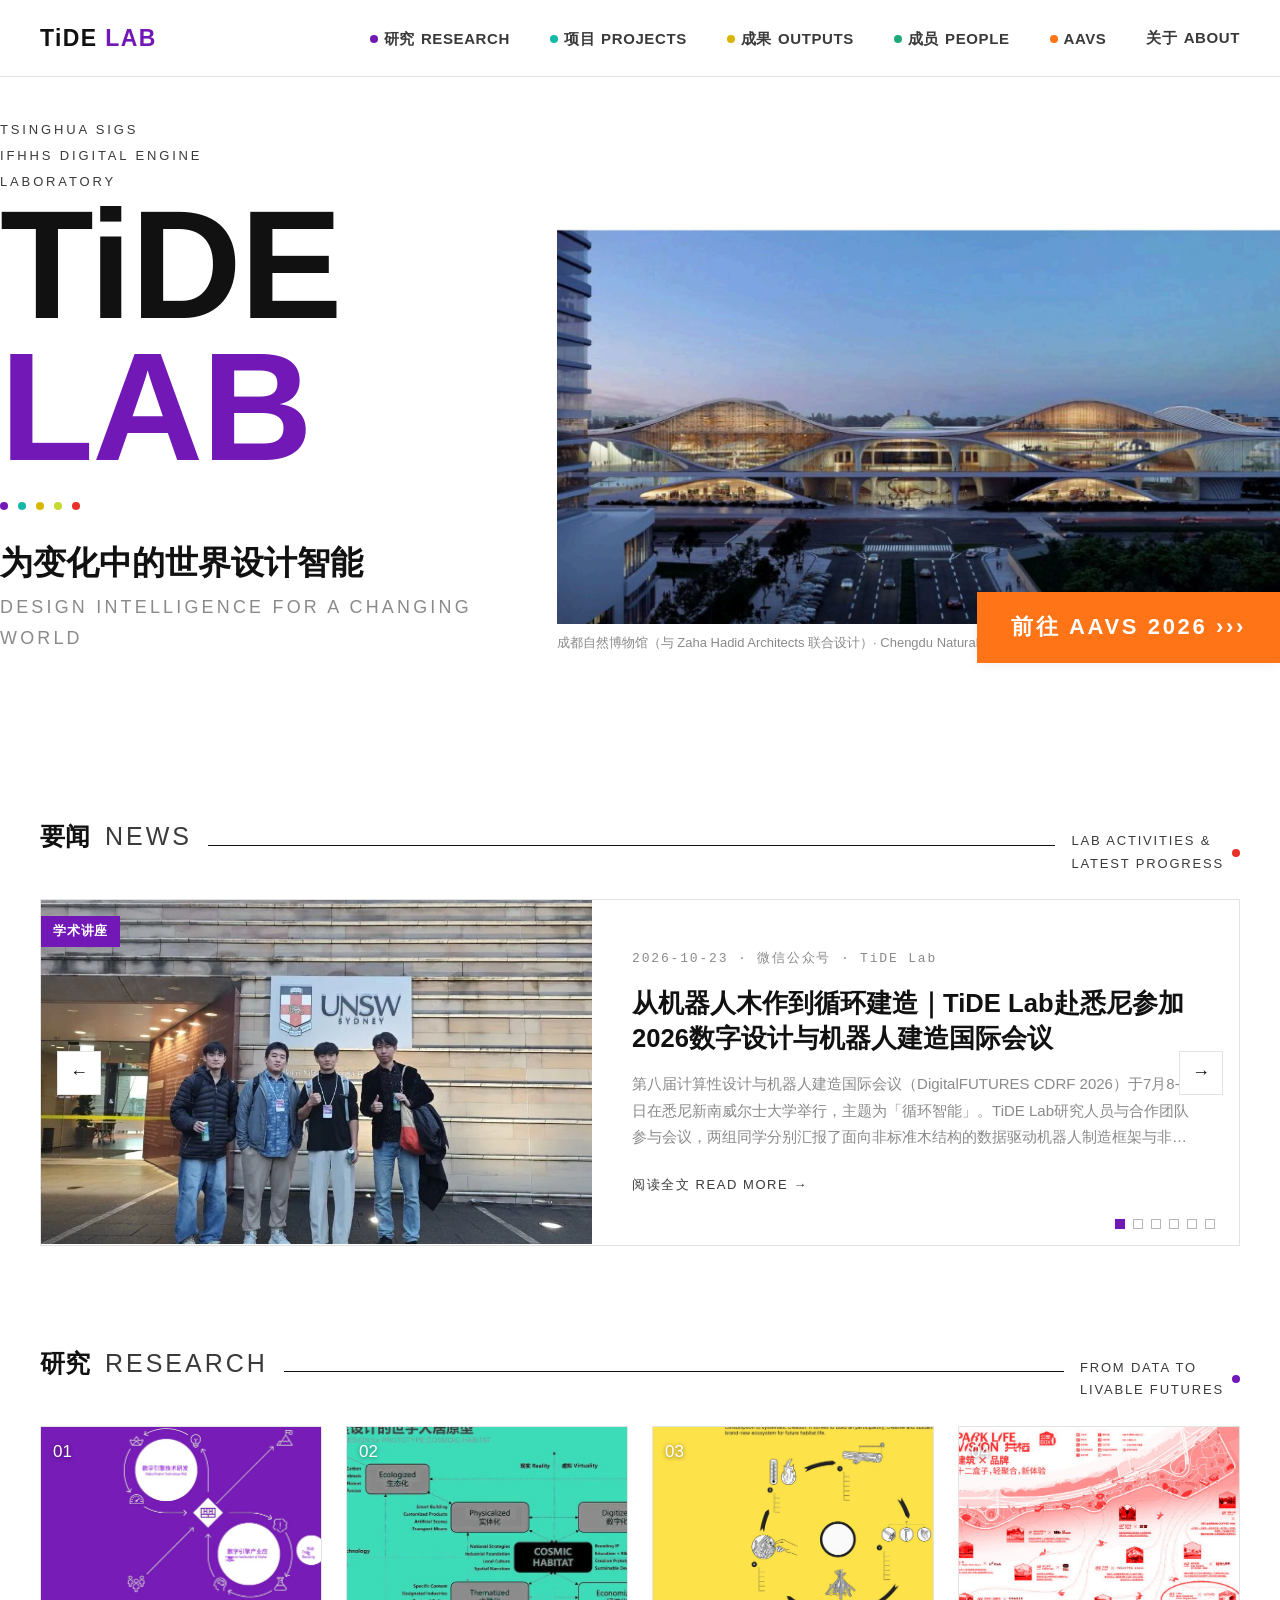
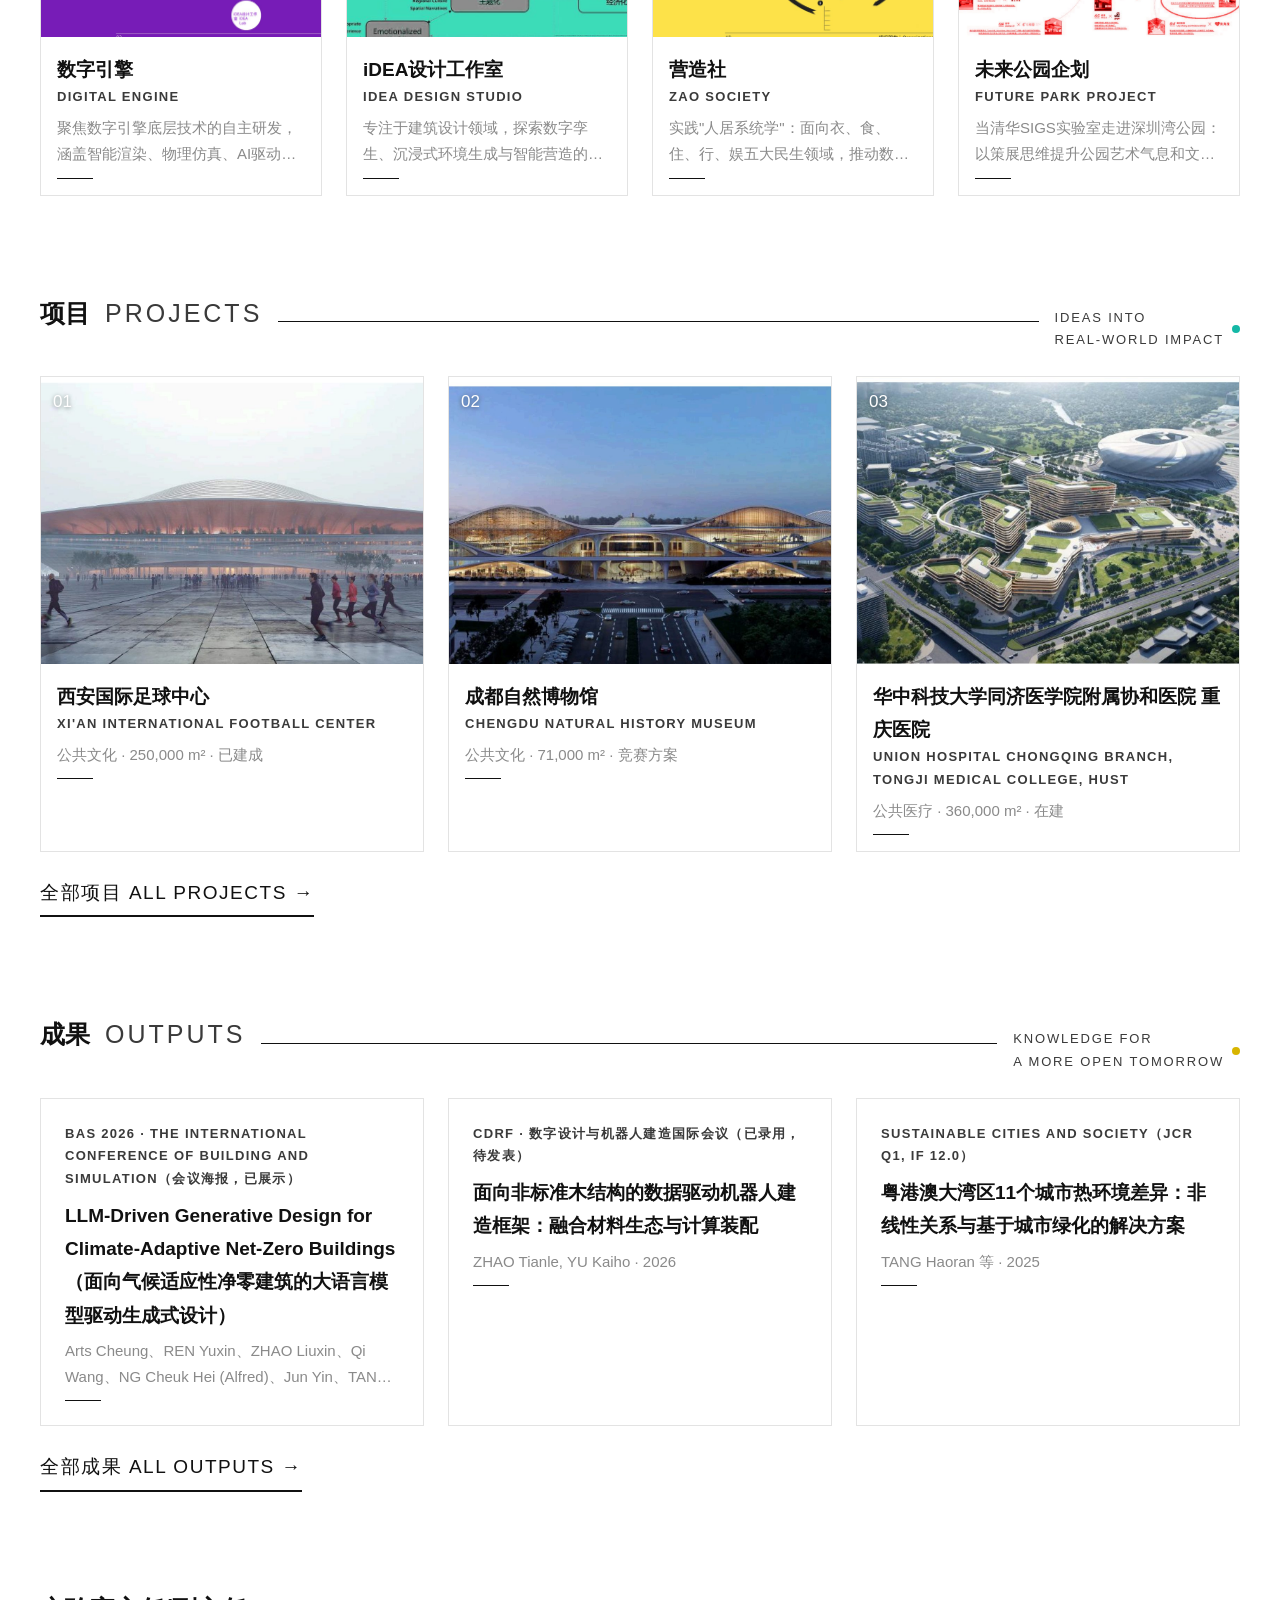
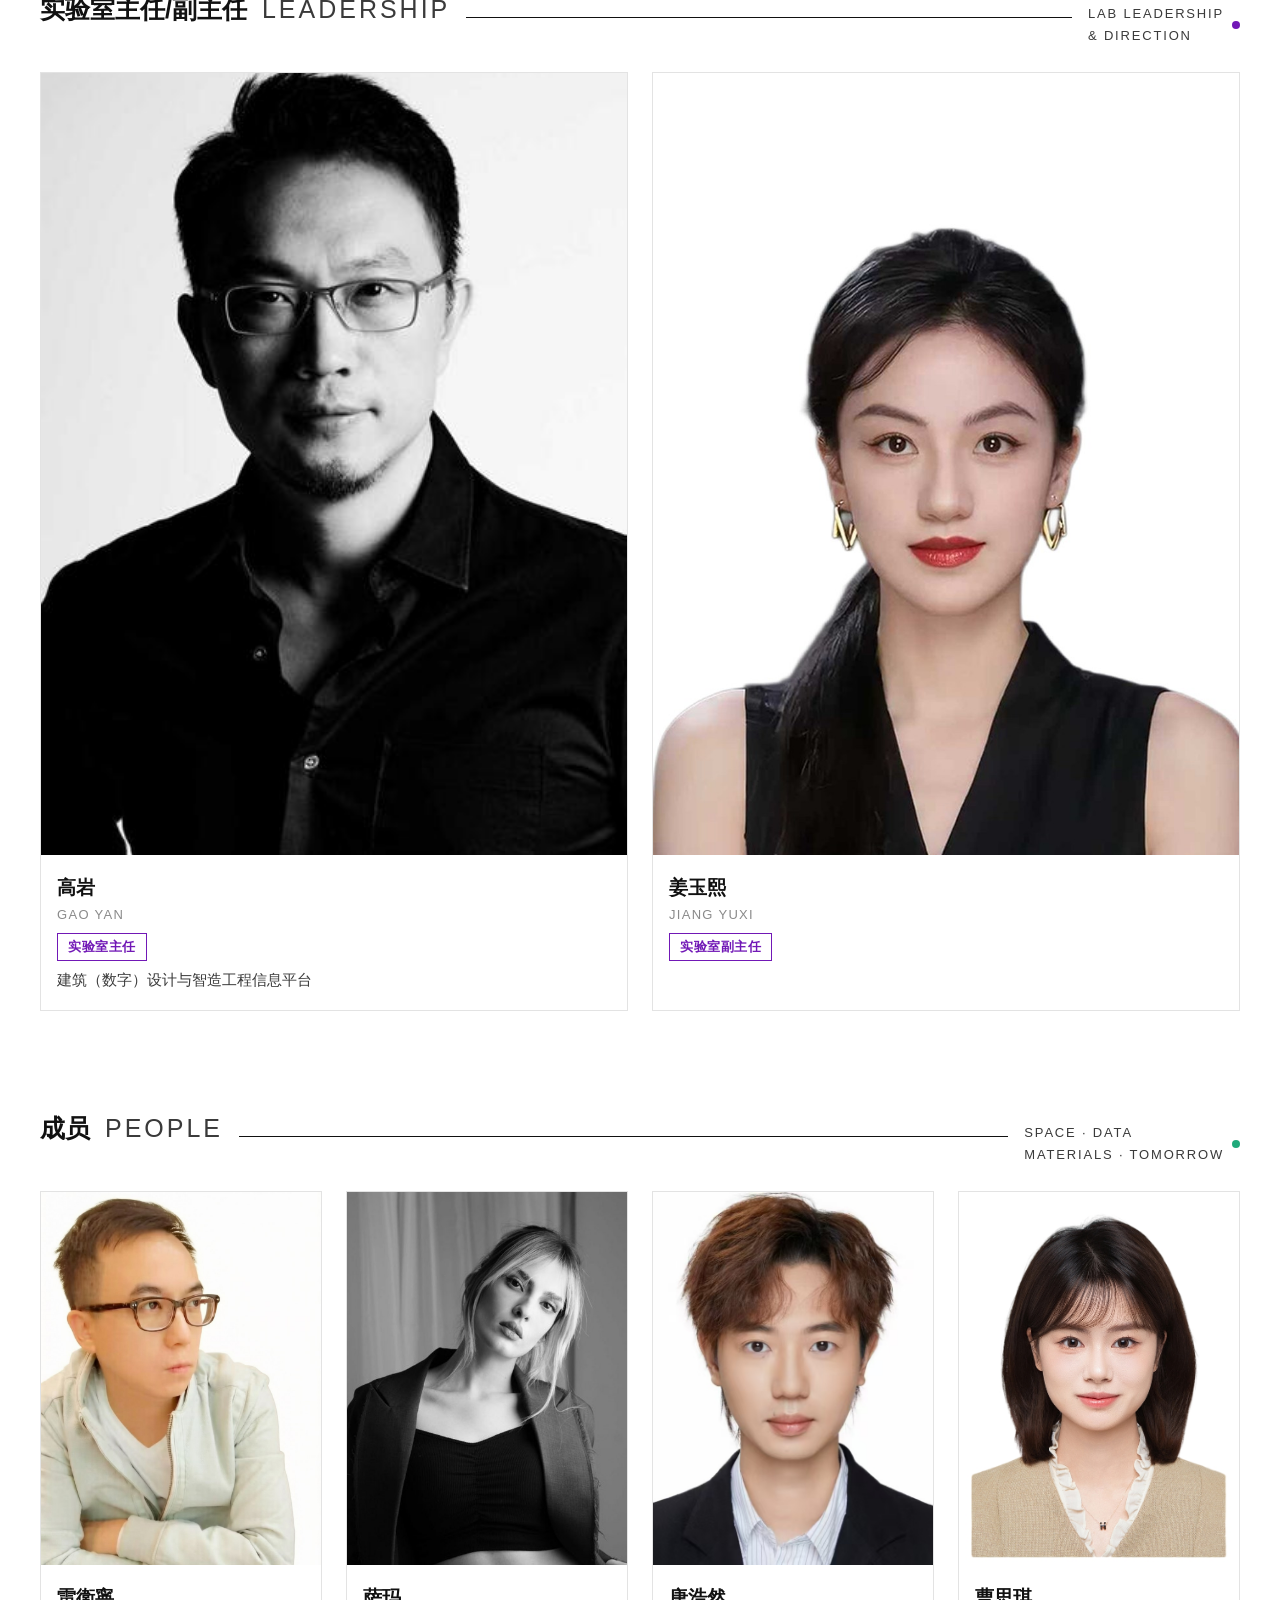
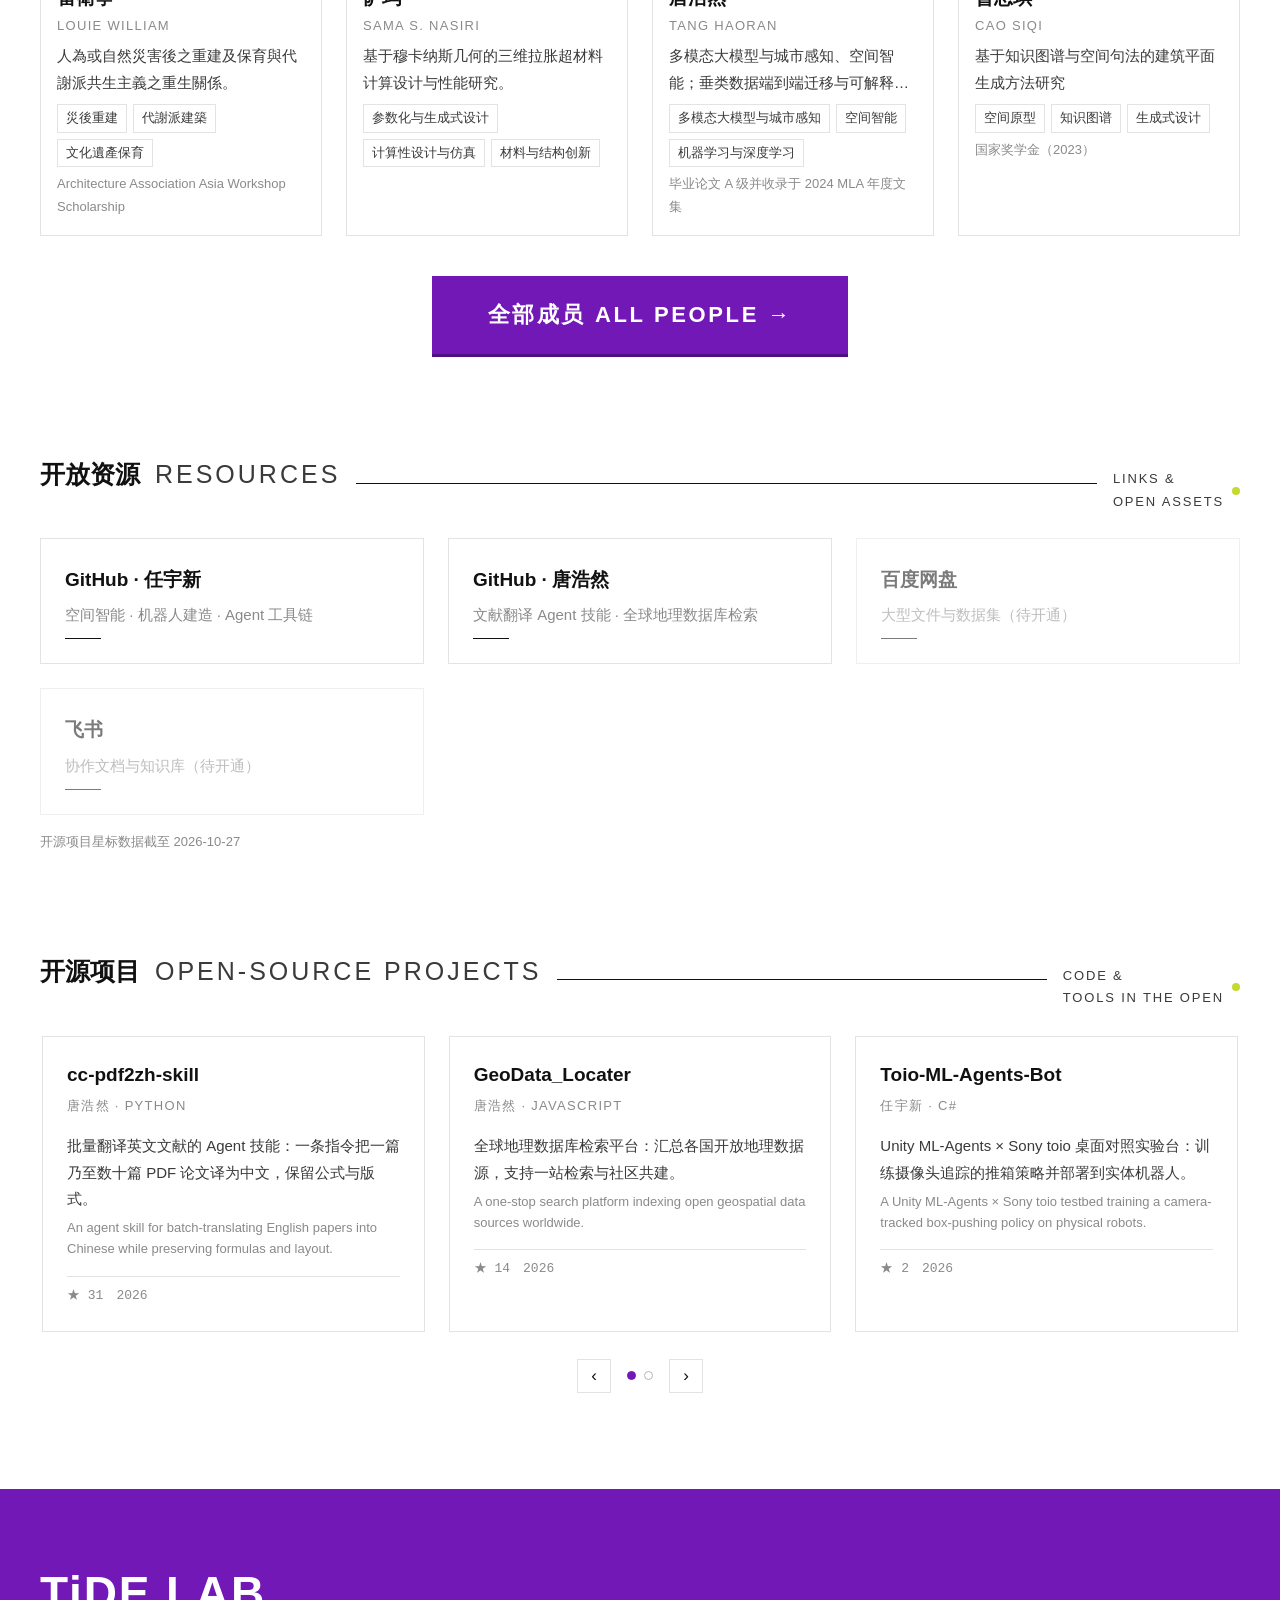
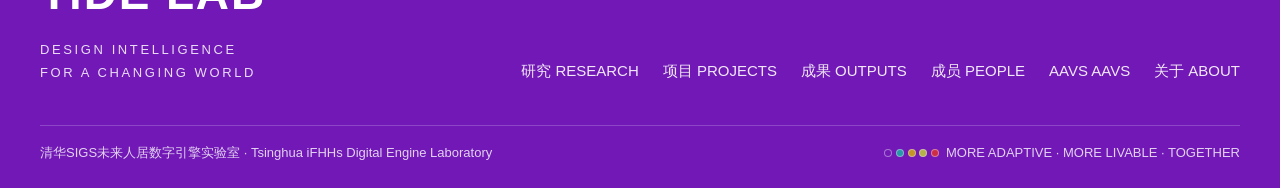
<file: index.html>
<!DOCTYPE html>
<html lang="zh-CN">
<head>
<meta charset="UTF-8">
<meta name="viewport" content="width=device-width, initial-scale=1.0">
<title>TiDE Lab · 清华SIGS未来人居数字引擎实验室</title>
<link rel="stylesheet" href="assets/css/tokens.css?v=20261029c">
<link rel="stylesheet" href="assets/css/base.css?v=20261029c">
<link rel="stylesheet" href="assets/css/news-carousel.css?v=20261029c">
<style>
/* 首页特有：放大版 AAVS 跳转按钮（TiDE Lab → AAVS 双向强入口） */
.hero-more {
  font-size: 22px !important; letter-spacing: .12em;
  background: var(--tide-orange); color: var(--bg) !important;
  padding: 16px 34px; font-weight: 900;
  box-shadow: var(--shadow);
}
.hero-more:hover { background: var(--tide-purple); color: var(--bg) !important; }
.leader-badge {
  display: inline-block; font-size: var(--fs-tiny); font-weight: 700;
  color: var(--tide-purple); border: 1px solid var(--tide-purple);
  padding: 2px 10px; margin-top: 6px; letter-spacing: .04em;
}
/* 创始人栏为半幅大卡：资料未补全时，占位字放大，避免出现大片空白像「坏图」 */
#founders-grid .photo-empty { font-size: 88px; color: var(--gray-2); }
#founders-grid .person .focus { font-size: var(--fs-small); }
/* 全部成员大按钮：成员基数大，跳转钮做大做醒目（2026-10-27） */
.people-cta-wrap { margin-top: var(--sp-4); display: flex; justify-content: center; }
.btn.people-cta {
  display: inline-flex; align-items: center; gap: 12px;
  background: var(--tide-purple); color: var(--bg);
  font-family: var(--font-en); font-size: 22px; font-weight: 900; letter-spacing: .12em;
  padding: 20px 56px; border-bottom: 3px solid var(--tide-purple-dark);
}
.btn.people-cta:hover {
  background: var(--tide-purple-dark); color: var(--bg);
  transform: translateY(-2px); box-shadow: var(--shadow);
}
/* 要闻轮播样式：assets/css/news-carousel.css（与 AAVS 副站共用） */

/* ===== 首页开源项目轮播（页面级，op- 前缀，仅用令牌，无渐变/圆角/特效） ===== */
.op-note { margin-top: var(--sp-2); font-size: var(--fs-tiny); color: var(--gray); }
.op-carousel { position: relative; }
.op-viewport { overflow: hidden; }
.op-track { display: flex; flex-wrap: nowrap; transition: transform .5s ease; will-change: transform; }
.op-page { flex: 0 0 100%; min-width: 100%; display: grid; gap: var(--sp-3); padding: 2px; }
.op-page.n3 { grid-template-columns: repeat(3, minmax(0, 1fr)); }
.op-page.n2 { grid-template-columns: repeat(2, minmax(0, 1fr)); }
.op-page.n1 { grid-template-columns: minmax(0, 1fr); }

.op-card {
  display: block; border: 1px solid var(--line); background: var(--bg);
  padding: var(--sp-3); transition: border-color .2s, box-shadow .2s;
}
.op-card:hover { border-color: var(--tide-purple); box-shadow: var(--shadow); }
.op-card .op-title { font-weight: 900; font-size: var(--fs-h3); line-height: 1.45; word-break: break-word; }
.op-card .op-sub {
  font-family: var(--font-en); font-size: var(--fs-tiny); letter-spacing: .1em;
  text-transform: uppercase; color: var(--gray); margin-top: 6px;
}
.op-card .op-desc { font-size: var(--fs-small); color: var(--ink-2); margin-top: var(--sp-2); }
.op-card .op-desc-en { font-size: var(--fs-tiny); color: var(--gray); margin-top: 6px; line-height: 1.6; }
.op-card .op-meta {
  margin-top: var(--sp-2); padding-top: var(--sp-1); border-top: 1px solid var(--line);
  display: flex; align-items: center; gap: var(--sp-2);
  font-family: var(--font-mono); font-size: var(--fs-tiny); color: var(--gray);
}

.op-ctrl { display: flex; align-items: center; justify-content: center; gap: var(--sp-2); margin-top: var(--sp-3); }
.op-arrow {
  width: 34px; height: 34px; padding: 0; border: 1px solid var(--line); background: var(--bg);
  color: var(--ink); cursor: pointer; font-family: var(--font-en); font-size: var(--fs-body);
  line-height: 1; display: flex; align-items: center; justify-content: center;
}
.op-arrow:hover { border-color: var(--tide-purple); color: var(--tide-purple); }
.op-dots { display: flex; align-items: center; gap: var(--sp-1); }
.op-dot {
  width: 9px; height: 9px; padding: 0; border: 1px solid var(--gray-2);
  background: var(--bg); border-radius: 50%; cursor: pointer;
}
.op-dot.on { background: var(--tide-purple); border-color: var(--tide-purple); }
</style>
</head>
<body data-page="home">
<div id="tide-nav"></div>

<!-- ===== 英雄区：巨型字 + Mission + 主图（参考 01-tide-homepage.png） ===== -->
<header class="hero wrap-wide">
  <div class="hero-grid">
    <div>
      <div class="hero-side-note">Tsinghua SIGS<br/>iFHHs Digital Engine<br/>Laboratory</div>
      <div class="mega">TiDE<br/><span class="accent">LAB</span></div>
      <div class="hero-dots">
        <span class="dot purple"></span><span class="dot teal"></span><span class="dot yellow"></span><span class="dot lime"></span><span class="dot red"></span>
      </div>
      <div class="hero-mission">
        <h1 id="mission-zh"></h1>
        <div class="en" id="mission-en"></div>
      </div>
    </div>
    <div class="hero-figure">
      <figure>
        <span id="hero-img"></span>
        <figcaption id="hero-cap"></figcaption>
      </figure>
      <a class="hero-more" href="aavs.html" id="hero-aavs"></a>
    </div>
  </div>
</header>

<main class="wrap">

  <!-- ===== 要闻（自动轮播） ===== -->
  <section id="news">
    <div id="sec-news-head"></div>
    <div id="news-carousel-root"></div>
  </section>

  <!-- ===== 研究方向 ===== -->
  <div id="sec-research-head"></div>
  <div class="grid c4" id="research-grid"></div>

  <!-- ===== 项目 ===== -->
  <div id="sec-projects-head"></div>
  <div class="grid c3" id="projects-grid"></div>
  <div style="margin-top:var(--sp-3)"><a class="biglink" href="projects.html">全部项目 ALL PROJECTS &rarr;</a></div>

  <!-- ===== 成果 ===== -->
  <div id="sec-outputs-head"></div>
  <div class="grid c3" id="outputs-grid"></div>
  <div style="margin-top:var(--sp-3)"><a class="biglink" href="outputs.html">全部成果 ALL OUTPUTS &rarr;</a></div>

  <!-- ===== 实验室主任/副主任（两位负责人单拎出来，独立一栏） ===== -->
  <div id="sec-founders-head"></div>
  <div class="grid c2" id="founders-grid"></div>

  <!-- ===== 成员 ===== -->
  <div id="sec-people-head"></div>
  <div class="grid c4" id="people-grid"></div>
  <!-- 全部成员跳转钮：成员基数大，做成大号实心按钮便于跳转（2026-10-27） -->
  <div class="people-cta-wrap"><a class="btn people-cta" href="people.html">全部成员 ALL PEOPLE &rarr;</a></div>

  <!-- ===== 资源外链区 ===== -->
  <div id="sec-resources-head"></div>
  <div class="grid c3" id="resources-grid"></div>
  <div class="op-note" id="resources-note"></div>

  <!-- ===== 开源项目（分页自动轮播） ===== -->
  <div id="sec-open-projects-head"></div>
  <div id="open-projects-root"></div>

</main>

<div id="tide-footer"></div>

<script src="data/site.js?v=20261029c"></script>
<script src="data/news.js?v=20261029c"></script>
<script src="data/research.js?v=20261029c"></script>
<script src="data/projects.js?v=20261029c"></script>
<script src="data/members.js?v=20261029c"></script>
<script src="data/outputs.js?v=20261029c"></script>
<script src="assets/js/ui.js?v=20261029c"></script>
<script src="assets/js/news-carousel.js?v=20261029c"></script>
<script>
(function () {
  var U = TIDE_UI, S = TIDE_SITE;

  /* 英雄区 */
  document.getElementById("mission-zh").textContent = S.missionZh;
  document.getElementById("mission-en").textContent = S.missionEn;
  document.getElementById("hero-img").innerHTML = U.img(S.heroImage, S.labNameZh);
  document.getElementById("hero-cap").textContent = S.heroImageCaption;
  document.getElementById("hero-aavs").textContent = "前往 AAVS 2026 ›››";

  /* 要闻（自动轮播：自动播放 · 无缝循环 · 悬停暂停 · 触摸滑动） */
  document.getElementById("sec-news-head").innerHTML =
    U.secHead("要闻", "NEWS", "Lab Activities &amp;<br/>Latest Progress", "red");
  TIDE_NEWS_CAROUSEL.mount(
    document.getElementById("news-carousel-root"),
    (window.TIDE_NEWS || []).filter(function (n) { return !n.sites || n.sites.indexOf("main") >= 0; })
      .sort(function (a, b) { return a.date < b.date ? 1 : -1; }),
    U, {}
  );

  /* 研究方向（四大板块） */
  document.getElementById("sec-research-head").innerHTML =
    U.secHead("研究", "RESEARCH", "From Data to<br/>Livable Futures", "purple");
  document.getElementById("research-grid").innerHTML = TIDE_RESEARCH.map(function (r) {
    return '<a class="card" href="research.html#' + r.key + '">' +
      '<div class="thumb"><span class="num">' + r.num + '</span>' + U.img(r.image, r.zh) + '</div>' +
      '<div class="body"><div class="title">' + r.zh + '</div>' +
      '<div class="title-en">' + r.en + '</div>' +
      '<div class="desc">' + r.summaryZh + '</div><div class="under"></div></div></a>';
  }).join("");

  /* 项目（取前3个） */
  document.getElementById("sec-projects-head").innerHTML =
    U.secHead("项目", "PROJECTS", "Ideas into<br/>Real-World Impact", "teal");
  document.getElementById("projects-grid").innerHTML =
    TIDE_PROJECTS.slice(0, 3).map(U.projectCard).join("");

  /* 成果（最新论文3条 + 链接） */
  document.getElementById("sec-outputs-head").innerHTML =
    U.secHead("成果", "OUTPUTS", "Knowledge for<br/>a More Open Tomorrow", "yellow");
  var pubs = TIDE_PUBLICATIONS.slice().sort(function (a, b) { return b.year - a.year; }).slice(0, 3);
  document.getElementById("outputs-grid").innerHTML = pubs.map(function (p) {
    return '<a class="card" href="outputs.html"><div class="body" style="padding:var(--sp-3)">' +
      '<div class="title-en">' + p.venue + '</div>' +
      '<div class="title" style="margin-top:8px">' + p.title + '</div>' +
      '<div class="desc">' + p.authors + ' · ' + p.year + '</div>' +
      '<div class="under"></div></div></a>';
  }).join("");

  /* 实验室主任/副主任（两位负责人单拎出来，独立成栏，位于「成果」与「成员」之间） */
  var leaders = window.TIDE_LEADERS || [TIDE_ADVISOR];
  function leaderCard(L) {
    var photo = L.photo ? '<div class="photo">' + U.img(L.photo, L.nameZh) + '</div>'
      : '<div class="photo"><div class="photo-empty">' + (L.nameZh || "TiDE").charAt(0) + '</div></div>';
    return '<a class="person" href="people.html#advisor">' + photo +
      '<div class="body"><div class="name">' + L.nameZh + '</div>' +
      '<div class="name-en">' + (L.nameEn || '') + '</div>' +
      '<span class="leader-badge">' + (L.roleLabelZh || '导师 PI') + '</span>' +
      (L.focusZh ? '<div class="focus">' + L.focusZh + '</div>' : '') +
      '</div></a>';
  }
  document.getElementById("sec-founders-head").innerHTML =
    U.secHead("实验室主任/副主任", "LEADERSHIP", "Lab Leadership<br/>&amp; Direction", "purple");
  document.getElementById("founders-grid").innerHTML = leaders.map(leaderCard).join("");

  /* 成员（不含负责人；编外合作不进入首页精选）
   * 2026-10-27 起：按 phd→master→engineer 通排的姓氏字母序取前 4 位（即 members.js 数组顺序前 4 个合格成员），
   * 不再维护 featuredIds 硬编码名单；无照片/无简介的成员自动跳过顺延。 */
  document.getElementById("sec-people-head").innerHTML =
    U.secHead("成员", "PEOPLE", "Space · Data<br/>Materials · Tomorrow", "green");
  var want = 4;
  var pool = TIDE_MEMBERS.filter(function (m) {
    return m.group !== "collaborator" && (m.photo || m.focusZh);
  });
  /* 有照片的优先（避免首页出现占位方块），组内数组顺序即姓氏字母序 */
  pool.sort(function (a, b) { return (b.photo ? 1 : 0) - (a.photo ? 1 : 0); });
  var featured = pool.slice(0, want);
  document.getElementById("people-grid").innerHTML = featured.map(U.personCard).join("");

  /* 资源外链区 */
  document.getElementById("sec-resources-head").innerHTML =
    U.secHead("开放资源", "RESOURCES", "Links &amp;<br/>Open Assets", "lime");
  document.getElementById("resources-grid").innerHTML = S.resources.map(function (r) {
    var inner = '<div class="body" style="padding:var(--sp-3)"><div class="title">' + r.name + '</div>' +
      '<div class="desc">' + r.note + '</div><div class="under"></div></div>';
    return r.url
      ? '<a class="card" href="' + r.url + '" target="_blank" rel="noopener">' + inner + '</a>'
      : '<div class="card" style="opacity:.55" title="链接待补充">' + inner + '</div>';
  }).join("");

  /* 资源区脚注：星标快照日期（数据驱动，不写死） */
  var asOf = S.openProjectsAsOf || "";
  document.getElementById("resources-note").textContent =
    asOf ? "开源项目星标数据截至 " + asOf : "";
})();

/* ===== 开源项目：分页自动轮播（页面级原生实现，不改动 news-carousel） ===== */
(function () {
  var U = TIDE_UI, S = TIDE_SITE || {};
  var head = document.getElementById("sec-open-projects-head");
  var root = document.getElementById("open-projects-root");
  if (!head || !root) return;

  head.innerHTML = U.secHead("开源项目", "OPEN-SOURCE PROJECTS", "Code &amp;<br/>Tools in the Open", "lime");

  var list = (S.openProjects || []).slice();
  if (!list.length) { root.innerHTML = U.placeholder("开源项目整理中"); return; }

  var AUTO_MS = 6500;   /* 自动播放间隔 */
  var TRANS_MS = 500;   /* 与 CSS .op-track transition 时长一致 */
  var SWIPE_MIN = 60;   /* 触摸滑动最小阈值(px) */
  var SWIPE_RATIO = 0.12; /* 触摸滑动阈值 = 视口宽度 * 该比例 */

  var perPage = 0, pages = 0, index = 0, gen = 0;
  var timer = null, paused = false, animating = false, current = null;

  /* 每页卡片数：≥1080 → 3；≥640 → 2；<640 → 1（与 base.css 断点一致） */
  function perPageFor(w) { return w >= 1080 ? 3 : (w >= 640 ? 2 : 1); }

  function esc(s) {
    return String(s == null ? "" : s)
      .replace(/&/g, "&amp;").replace(/</g, "&lt;").replace(/>/g, "&gt;")
      .replace(/"/g, "&quot;");
  }

  function cardHtml(p) {
    var sub = esc(p.author || "") + (p.lang ? " · " + esc(p.lang) : "");
    var meta = "★ " + esc(p.stars == null ? 0 : p.stars) + (p.year ? "　" + esc(p.year) : "");
    return '<a class="op-card"' + (p.url ? ' href="' + esc(p.url) + '" target="_blank" rel="noopener"' : "") + '>' +
      '<div class="op-title">' + esc(p.name) + '</div>' +
      '<div class="op-sub">' + sub + '</div>' +
      '<div class="op-desc">' + esc(p.descZh) + '</div>' +
      (p.descEn ? '<div class="op-desc-en en">' + esc(p.descEn) + '</div>' : "") +
      '<div class="op-meta">' + meta + '</div>' +
      '</a>';
  }

  function chunk(arr, n) {
    var out = [], i;
    for (i = 0; i < arr.length; i += n) out.push(arr.slice(i, i + n));
    return out;
  }

  /* 整页位移：translateX 百分比（-i * 100%），animate=false 时静默落位 */
  function setTransform(i, animate) {
    if (!current) return;
    var track = current.track;
    if (animate === false) {
      track.style.transition = "none";
      track.style.transform = "translateX(" + (-i * 100) + "%)";
      void track.offsetWidth; /* 强制提交，使下一步动画从新位置开始 */
      track.style.transition = "";
    } else {
      track.style.transition = "";
      track.style.transform = "translateX(" + (-i * 100) + "%)";
    }
  }

  function syncDots() {
    if (!current || !current.dots) return;
    var cur = ((index % pages) + pages) % pages, ds = current.dots.children, k;
    for (k = 0; k < ds.length; k++) {
      ds[k].classList[k === cur ? "add" : "remove"]("on");
      ds[k].setAttribute("aria-current", k === cur ? "true" : "false");
    }
  }

  function stopAuto() { if (timer) { window.clearInterval(timer); timer = null; } }
  function startAuto() {
    stopAuto();
    if (paused || pages <= 1) return;
    timer = window.setInterval(next, AUTO_MS);
  }
  function pause() { paused = true; stopAuto(); }
  function resume() { paused = false; startAuto(); }

  /* 释放动画锁（带代际校验，避免重建后旧回调误触发） */
  function release(g) {
    window.setTimeout(function () { if (g === gen) animating = false; }, TRANS_MS + 40);
  }

  function next() {
    if (pages <= 1 || animating) return;
    var g = gen;
    animating = true;
    index = index + 1;
    setTransform(index, true);
    syncDots();
    if (index >= pages) {
      /* 已滑到末尾克隆页（内容与第 1 页一致）→ 静默回跳，视觉无跳变 */
      window.setTimeout(function () {
        if (g !== gen) return;
        setTransform(0, false);
        index = 0;
        syncDots();
        animating = false;
      }, TRANS_MS + 20);
    } else {
      release(g);
    }
  }

  function prev() {
    if (pages <= 1 || animating) return;
    var g = gen;
    if (index === 0) {
      /* 先静默落到末尾克隆位（与第 1 页同画面），再向左滑出上一页 */
      setTransform(pages, false);
      index = pages;
    }
    animating = true;
    index = index - 1;
    setTransform(index, true);
    syncDots();
    release(g);
  }

  function goTo(i) {
    if (pages <= 1 || animating) return;
    var cur = ((index % pages) + pages) % pages;
    if (i === cur) return;
    animating = true;
    index = i;
    setTransform(index, true);
    syncDots();
    release(gen);
  }

  function onTouchStart(e) {
    if (!e.touches || e.touches.length !== 1) return;
    current.sx = e.touches[0].clientX;
    current.sy = e.touches[0].clientY;
    current.dx = 0;
  }
  function onTouchMove(e) {
    if (!e.touches || e.touches.length !== 1 || current.sx == null) return;
    current.dx = e.touches[0].clientX - current.sx;
    current.dy = e.touches[0].clientY - current.sy;
  }
  function onTouchEnd() {
    if (current.sx == null) return;
    var dx = current.dx || 0, dy = current.dy || 0;
    current.sx = null;
    if (Math.abs(dx) < Math.abs(dy)) return; /* 纵向滚动不拦截 */
    var threshold = Math.max(SWIPE_MIN, window.innerWidth * SWIPE_RATIO);
    if (dx <= -threshold) next();
    else if (dx >= threshold) prev();
  }

  /* 悬停 / 焦点 / 标签页可见性 暂停与恢复 */
  function bindCarousel(c) {
    c.on("mouseenter", pause);
    c.on("mouseleave", resume);
    c.on("focusin", pause);
    c.on("focusout", function (e) {
      try {
        if (!c.el.contains(e.relatedTarget)) resume();
      } catch (err) { resume(); }
    });
    c.viewport.addEventListener("touchstart", onTouchStart, { passive: true });
    c.viewport.addEventListener("touchmove", onTouchMove, { passive: true });
    c.viewport.addEventListener("touchend", onTouchEnd, { passive: true });
  }

  /* 重建：按窗口宽度重算每页数量与页数，回到第 1 页 */
  function build() {
    gen++;
    stopAuto();
    animating = false;
    index = 0;
    perPage = perPageFor(window.innerWidth);
    var groups = chunk(list, perPage);
    pages = groups.length;

    var multi = pages > 1;
    var pagesHtml = groups.map(function (g) {
      return '<div class="op-page n' + perPage + '">' + g.map(cardHtml).join("") + '</div>';
    }).join("");
    if (multi) {
      /* 末尾追加第 1 页克隆，实现向前无缝循环 */
      pagesHtml += '<div class="op-page n' + perPage + '" aria-hidden="true">' + groups[0].map(cardHtml).join("") + '</div>';
    }

    var ctrl = multi
      ? '<div class="op-ctrl">' +
        '<button type="button" class="op-arrow prev" aria-label="上一页">‹</button>' +
        '<div class="op-dots" role="group" aria-label="开源项目分页"></div>' +
        '<button type="button" class="op-arrow next" aria-label="下一页">›</button>' +
        '</div>'
      : "";

    root.innerHTML =
      '<div class="op-carousel" role="group" aria-roledescription="carousel" aria-label="开源项目">' +
      '<div class="op-viewport"><div class="op-track">' + pagesHtml + '</div></div>' + ctrl +
      '</div>';

    var el = root.firstChild;
    var track = el.querySelector(".op-track");
    var viewport = el.querySelector(".op-viewport");
    var dots = el.querySelector(".op-dots");
    var c = {
      el: el, track: track, viewport: viewport, dots: dots, sx: null, dx: 0, dy: 0,
      on: function (type, fn) { el.addEventListener(type, fn); }
    };
    current = c;

    if (multi) {
      var i;
      for (i = 0; i < pages; i++) {
        var b = document.createElement("button");
        b.type = "button";
        b.className = "op-dot";
        b.setAttribute("aria-label", "第 " + (i + 1) + " 页");
        b.addEventListener("click", (function (k) {
          return function () { goTo(k); };
        })(i));
        dots.appendChild(b);
      }
      var prevBtn = el.querySelector(".op-arrow.prev");
      var nextBtn = el.querySelector(".op-arrow.next");
      prevBtn.addEventListener("click", prev);
      nextBtn.addEventListener("click", next);
      c.el.addEventListener("keydown", function (e) {
        if (e.key === "ArrowLeft") prev();
        else if (e.key === "ArrowRight") next();
      });
    }

    bindCarousel(c);
    setTransform(0, false);
    syncDots();
    if (!document.hidden) startAuto();
  }

  /* 可见性变化 */
  document.addEventListener("visibilitychange", function () {
    if (document.hidden) stopAuto();
    else if (!paused) startAuto();
  });

  /* 窗口尺寸变化：150ms 防抖，断点对应的每页数量变化时重建 */
  var rTimer = null;
  window.addEventListener("resize", function () {
    if (rTimer) window.clearTimeout(rTimer);
    rTimer = window.setTimeout(function () {
      if (perPageFor(window.innerWidth) !== perPage) build();
    }, 150);
  });

  build();
})();
</script>
</body>
</html>
</file>
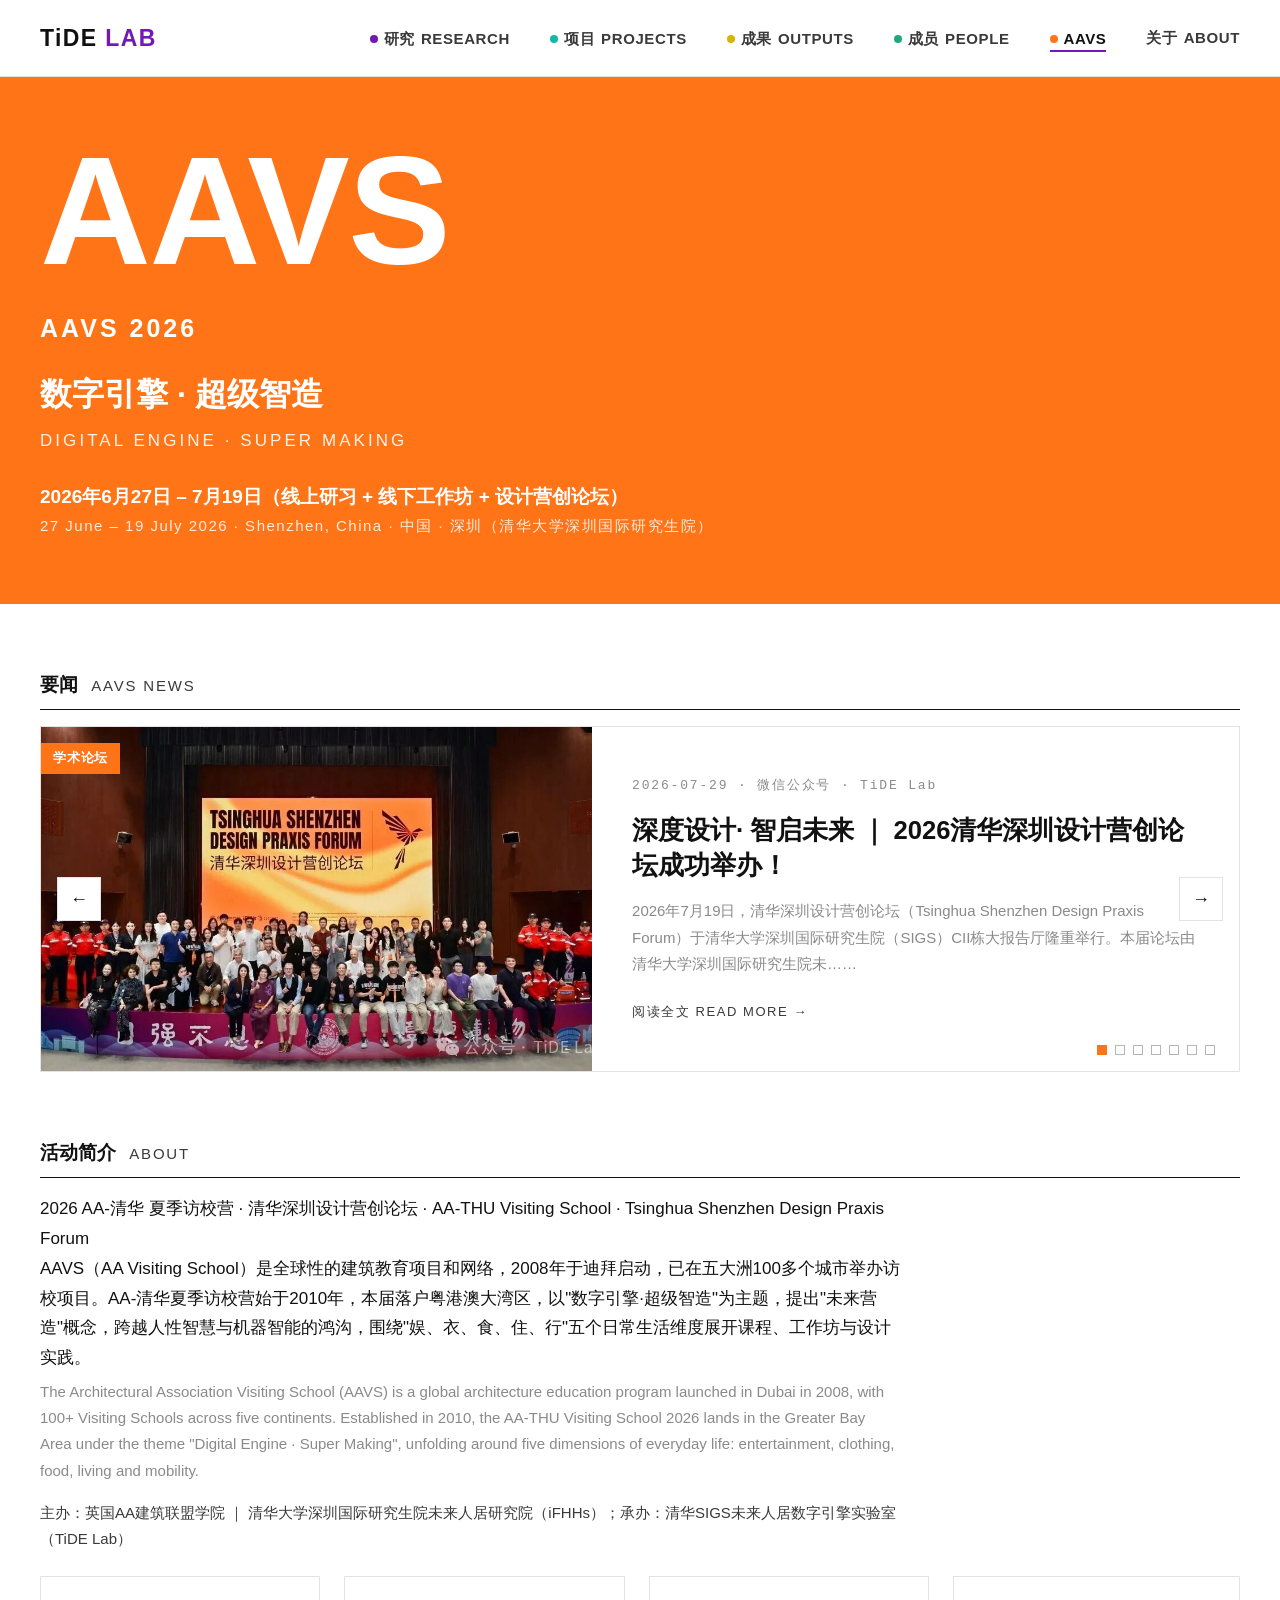
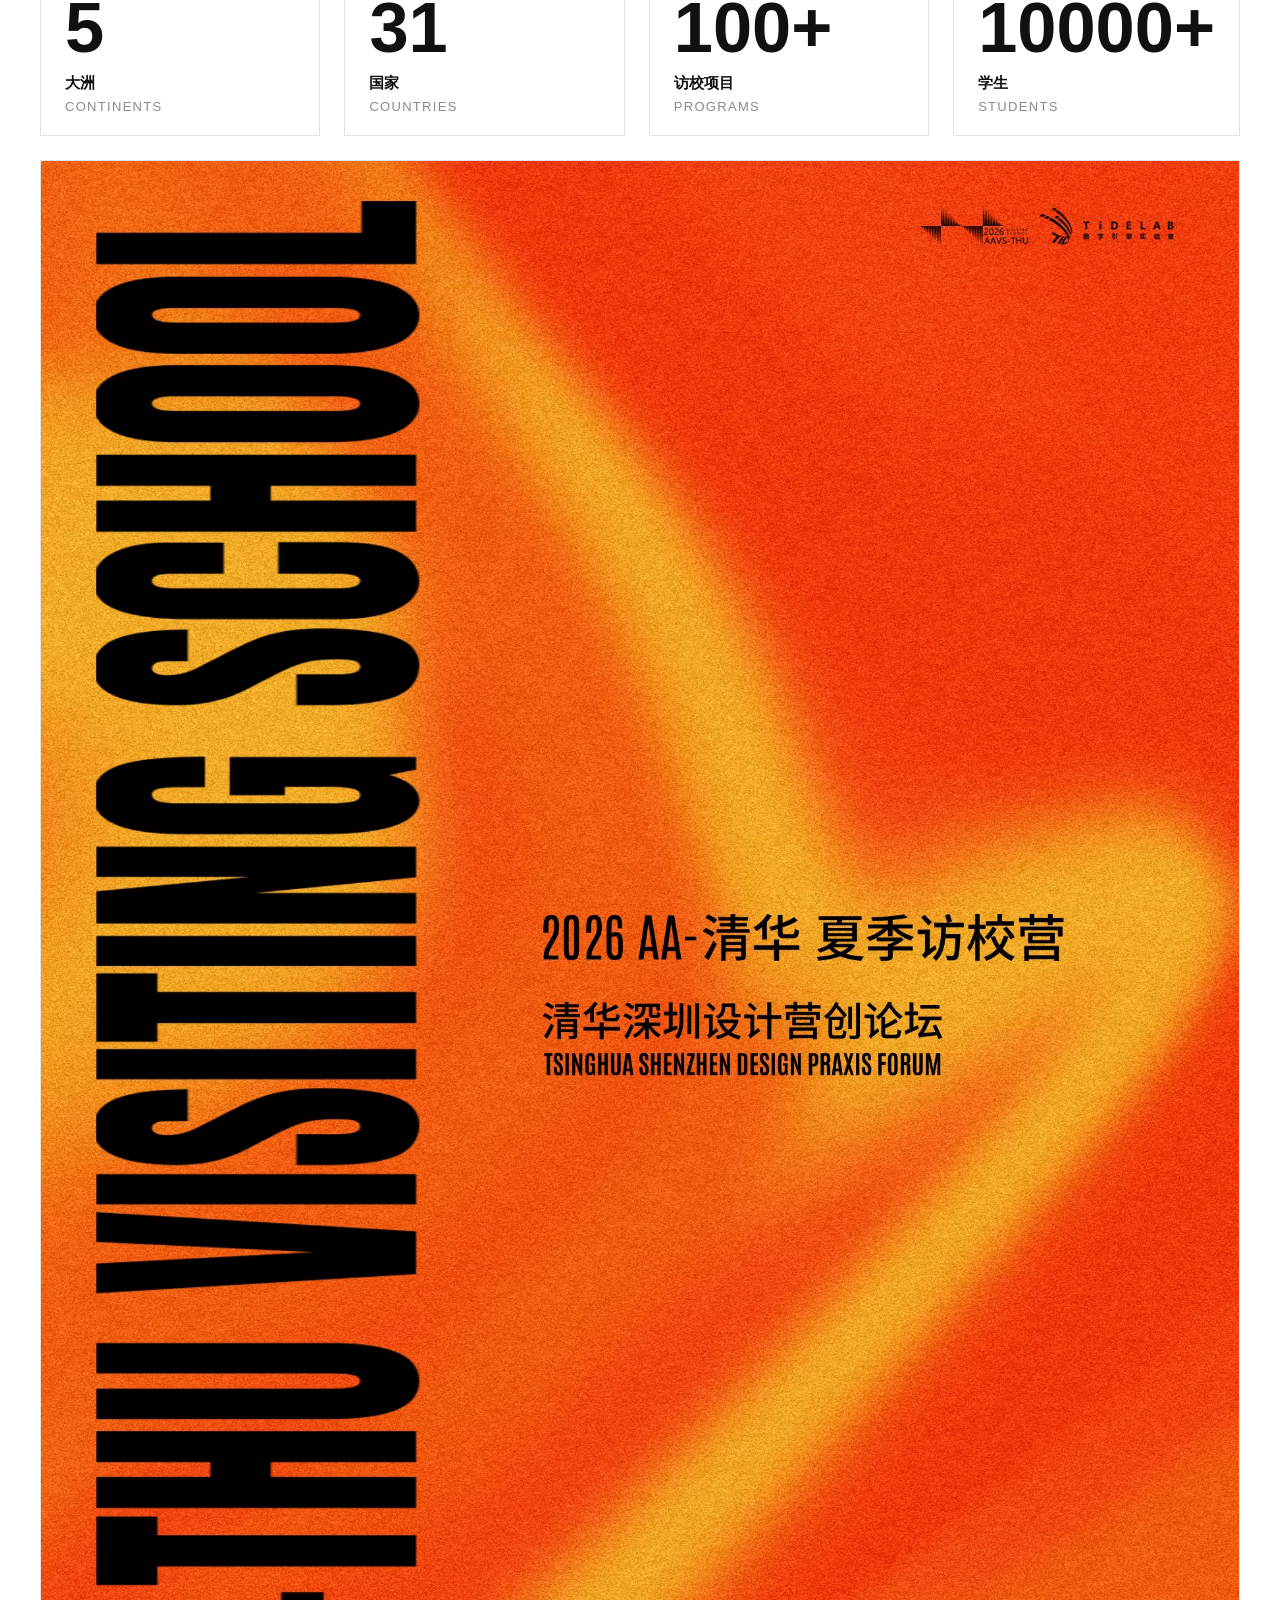
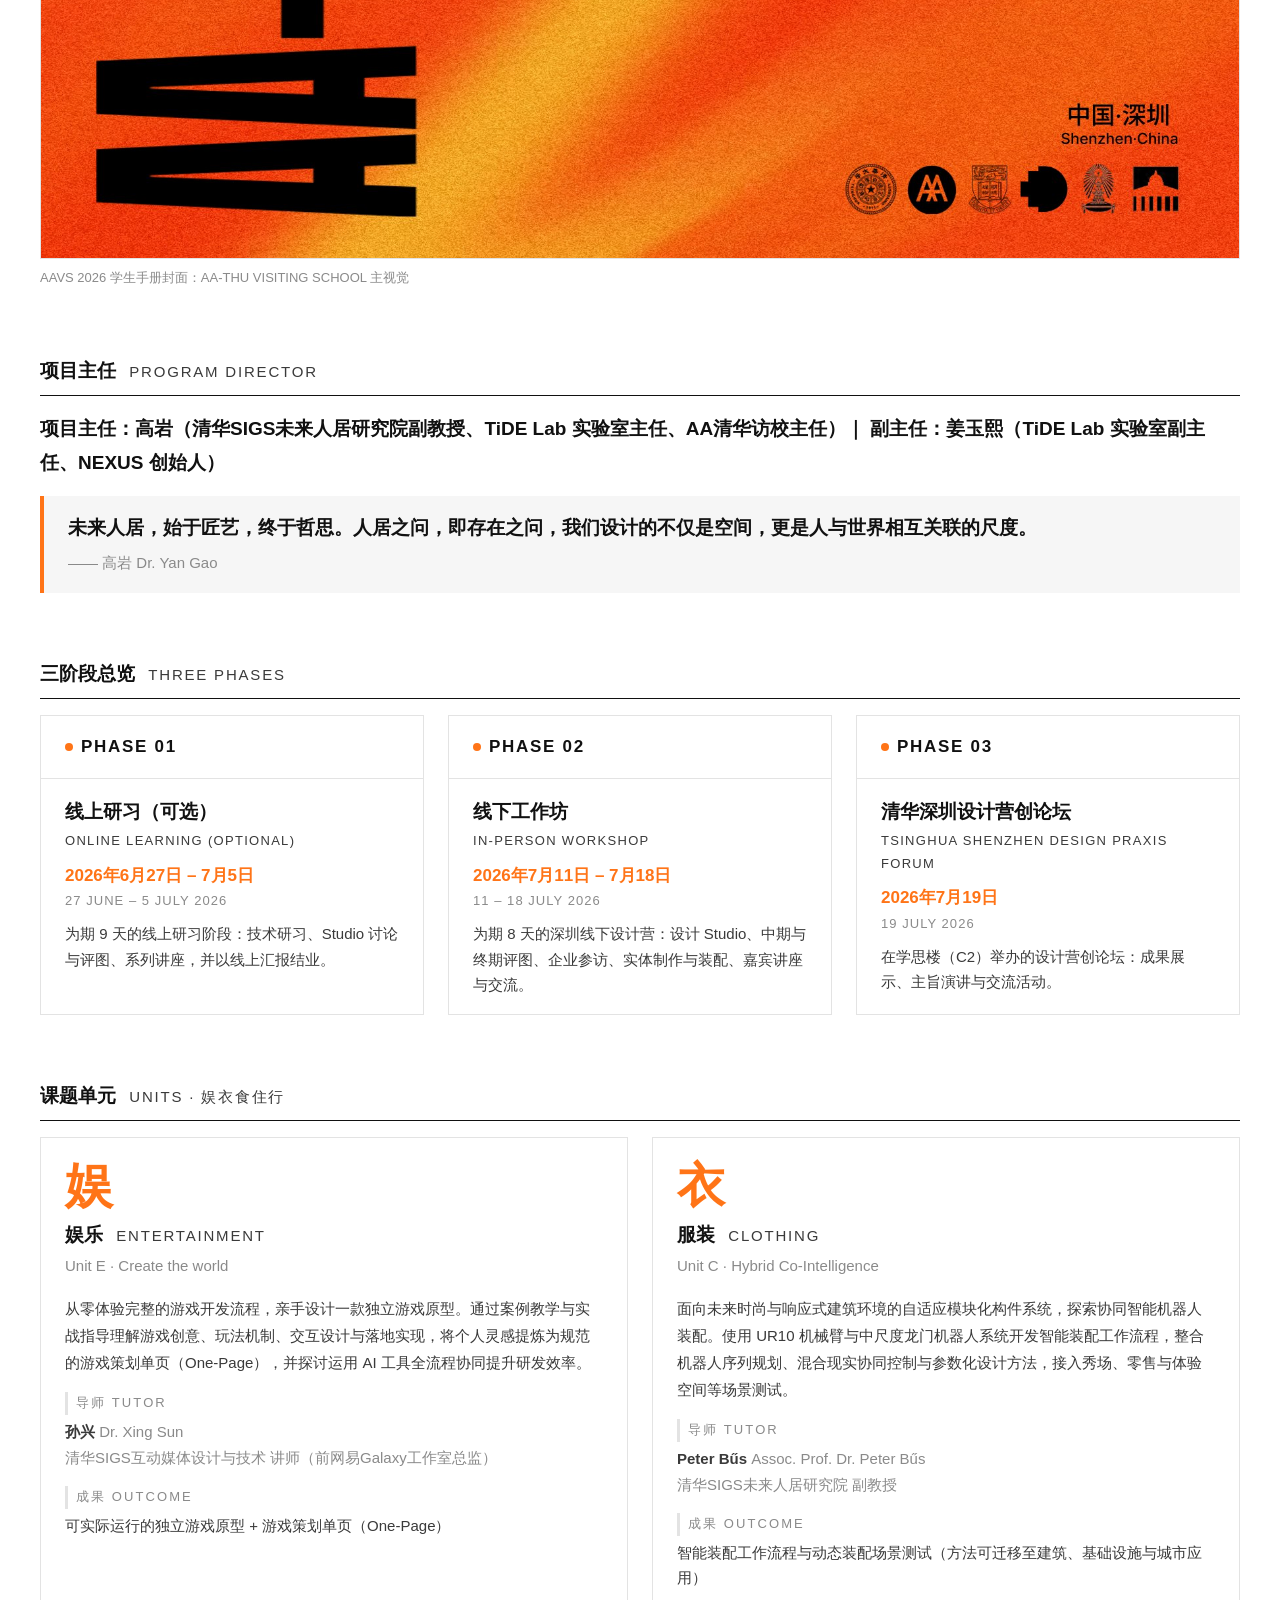
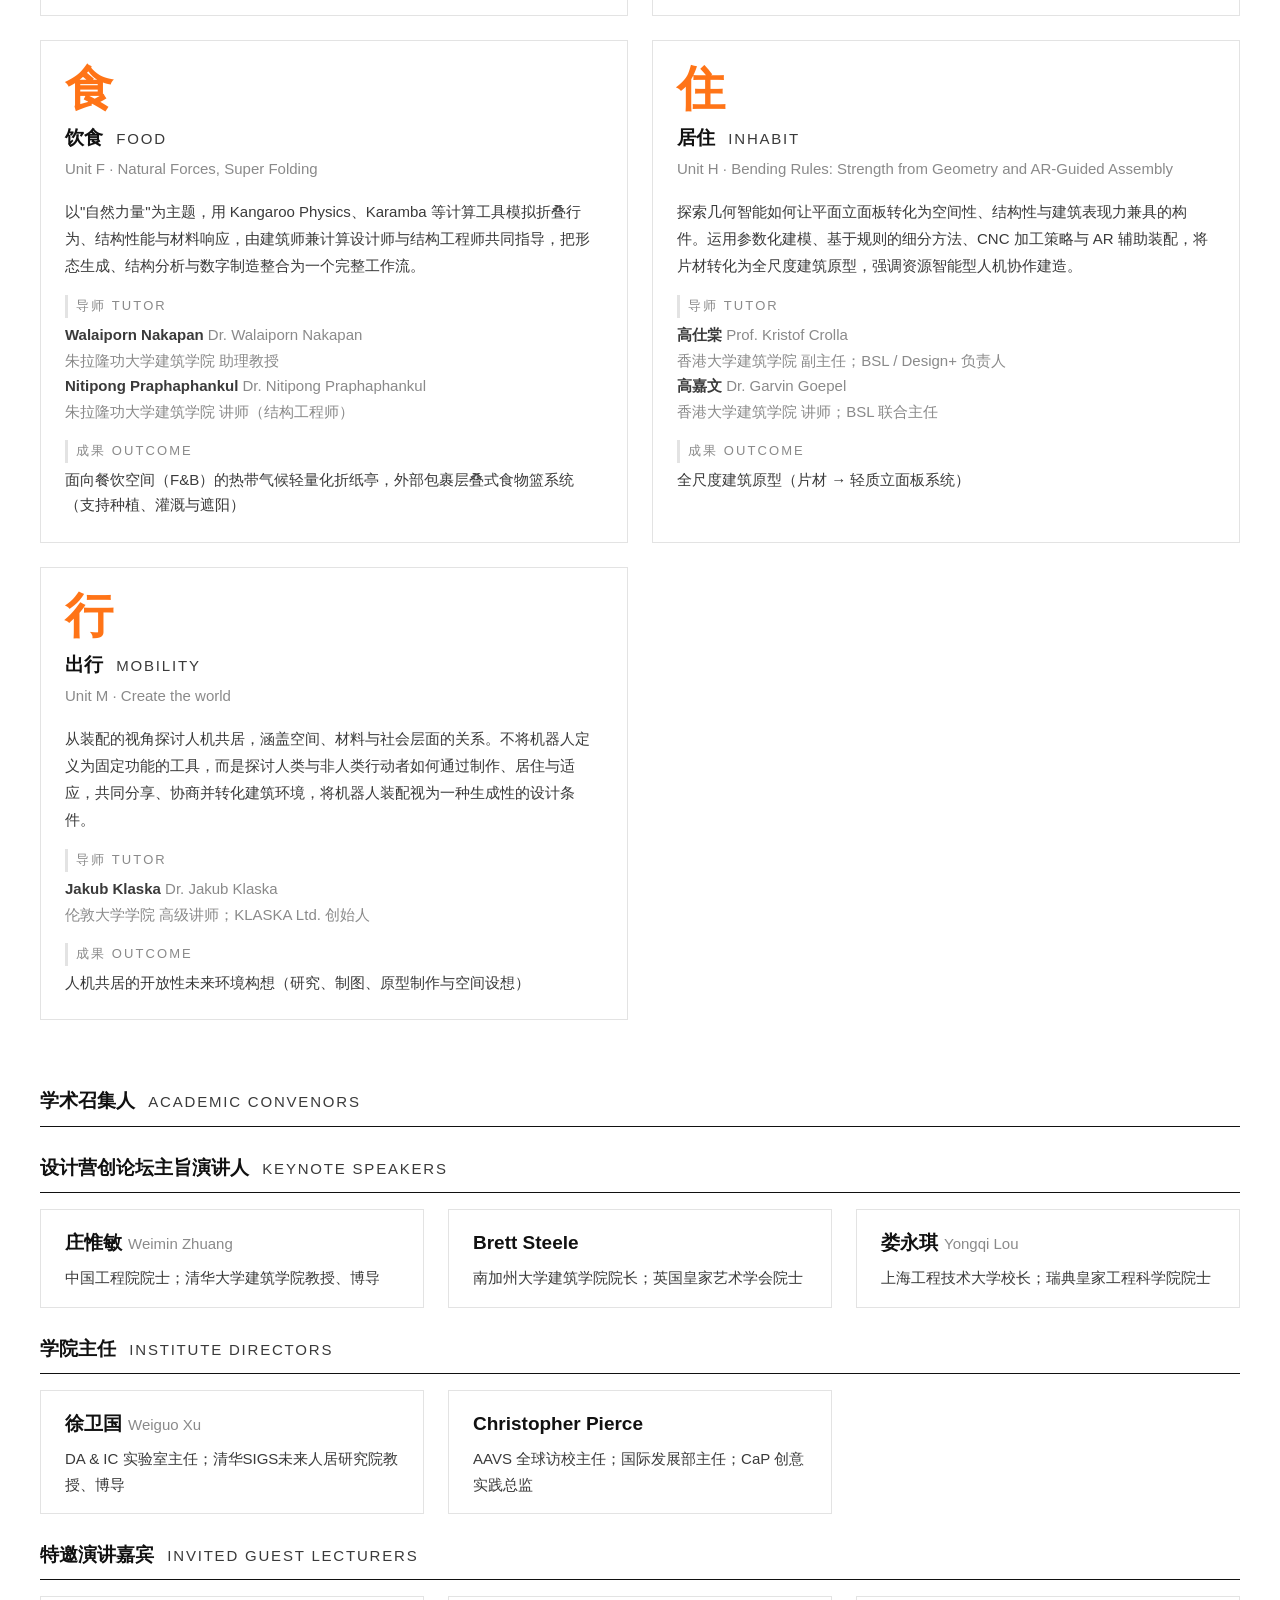
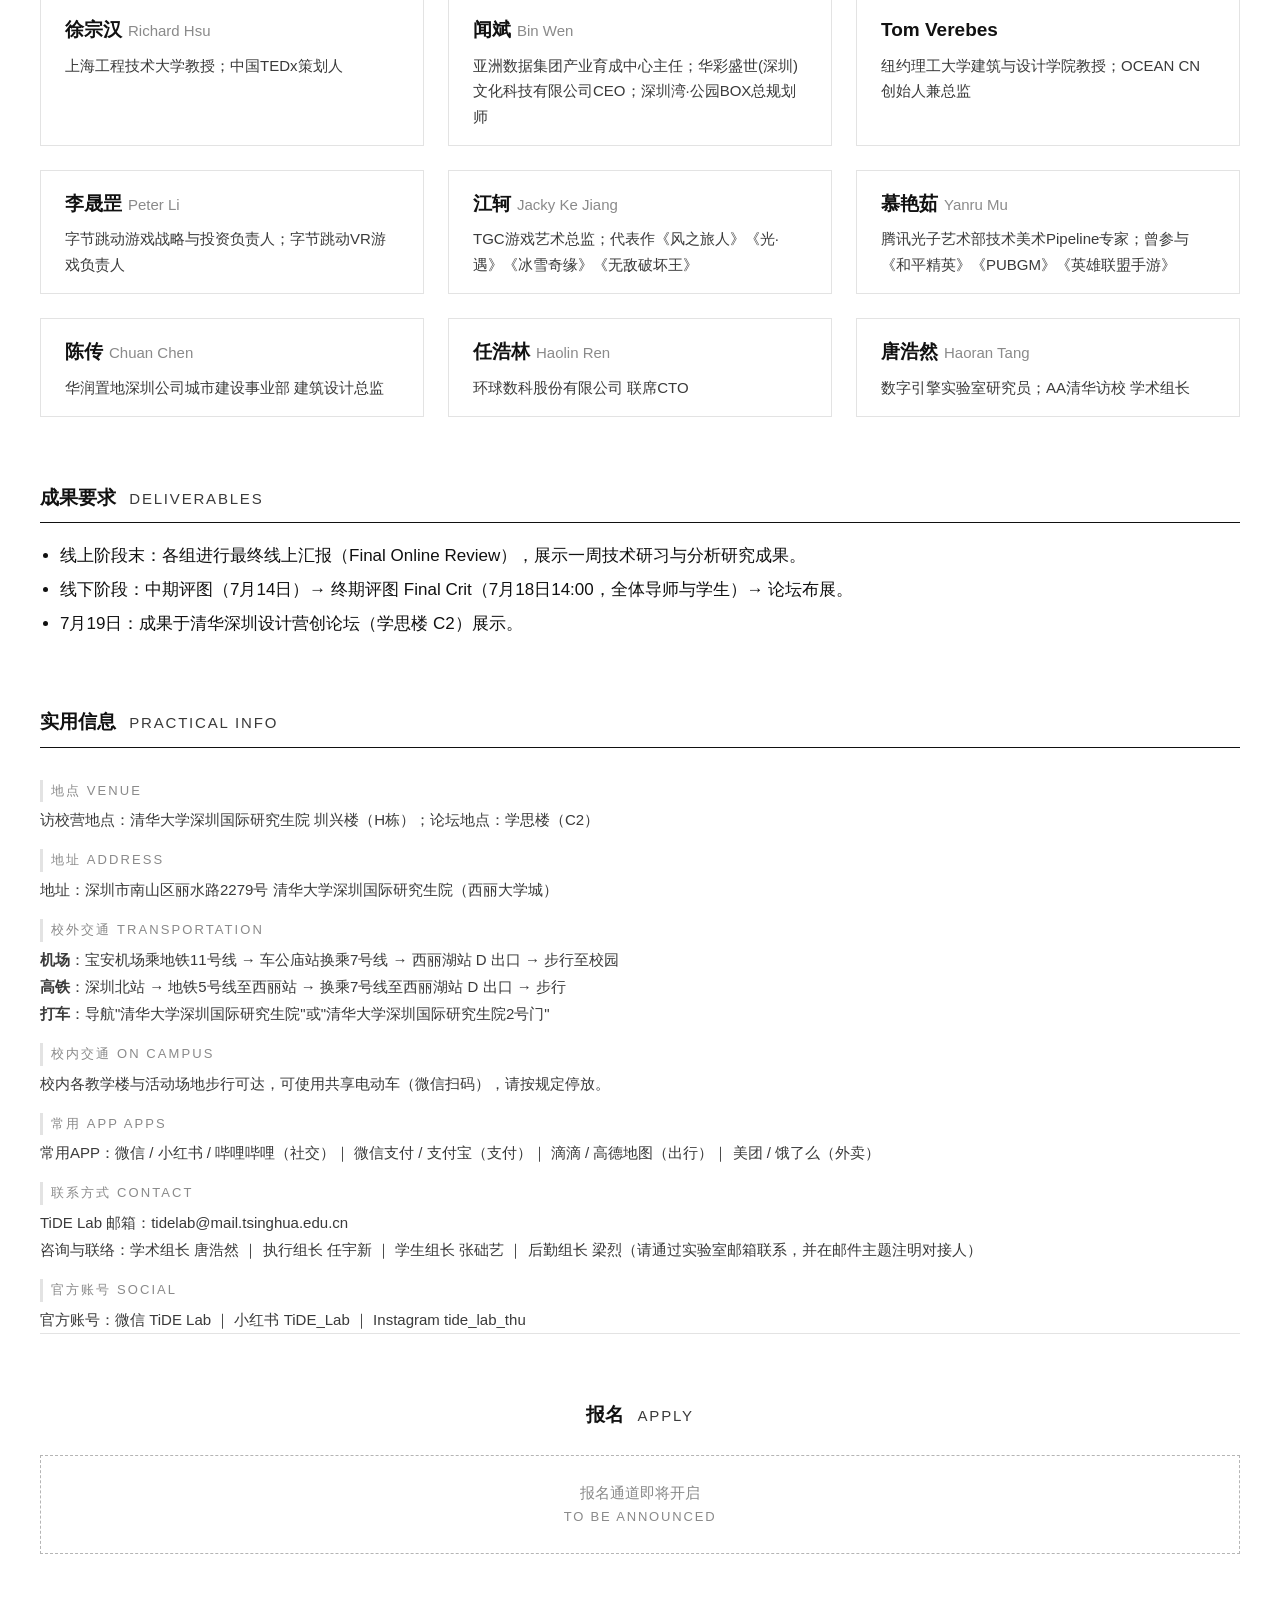
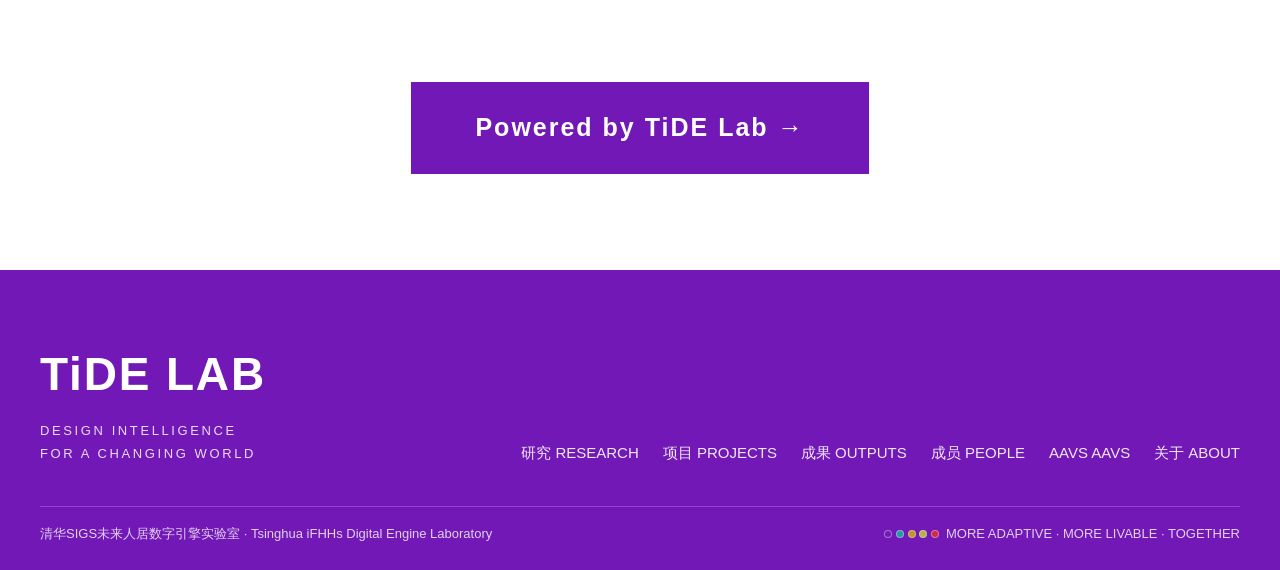
<file: aavs.html>
<!DOCTYPE html>
<html lang="zh-CN">
<head>
<meta charset="UTF-8">
<meta name="viewport" content="width=device-width, initial-scale=1.0">
<title>AAVS · TiDE Lab</title>
<link rel="stylesheet" href="assets/css/tokens.css?v=20261029c">
<link rel="stylesheet" href="assets/css/base.css?v=20261029c">
<link rel="stylesheet" href="assets/css/news-carousel.css?v=20261029c">
<style>
  /* 页面特有布局（仅用 var(--*) 令牌；品牌橙由 base.css .aavs-band 提供） */
  .aavs-band .mega { color: inherit; }
  .aavs-band .edition {
    font-family: var(--font-en); font-weight: 900; font-size: var(--fs-h2);
    letter-spacing: .12em; margin-top: var(--sp-3); text-transform: uppercase;
  }
  .aavs-band .theme { font-size: clamp(20px, 2.6vw, 32px); font-weight: 900; margin-top: var(--sp-2); }
  .aavs-band .theme-en {
    font-family: "Helvetica Neue", Arial, sans-serif; font-weight: 300;
    letter-spacing: .18em; text-transform: uppercase; opacity: .9; margin-top: 4px;
  }
  .aavs-band .dates { margin-top: var(--sp-3); font-weight: 700; font-size: var(--fs-h3); }
  .aavs-band .dates-en { font-size: var(--fs-small); opacity: .85; letter-spacing: .1em; }

  .aavs-lead { max-width: 860px; }
  .aavs-lead .p-en { color: var(--gray); font-size: var(--fs-small); margin-top: 6px; }
  .aavs-meta { font-size: var(--fs-small); color: var(--ink-2); margin-top: var(--sp-2); }

  .stat-row { display: grid; grid-template-columns: repeat(4, 1fr); gap: var(--sp-3); margin-top: var(--sp-3); }
  .stat-cell { border: 1px solid var(--line); padding: var(--sp-2) var(--sp-3); background: var(--bg); }
  .stat-cell .n { font-family: var(--font-en); font-weight: 900; font-size: var(--fs-h1); line-height: 1; }
  .stat-cell .l { font-size: var(--fs-small); font-weight: 700; margin-top: 6px; }
  .stat-cell .l-en { font-size: var(--fs-tiny); color: var(--gray); letter-spacing: .1em; text-transform: uppercase; }

  .quote-box { border-left: 4px solid var(--tide-orange); padding: var(--sp-2) var(--sp-3); background: var(--bg-soft); }
  .quote-box .q { font-size: var(--fs-h3); font-weight: 700; line-height: 1.7; }
  .quote-box .by { font-size: var(--fs-small); color: var(--gray); margin-top: 6px; }

  .phase-grid { display: grid; grid-template-columns: repeat(3, 1fr); gap: var(--sp-3); }
  .phase-card { border: 1px solid var(--line); background: var(--bg); }
  .phase-card .ph-head {
    border-bottom: 1px solid var(--line); padding: var(--sp-2) var(--sp-3);
    font-family: var(--font-en); font-weight: 900; letter-spacing: .1em;
    display: flex; align-items: center; gap: 8px;
  }
  .phase-card .ph-body { padding: var(--sp-2) var(--sp-3); }
  .phase-card .ph-title { font-weight: 900; font-size: var(--fs-h3); }
  .phase-card .ph-title-en { font-size: var(--fs-tiny); color: var(--ink-2); letter-spacing: .1em; text-transform: uppercase; margin-top: 2px; }
  .phase-card .ph-dates { font-weight: 700; margin-top: 8px; color: var(--tide-orange); }
  .phase-card .ph-dates-en { font-size: var(--fs-tiny); color: var(--gray); letter-spacing: .08em; }
  .phase-card .ph-desc { font-size: var(--fs-small); color: var(--ink-2); margin-top: 8px; line-height: 1.7; }

  .unit-grid { display: grid; grid-template-columns: repeat(2, 1fr); gap: var(--sp-3); }
  .unit-card { border: 1px solid var(--line); background: var(--bg); padding: var(--sp-3); }
  .unit-card .u-glyph { font-size: 48px; font-weight: 900; line-height: 1; color: var(--tide-orange); font-family: var(--font-zh); }
  .unit-card .u-key { font-weight: 900; font-size: var(--fs-h3); margin-top: 8px; }
  .unit-card .u-key .en { font-weight: 300; color: var(--ink-2); letter-spacing: .12em; margin-left: 8px; font-size: var(--fs-small); text-transform: uppercase; }
  .unit-card .u-title { font-size: var(--fs-small); color: var(--gray); margin-top: 2px; }
  .unit-card .u-brief { font-size: var(--fs-small); color: var(--ink-2); line-height: 1.8; margin-top: var(--sp-2); }
  .unit-card .u-k { font-size: var(--fs-tiny); letter-spacing: .16em; color: var(--gray); text-transform: uppercase; border-left: 3px solid var(--line); padding-left: 8px; margin-top: var(--sp-2); }
  .unit-card .u-v { font-size: var(--fs-small); color: var(--ink-2); margin-top: 4px; line-height: 1.7; }

  .tutor-group { margin-top: var(--sp-3); }
  .tutor-group > h4 { font-size: var(--fs-h3); font-weight: 900; border-bottom: 1px solid var(--ink); padding-bottom: 8px; }
  .tutor-group > h4 .en { font-weight: 300; color: var(--ink-2); letter-spacing: .12em; margin-left: 8px; font-size: var(--fs-small); text-transform: uppercase; }
  .tutor-grid { display: grid; grid-template-columns: repeat(3, 1fr); gap: var(--sp-3); margin-top: var(--sp-2); }
  .tutor-card { border: 1px solid var(--line); background: var(--bg); padding: var(--sp-2) var(--sp-3); }
  .tutor-card .t-name { font-weight: 900; font-size: var(--fs-h3); }
  .tutor-card .t-name .en { font-weight: 400; color: var(--gray); font-size: var(--fs-small); margin-left: 6px; }
  .tutor-card .t-title { font-size: var(--fs-small); color: var(--ink-2); margin-top: 6px; line-height: 1.7; }

  .outcome-list { margin: 0; padding-left: 20px; max-width: 860px; }
  .outcome-list li { line-height: 2; }

  .info-grid { display: grid; grid-template-columns: minmax(0, 7fr) minmax(0, 5fr); gap: var(--sp-4); align-items: start; }
  .info-grid.no-map { grid-template-columns: 1fr; }
  .info-grid figure { margin: 0; }
  .info-grid figure img { width: 100%; }
  .info-grid figcaption, .sched-fig figcaption { font-size: var(--fs-tiny); color: var(--gray); margin-top: 8px; }
  .info-blk { margin-top: var(--sp-2); }
  .info-blk .k { font-size: var(--fs-tiny); letter-spacing: .16em; color: var(--gray); text-transform: uppercase; border-left: 3px solid var(--line); padding-left: 8px; }
  .info-blk .v { font-size: var(--fs-small); color: var(--ink-2); margin-top: 4px; line-height: 1.8; }
  .sched-fig { margin: var(--sp-3) 0 0; }
  .sched-fig img { width: 100%; border: 1px solid var(--line); }

  .apply-zone { text-align: center; padding: var(--sp-5) 0; border-top: 1px solid var(--line); }
  .back-link { text-align: center; margin: var(--sp-5) 0 var(--sp-4); }
  .powered-by {
    display: inline-block; background: var(--tide-purple); color: var(--bg);
    font-weight: 900; font-size: var(--fs-h2); letter-spacing: .08em;
    padding: var(--sp-3) var(--sp-5); border-radius: var(--radius);
    transition: background .18s ease, transform .18s ease, box-shadow .18s ease;
  }
  .powered-by:hover { background: var(--tide-orange); transform: translateY(-3px); box-shadow: var(--shadow); }

  /* AAVS 要闻轮播：主题色覆盖为品牌橙 */
  #aavs-news-root .news-carousel { --news-accent: var(--tide-orange); }

  @media (max-width: 1080px) {
    .phase-grid, .tutor-grid, .unit-grid, .stat-row { grid-template-columns: 1fr; }
    .info-grid { grid-template-columns: 1fr; }
  }
</style>
</head>
<body data-page="aavs">
<div id="tide-nav"></div>

<!-- ===== AAVS 品牌头图区（橙） ===== -->
<header class="aavs-band">
  <div class="inner">
    <div class="mega">AAVS</div>
    <div class="edition" id="aavs-edition"></div>
    <div class="theme" id="aavs-theme-zh"></div>
    <div class="theme-en en" id="aavs-theme-en"></div>
    <div class="dates" id="aavs-dates-zh"></div>
    <div class="dates-en en" id="aavs-dates-en"></div>
  </div>
</header>

<main class="wrap">

  <!-- ===== 要闻（AAVS 动态 · 自动轮播） ===== -->
  <div class="blk" id="news">
    <h3>要闻 <span class="en">AAVS NEWS</span></h3>
    <div id="aavs-news-root"></div>
  </div>

  <!-- ===== 活动简介 ===== -->
  <div class="blk">
    <h3>活动简介 <span class="en">ABOUT</span></h3>
    <div class="aavs-lead">
      <p id="aavs-fullname"></p>
      <p id="aavs-desc-zh"></p>
      <p class="p-en en" id="aavs-desc-en"></p>
      <div class="aavs-meta" id="aavs-orgs"></div>
    </div>
    <div class="stat-row" id="aavs-stats"></div>
    <figure class="sched-fig" id="aavs-cover-fig" style="margin-top:var(--sp-3)"></figure>
  </div>

  <!-- ===== 项目主任 ===== -->
  <div class="blk">
    <h3>项目主任 <span class="en">PROGRAM DIRECTOR</span></h3>
    <div id="aavs-director"></div>
    <div class="quote-box" style="margin-top:var(--sp-2)" id="aavs-quote"></div>
  </div>

  <!-- ===== 三阶段总览 ===== -->
  <div class="blk">
    <h3>三阶段总览 <span class="en">THREE PHASES</span></h3>
    <div class="phase-grid" id="aavs-phases"></div>
  </div>

  <!-- ===== 课题单元 ===== -->
  <div class="blk">
    <h3>课题单元 <span class="en">UNITS · 娱衣食住行</span></h3>
    <div class="unit-grid" id="aavs-units"></div>
  </div>

  <!-- ===== 学术召集人 ===== -->
  <div class="blk">
    <h3>学术召集人 <span class="en">ACADEMIC CONVENORS</span></h3>
    <div id="aavs-convenors"></div>
  </div>

  <!-- ===== 成果要求 ===== -->
  <div class="blk">
    <h3>成果要求 <span class="en">DELIVERABLES</span></h3>
    <div id="aavs-outcomes"></div>
  </div>

  <!-- ===== 实用信息 ===== -->
  <div class="blk">
    <h3>实用信息 <span class="en">PRACTICAL INFO</span></h3>
    <div class="info-grid">
      <div id="aavs-practical"></div>
      <figure id="aavs-map"></figure>
    </div>
  </div>

  <!-- ===== 报名入口 ===== -->
  <div class="apply-zone">
    <div class="blk" style="margin-top:0">
      <h3 style="border:none">报名 <span class="en">APPLY</span></h3>
    </div>
    <div id="aavs-apply"></div>
  </div>

  <!-- ===== Powered by TiDE Lab ===== -->
  <div class="back-link">
    <a class="powered-by" href="index.html">Powered by TiDE Lab &rarr;</a>
  </div>

</main>

<div id="tide-footer"></div>

<script src="data/outputs.js?v=20261029c"></script>
<script src="data/news.js?v=20261029c"></script>
<script src="assets/js/ui.js?v=20261029c"></script>
<script src="assets/js/news-carousel.js?v=20261029c"></script>
<script>
(function () {
  var U = TIDE_UI, A = TIDE_AAVS;
  function esc(s) { return s || ""; }
  function fig(img, caption) {
    if (!img || !img.src) return U.placeholder("图片待补充");
    return U.img(img.src, caption || "") + "<figcaption>" + esc(caption || img.caption) + "</figcaption>";
  }
  function personRows(list) {
    if (!list || !list.length) return U.placeholder("名单待公布");
    return '<div class="tutor-grid">' + list.map(function (t) {
      return '<div class="tutor-card"><div class="t-name">' + esc(t.nameZh) +
        (t.nameEn ? '<span class="en">' + esc(t.nameEn) + "</span>" : "") + "</div>" +
        '<div class="t-title">' + esc(t.titleZh) + "</div></div>";
    }).join("") + "</div>";
  }

  /* 品牌头图区 */
  document.getElementById("aavs-edition").textContent = A.edition;
  document.getElementById("aavs-theme-zh").textContent = A.themeZh;
  document.getElementById("aavs-theme-en").textContent = A.themeEn;
  document.getElementById("aavs-dates-zh").textContent = A.datesZh;
  document.getElementById("aavs-dates-en").textContent = A.datesEn + (A.locationZh ? " · " + A.locationZh : "");

  /* 要闻（AAVS 动态轮播，数据源 TIDE_NEWS 中 sites 含 "aavs" 的条目） */
  TIDE_NEWS_CAROUSEL.mount(
    document.getElementById("aavs-news-root"),
    (window.TIDE_NEWS || []).filter(function (n) { return n.sites && n.sites.indexOf("aavs") >= 0; })
      .sort(function (a, b) { return a.date < b.date ? 1 : -1; }),
    U, { siteParam: "aavs" }
  );

  /* 活动简介 */
  document.getElementById("aavs-fullname").textContent = A.fullNameZh + " · " + A.fullNameEn;
  document.getElementById("aavs-desc-zh").textContent = A.descZh;
  document.getElementById("aavs-desc-en").textContent = A.descEn;
  document.getElementById("aavs-orgs").textContent =
    (A.organizersZh || "") + (A.operatorZh ? "；" + A.operatorZh : "");

  /* 数据条 */
  document.getElementById("aavs-cover-fig").innerHTML = fig(A.images && A.images.cover, A.images && A.images.cover && A.images.cover.caption);
  var statsEl = document.getElementById("aavs-stats");
  if (A.stats && A.stats.length) {
    statsEl.innerHTML = A.stats.map(function (s) {
      return '<div class="stat-cell"><div class="n">' + esc(s.num) + "</div>" +
        '<div class="l">' + esc(s.labelZh) + '</div><div class="l-en en">' + esc(s.labelEn) + "</div></div>";
    }).join("");
  } else {
    statsEl.innerHTML = U.placeholder();
  }

  /* 项目主任 + 寄语 */
  var dirEl = document.getElementById("aavs-director");
  if (A.directorZh) {
    dirEl.innerHTML = '<div style="font-weight:700;font-size:var(--fs-h3);line-height:1.8">' + esc(A.directorZh) + "</div>";
  } else {
    dirEl.innerHTML = U.placeholder();
  }
  var quoteEl = document.getElementById("aavs-quote");
  if (A.directorQuoteZh) {
    quoteEl.innerHTML = '<div class="q">' + esc(A.directorQuoteZh) + '</div><div class="by">' + esc(A.directorQuoteBy) + "</div>";
  } else {
    quoteEl.style.display = "none";
  }

  /* 三阶段总览 */
  var phEl = document.getElementById("aavs-phases");
  if (A.phases && A.phases.length) {
    phEl.innerHTML = A.phases.map(function (p) {
      return '<div class="phase-card"><div class="ph-head"><span class="dot orange"></span>PHASE ' + esc(p.num) + "</div>" +
        '<div class="ph-body"><div class="ph-title">' + esc(p.zh) + '</div>' +
        '<div class="ph-title-en en">' + esc(p.en) + "</div>" +
        '<div class="ph-dates">' + esc(p.datesZh) + '</div><div class="ph-dates-en en">' + esc(p.datesEn) + "</div>" +
        '<div class="ph-desc">' + esc(p.descZh) + "</div></div></div>";
    }).join("");
  } else {
    phEl.innerHTML = U.placeholder("详细日程待公布");
  }

  /* 课题单元 */
  var unitsEl = document.getElementById("aavs-units");
  if (A.units && A.units.length) {
    unitsEl.innerHTML = A.units.map(function (u) {
      var tutors = (u.tutors || []).map(function (t) {
        return "<div><strong>" + esc(t.nameZh) + "</strong>" +
          (t.nameEn && t.nameEn !== t.nameZh ? ' <span class="en" style="color:var(--gray)">' + esc(t.nameEn) + "</span>" : "") +
          '<br><span style="color:var(--gray)">' + esc(t.titleZh) + "</span></div>";
      }).join("");
      return '<div class="unit-card"><div class="u-glyph">' + esc(u.glyph) + "</div>" +
        '<div class="u-key">' + esc(u.keyZh) + ' <span class="en">' + esc(u.keyEn) + "</span></div>" +
        '<div class="u-title">' + esc(u.code) + " · " + esc(u.title) + "</div>" +
        '<div class="u-brief">' + esc(u.briefZh) + "</div>" +
        '<div class="u-k">导师 TUTOR</div><div class="u-v">' + tutors + "</div>" +
        (u.outcomeZh ? '<div class="u-k">成果 OUTCOME</div><div class="u-v">' + esc(u.outcomeZh) + "</div>" : "") +
        "</div>";
    }).join("");
  } else {
    unitsEl.innerHTML = U.placeholder("课题单元待公布");
  }

  /* 学术召集人 */
  var cvEl = document.getElementById("aavs-convenors");
  var C = A.convenors || {};
  var cvHtml = "";
  cvHtml += '<div class="tutor-group"><h4>设计营创论坛主旨演讲人 <span class="en">Keynote Speakers</span></h4>' + personRows(C.keynotes) + "</div>";
  cvHtml += '<div class="tutor-group"><h4>学院主任 <span class="en">Institute Directors</span></h4>' + personRows(C.instituteDirectors) + "</div>";
  cvHtml += '<div class="tutor-group"><h4>特邀演讲嘉宾 <span class="en">Invited Guest Lecturers</span></h4>' + personRows(C.guestLecturers) + "</div>";
  cvEl.innerHTML = cvHtml;

  /* 成果要求 */
  var ocEl = document.getElementById("aavs-outcomes");
  if (A.outcomes && A.outcomes.length) {
    ocEl.innerHTML = '<ul class="outcome-list">' + A.outcomes.map(function (o) { return "<li>" + esc(o) + "</li>"; }).join("") + "</ul>";
  } else {
    ocEl.innerHTML = U.placeholder("成果要求待公布");
  }

  /* 实用信息 */
  var P = A.practicalInfo || {};
  var pHtml = "";
  function infoBlk(k, v) {
    return '<div class="info-blk"><div class="k">' + esc(k) + '</div><div class="v">' + esc(v) + "</div></div>";
  }
  if (P.venueZh) pHtml += infoBlk("地点 VENUE", P.venueZh);
  if (P.addressZh) pHtml += infoBlk("地址 ADDRESS", P.addressZh);
  if (P.transport && P.transport.length) {
    pHtml += '<div class="info-blk"><div class="k">校外交通 TRANSPORTATION</div><div class="v">' +
      P.transport.map(function (t) { return "<strong>" + esc(t.k) + "</strong>：" + esc(t.v); }).join("<br>") + "</div></div>";
  }
  if (P.campusZh) pHtml += infoBlk("校内交通 ON CAMPUS", P.campusZh);
  if (P.appsZh) pHtml += infoBlk("常用 APP APPS", P.appsZh);
  if (P.contacts && P.contacts.length) {
    pHtml += '<div class="info-blk"><div class="k">联系方式 CONTACT</div><div class="v">' +
      P.contacts.map(function (c) { return esc(c.k) + "：" + esc(c.v); }).join("<br>") + "</div></div>";
  }
  if (P.socialZh) pHtml += infoBlk("官方账号 SOCIAL", P.socialZh);
  document.getElementById("aavs-practical").innerHTML = pHtml || U.placeholder("实用信息整理中");

  /* 校园地图：2026-09-30 原配图为手册第12页内页（非校园地图），已下线待替换。
     补上正确地图（A.images.campusMap 带 src）后自动恢复正常两列渲染。 */
  var mapEl = document.getElementById("aavs-map");
  var mapImg = A.images && A.images.campusMap;
  if (mapImg && mapImg.src) {
    mapEl.innerHTML = fig(mapImg, mapImg.caption);
  } else {
    mapEl.style.display = "none";
    mapEl.parentNode.classList.add("no-map");
  }

  /* 报名入口：applyUrl > applyEmail > 占位 */
  var applyEl = document.getElementById("aavs-apply");
  if (A.applyUrl) {
    applyEl.innerHTML = '<a class="btn orange" href="' + A.applyUrl + '" target="_blank" rel="noopener">立即报名 APPLY NOW</a>';
  } else if (A.applyEmail) {
    applyEl.innerHTML = '<a class="btn orange" href="mailto:' + A.applyEmail + '">邮件报名 ' + A.applyEmail + "</a>";
  } else {
    applyEl.innerHTML = U.placeholder("报名通道即将开启");
  }
})();
</script>
</body>
</html>
</file>
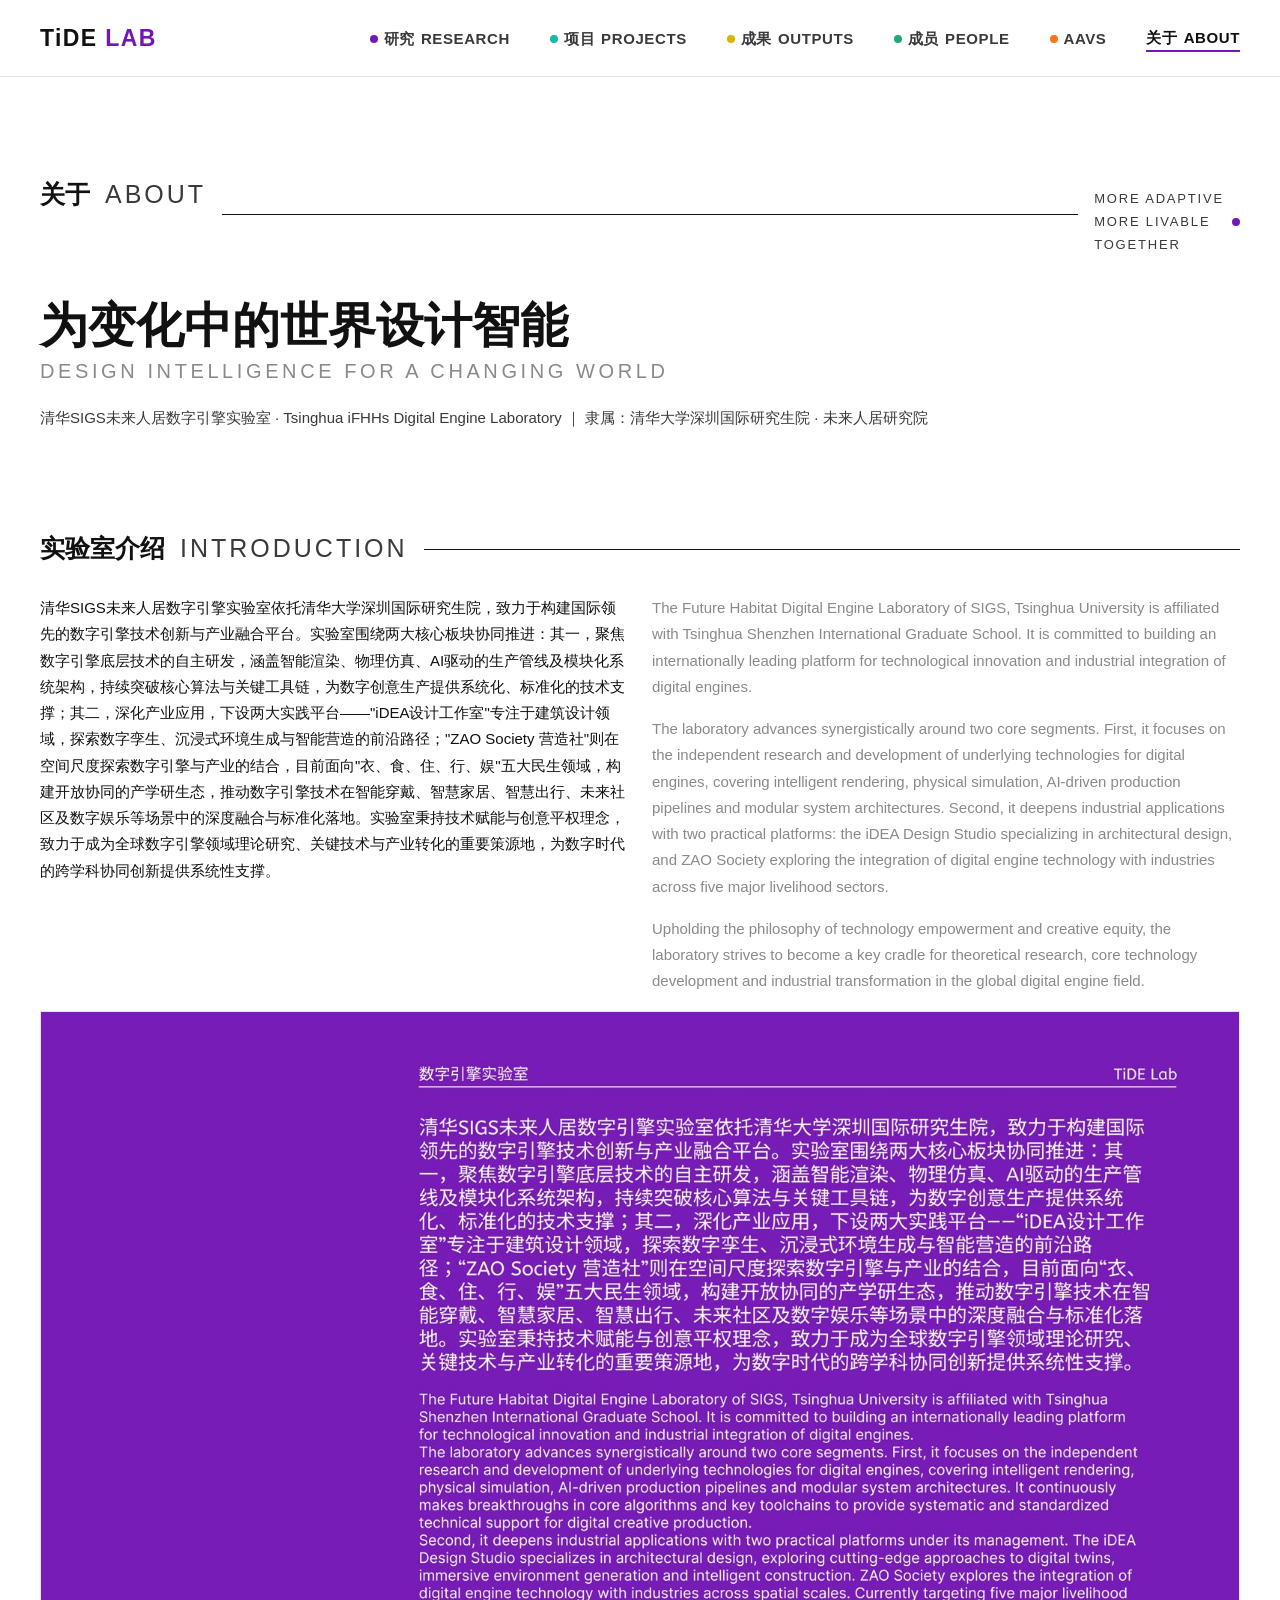
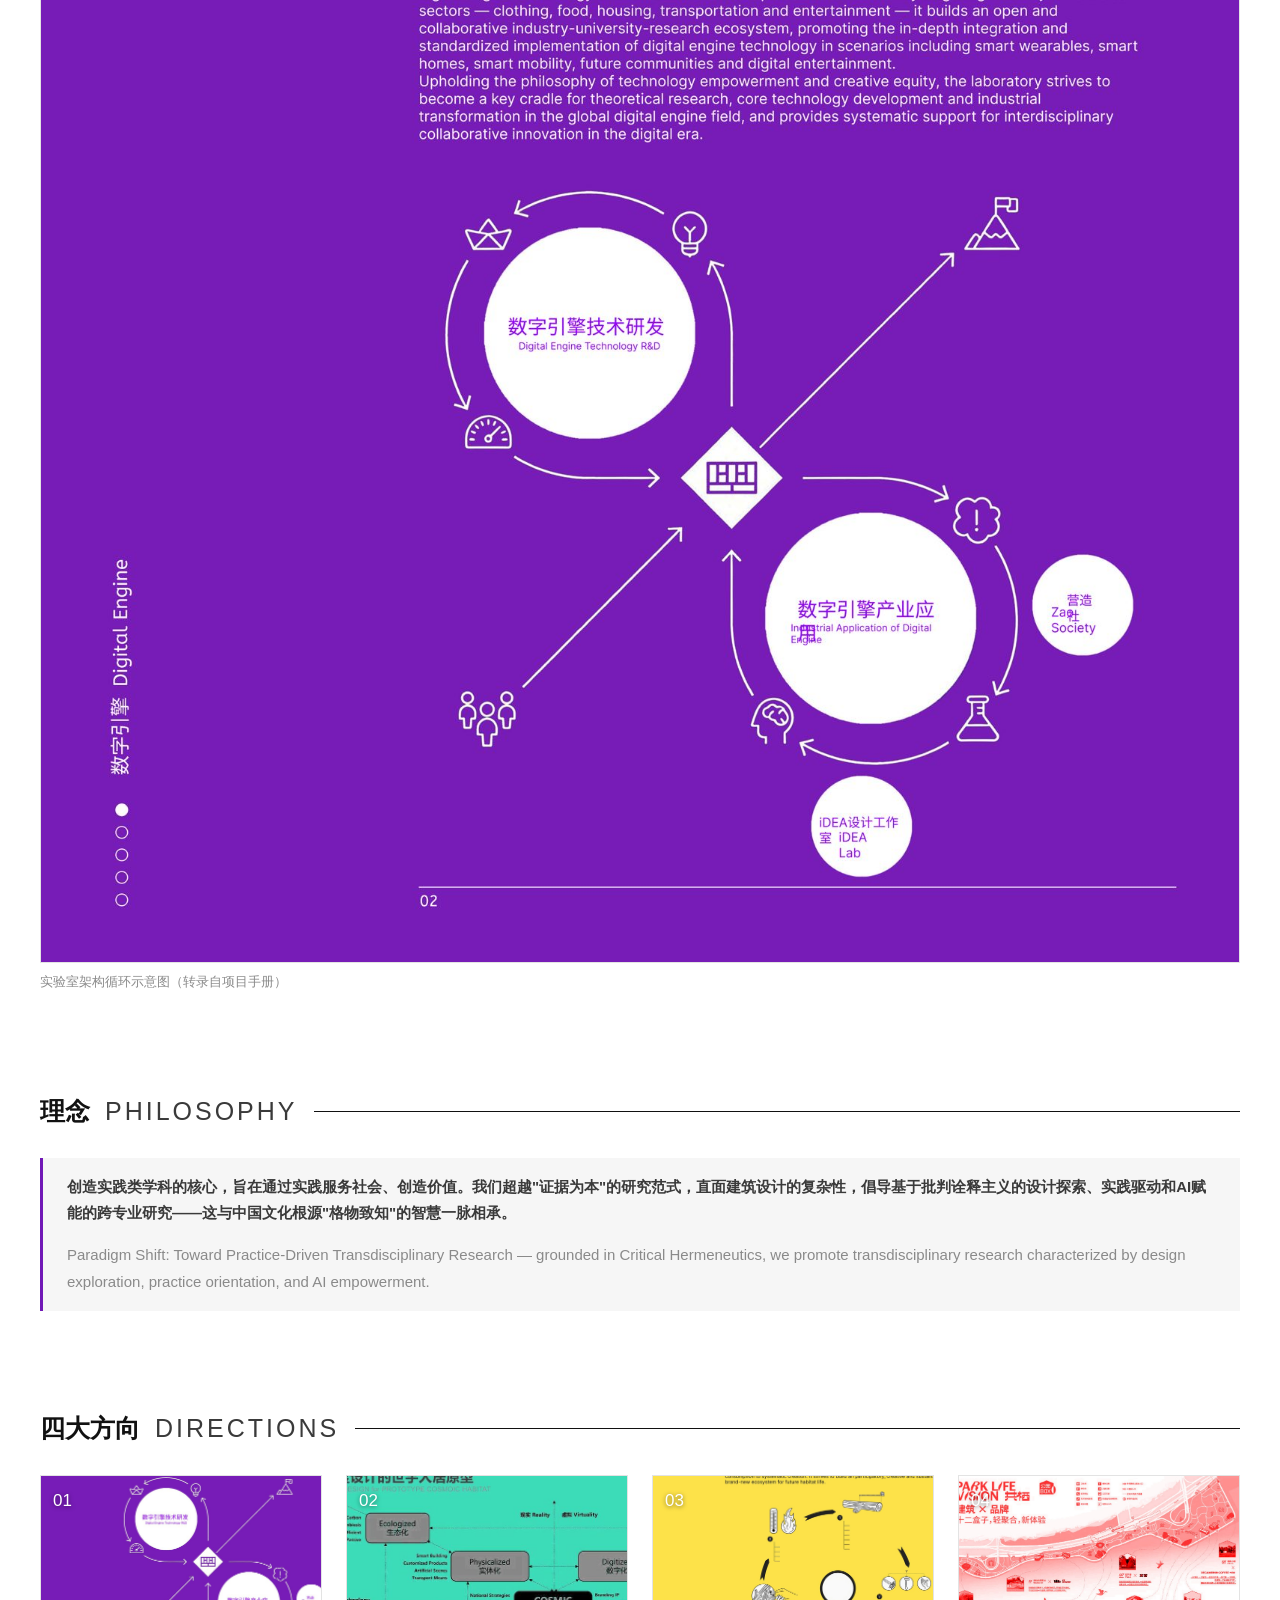
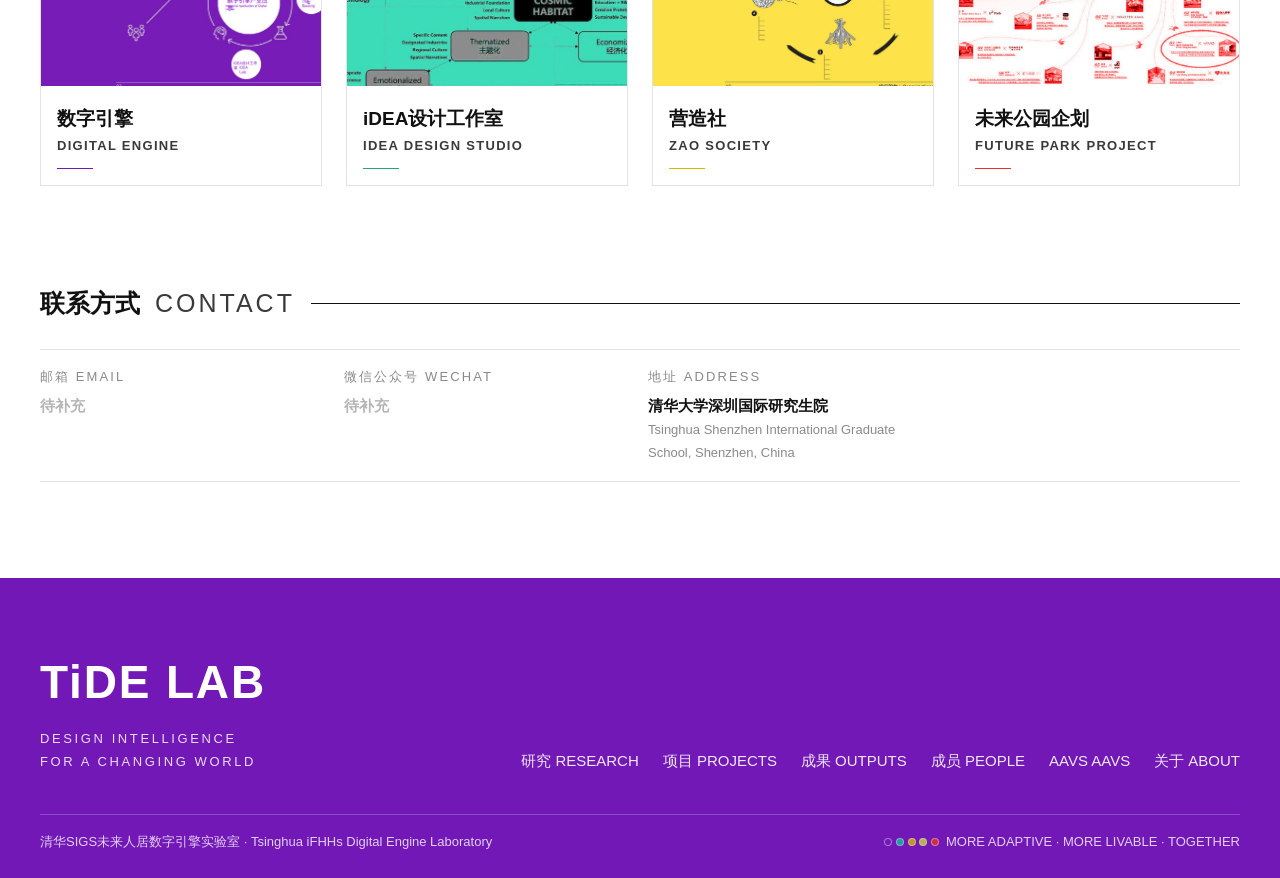
<file: about.html>
<!DOCTYPE html>
<html lang="zh-CN">
<head>
<meta charset="UTF-8">
<meta name="viewport" content="width=device-width, initial-scale=1.0">
<title>关于 ABOUT · TiDE Lab</title>
<link rel="stylesheet" href="assets/css/tokens.css?v=20261029c">
<link rel="stylesheet" href="assets/css/base.css?v=20261029c">
<style>
  .about-mission h1 { font-size: clamp(28px, 4vw, 48px); font-weight: 900; line-height: 1.2; }
  .about-mission .en { font-size: clamp(13px, 1.6vw, 20px); color: var(--gray); letter-spacing: .18em; font-weight: 300; }
  .about-aff { margin-top: var(--sp-2); font-size: var(--fs-small); color: var(--ink-2); }
  .intro-cols { display: grid; grid-template-columns: 1fr 1fr; gap: var(--sp-3); }
  .intro-cols p { margin-bottom: var(--sp-2); font-size: var(--fs-small); }
  .intro-cols .col-en p { color: var(--gray); }
  .about-figure img { width: 100%; border: 1px solid var(--line); }
  .about-figure figcaption { font-size: var(--fs-tiny); color: var(--gray); margin-top: 8px; }
  .dir-card .thumb { aspect-ratio: 4/3; overflow: hidden; background: var(--bg-soft); position: relative; }
  .dir-card .thumb img { width: 100%; height: 100%; object-fit: cover; }
  @media (max-width: 1080px) {
    .intro-cols { grid-template-columns: 1fr; }
  }
</style>
</head>
<body data-page="about">
<div id="tide-nav"></div>

<main class="wrap">
  <div id="page-head"></div>

  <!-- ===== 使命 ===== -->
  <div class="about-mission" style="margin-top:var(--sp-4)">
    <h1 id="mission-zh"></h1>
    <div class="en" id="mission-en"></div>
    <div class="about-aff" id="affiliation"></div>
  </div>

  <!-- ===== 实验室介绍（中英对照） ===== -->
  <div id="sec-intro-head"></div>
  <div class="intro-cols" id="intro-cols"></div>
  <figure class="about-figure" id="intro-figure"></figure>

  <!-- ===== 理念 ===== -->
  <div id="sec-philosophy-head"></div>
  <div id="philosophy-block"></div>

  <!-- ===== 四大方向速览 ===== -->
  <div id="sec-directions-head"></div>
  <div class="grid c4" id="directions-grid"></div>

  <!-- ===== 联系方式 ===== -->
  <div id="sec-contact-head"></div>
  <div id="contact-block"></div>
</main>

<div id="tide-footer"></div>

<script src="data/site.js?v=20261029c"></script>
<script src="data/research.js?v=20261029c"></script>
<script src="data/projects.js?v=20261029c"></script>
<script src="data/members.js?v=20261029c"></script>
<script src="data/outputs.js?v=20261029c"></script>
<script src="assets/js/ui.js?v=20261029c"></script>
<script>
(function () {
  var U = TIDE_UI, S = TIDE_SITE;

  /* 页面头 */
  document.getElementById("page-head").innerHTML =
    U.secHead("关于", "ABOUT", "More Adaptive<br/>More Livable<br/>Together", "purple");

  /* 使命与隶属 */
  document.getElementById("mission-zh").textContent = S.missionZh;
  document.getElementById("mission-en").textContent = S.missionEn;
  document.getElementById("affiliation").textContent =
    S.labNameZh + " · " + S.labNameEn + " ｜ 隶属：" + S.affiliationZh;

  /* 实验室介绍（中英对照） */
  document.getElementById("sec-intro-head").innerHTML =
    U.secHead("实验室介绍", "INTRODUCTION", "", "purple");
  var zhParas = (S.introZh || []).map(function (p) { return "<p>" + p + "</p>"; }).join("");
  var enParas = (S.introEn || []).map(function (p) { return "<p>" + p + "</p>"; }).join("");
  document.getElementById("intro-cols").innerHTML =
    '<div class="col-zh">' + (zhParas || U.placeholder("介绍待补充")) + "</div>" +
    '<div class="col-en en">' + enParas + "</div>";
  document.getElementById("intro-figure").innerHTML =
    U.img("assets/img/handbook/page-05.jpg", "实验室架构循环示意图") +
    "<figcaption>实验室架构循环示意图（转录自项目手册）</figcaption>";

  /* 理念 */
  document.getElementById("sec-philosophy-head").innerHTML =
    U.secHead("理念", "PHILOSOPHY", "", "purple");
  document.getElementById("philosophy-block").innerHTML =
    '<div class="notice"><strong>' + S.philosophyZh + "</strong>" +
    '<div class="en" style="margin-top:var(--sp-2);color:var(--gray)">' + S.philosophyEn + "</div></div>";

  /* 四大方向速览 */
  document.getElementById("sec-directions-head").innerHTML =
    U.secHead("四大方向", "DIRECTIONS", "", "purple");
  document.getElementById("directions-grid").innerHTML = S.directions.map(function (d) {
    return '<a class="card dir-card" href="research.html#' + d.key + '">' +
      '<div class="thumb"><span class="num">' + d.num + "</span>" + U.img(d.image, d.zh) + "</div>" +
      '<div class="body"><div class="title">' + d.zh + "</div>" +
      '<div class="title-en">' + d.en + "</div>" +
      '<div class="under" style="background:' + d.color + '"></div></div></a>';
  }).join("");

  /* 联系方式 */
  document.getElementById("sec-contact-head").innerHTML =
    U.secHead("联系方式", "CONTACT", "", "purple");
  var c = S.contact || {};
  document.getElementById("contact-block").innerHTML =
    '<div class="meta-table">' +
      '<div><div class="k">邮箱 Email</div><div class="v">' +
        (c.email ? '<a href="mailto:' + c.email + '" style="border-bottom:1px solid var(--ink)">' + c.email + "</a>"
                 : '<span style="color:var(--gray-2)">待补充</span>') + "</div></div>" +
      '<div><div class="k">微信公众号 WeChat</div><div class="v">' +
        (c.wechat ? c.wechat : '<span style="color:var(--gray-2)">待补充</span>') + "</div></div>" +
      '<div><div class="k">地址 Address</div><div class="v">' + (c.addressZh || "") +
        '<div class="en" style="font-weight:400;color:var(--gray);font-size:var(--fs-tiny)">' + (c.addressEn || "") + "</div></div></div>" +
    "</div>";
})();
</script>
</body>
</html>
</file>
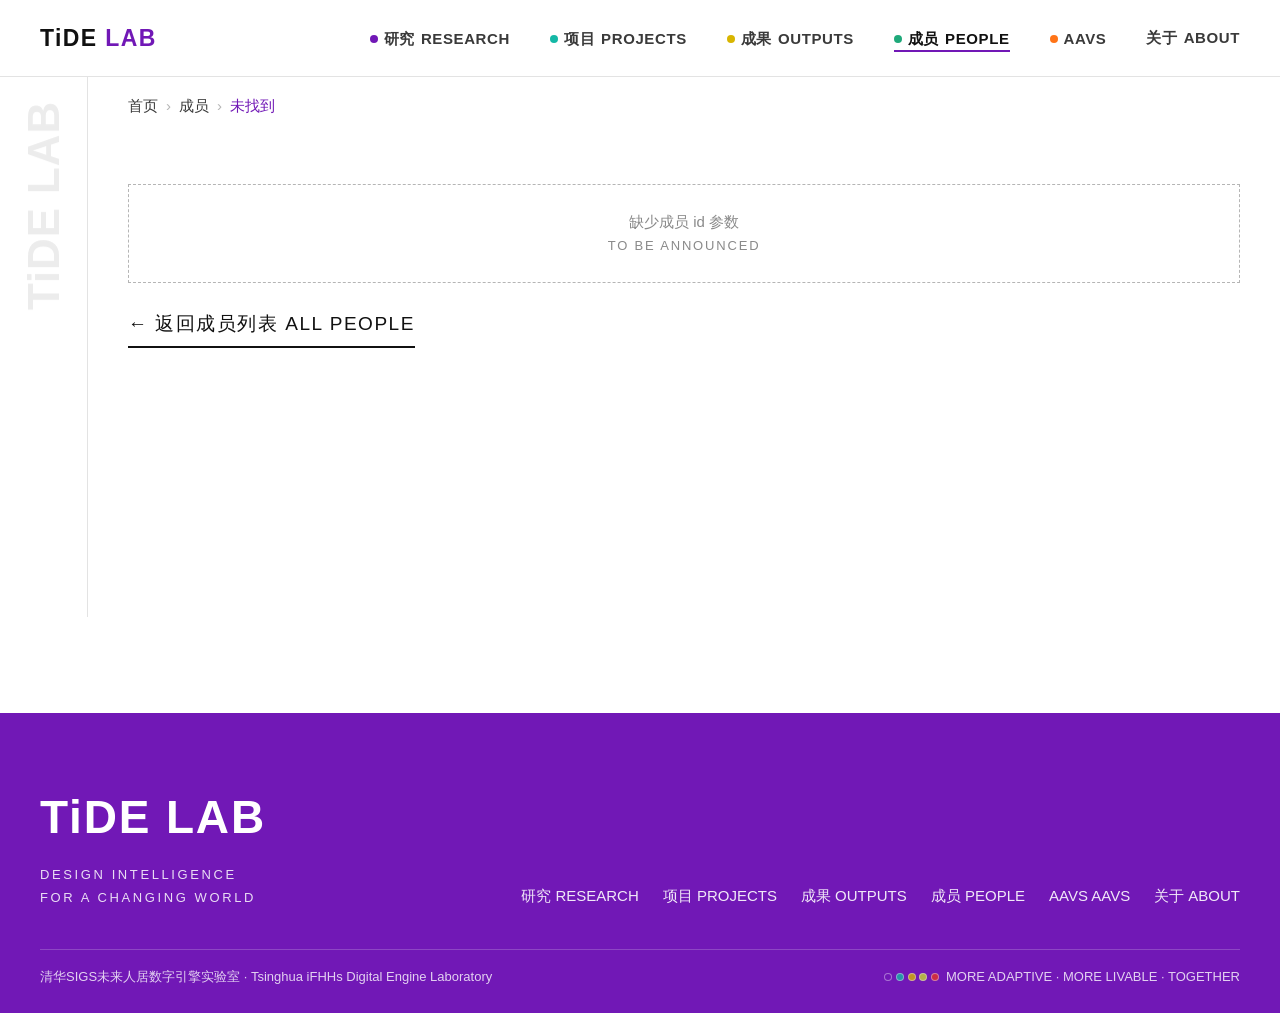
<file: member.html>
<!DOCTYPE html>
<html lang="zh-CN">
<head>
<meta charset="UTF-8">
<meta name="viewport" content="width=device-width, initial-scale=1.0">
<title>成员详情 · TiDE Lab</title>
<link rel="stylesheet" href="assets/css/tokens.css?v=20261029c">
<link rel="stylesheet" href="assets/css/base.css?v=20261029c">
<style>
  .member-head { display: grid; grid-template-columns: 240px minmax(0, 1fr); gap: var(--sp-4); align-items: start; }
  .member-photo { background: var(--bg-soft); border: 1px solid var(--line); }
  .member-photo img { width: 100%; aspect-ratio: 3/4; object-fit: cover; }
  .member-photo figcaption { font-size: var(--fs-tiny); color: var(--gray); padding: 8px; }
  .plain-list { list-style: none; }
  .plain-list li { padding: 10px 0; border-bottom: 1px solid var(--line); font-size: var(--fs-small); }
  .plain-list li strong { font-weight: 900; }
  .tag-row { display: flex; flex-wrap: wrap; gap: 6px; margin-top: var(--sp-2); }
  /* 个人网站 · 精选视觉成果（pf- 前缀，全部使用令牌，直角） */
  .pf-grid { display: grid; grid-template-columns: repeat(2, minmax(0, 1fr)); gap: var(--sp-3); margin-top: var(--sp-3); }
  .pf-item { margin: 0; }
  .pf-item img { width: 100%; display: block; border: 1px solid var(--line); }
  .pf-item figcaption { font-size: var(--fs-tiny); color: var(--gray); margin-top: 8px; line-height: 1.6; }
  .pf-embed iframe { width: 100%; height: 560px; border: 1px solid var(--line); background: var(--bg-soft); }
  .pf-site-link {
    display: block; text-align: center; margin: var(--sp-3) auto 0; max-width: 520px;
    background: var(--tide-purple); color: var(--bg); border-bottom: none; border-radius: var(--radius);
    font-family: var(--font-en); font-size: var(--fs-h3); font-weight: 700;
    letter-spacing: .12em; padding: var(--sp-3) var(--sp-4);
  }
  .pf-site-link:hover { background: var(--tide-orange); color: var(--bg); box-shadow: var(--shadow); }
  @media (max-width: 640px) {
    .member-head { grid-template-columns: 1fr; }
    .member-photo { max-width: 240px; }
    .pf-grid { grid-template-columns: 1fr; }
  }
</style>
</head>
<body data-page="people">
<div id="tide-nav"></div>

<div class="detail">
  <aside class="rail"><div class="vertical">TiDE LAB</div></aside>
  <main class="detail-main">
    <div id="crumbs"></div>
    <div id="content"></div>
  </main>
</div>

<div id="tide-footer"></div>

<script src="data/site.js?v=20261029c"></script>
<script src="data/research.js?v=20261029c"></script>
<script src="data/projects.js?v=20261029c"></script>
<script src="data/members.js?v=20261029c"></script>
<script src="data/outputs.js?v=20261029c"></script>
<script src="assets/js/ui.js?v=20261029c"></script>
<script>
(function () {
  var U = TIDE_UI;
  var content = document.getElementById("content");
  var crumbsEl = document.getElementById("crumbs");

  /* 论文条目中的 **名字** markdown 加粗转 <strong> */
  function bold(s) { return s.replace(/\*\*(.+?)\*\*/g, "<strong>$1</strong>"); }
  function listItems(arr, useBold) {
    return '<ul class="plain-list">' + arr.map(function (x) {
      return "<li>" + (useBold ? bold(x) : x) + "</li>";
    }).join("") + "</ul>";
  }
  function blk(zh, en, inner) {
    return '<div class="blk"><h3>' + zh + ' <span class="en">' + en + "</span></h3>" + inner + "</div>";
  }

  var id = U.query("id");
  var m = null;
  if (id) {
    for (var i = 0; i < TIDE_MEMBERS.length; i++) {
      if (TIDE_MEMBERS[i].id === id) { m = TIDE_MEMBERS[i]; break; }
    }
  }

  /* id 缺失或成员不存在：占位 + 返回 */
  if (!m) {
    crumbsEl.innerHTML = U.crumbs([
      { label: "首页", href: "index.html" },
      { label: "成员", href: "people.html" },
      { label: "未找到" }
    ]);
    content.innerHTML =
      '<div style="margin-top:var(--sp-5)">' +
      U.placeholder(id ? "未找到该成员（id: " + id + "）" : "缺少成员 id 参数") +
      '<div style="margin-top:var(--sp-3)"><a class="biglink" href="people.html">&larr; 返回成员列表 ALL PEOPLE</a></div>' +
      "</div>";
    return;
  }

  var group = null;
  for (var j = 0; j < TIDE_MEMBER_GROUPS.length; j++) {
    if (TIDE_MEMBER_GROUPS[j].key === m.group) { group = TIDE_MEMBER_GROUPS[j]; break; }
  }
  var groupZh = group ? group.zh : m.group;
  var groupEn = group ? group.en : "";

  crumbsEl.innerHTML = U.crumbs([
    { label: "首页", href: "index.html" },
    { label: "成员", href: "people.html" },
    { label: m.nameZh }
  ]);

  /* 头部 */
  var html = "" +
    '<div class="detail-label"><span class="k">Member · ' + groupZh + '</span><span class="i">' + m.id + "</span></div>" +
    '<div class="member-head" style="margin-top:var(--sp-3)">' +
      '<figure class="member-photo">' + U.img(m.photo, m.nameZh) +
        "<figcaption>" + m.nameZh + (m.nameEn ? " · " + m.nameEn : "") + "</figcaption></figure>" +
      "<div>" +
        '<div class="detail-title">' + m.nameZh + "</div>" +
        (m.nameEn ? '<div class="detail-title-en">' + m.nameEn + "</div>" : "") +
        '<div class="meta-table">' +
          '<div><div class="k">分组 Group</div><div class="v">' + groupZh + ' <span class="en" style="font-weight:400;color:var(--gray)">' + groupEn + "</span></div></div>" +
          '<div><div class="k">身份 Title</div><div class="v">' + (m.titleZh || "—") + "</div></div>" +
          '<div><div class="k">导师 Supervisor</div><div class="v">' + (m.supervisor || "—") + "</div></div>" +
          '<div><div class="k">加入 / 状态</div><div class="v">' + (m.joined ? m.joined + " 年加入" : "—") + (m.status ? " · " + m.status : "") + "</div></div>" +
        "</div>" +
        (m.affiliationZh ? '<div style="font-size:var(--fs-small);color:var(--gray)">' + m.affiliationZh + (m.affiliationEn ? " · " + m.affiliationEn : "") + "</div>" : "") +
      "</div>" +
    "</div>";

  /* 顶部备注条：仅当 noteZh / noteEn 任一存在（如编外合作成员） */
  if (m.noteZh || m.noteEn) {
    html += '<div class="notice" style="margin-top:var(--sp-3)">' +
      (m.noteZh ? "<strong>" + m.noteZh + "</strong>" : "") +
      (m.noteEn ? '<div class="en" style="margin-top:var(--sp-2);color:var(--gray)">' + m.noteEn + "</div>" : "") +
      "</div>";
  }

  /* 研究方向 */
  if (m.focusZh || m.focusEn || (m.keywords && m.keywords.length)) {
    html += blk("研究方向", "RESEARCH FOCUS",
      (m.focusZh ? "<p><strong>" + m.focusZh + "</strong></p>" : "") +
      (m.focusEn ? '<p class="en" style="color:var(--gray);font-size:var(--fs-small)">' + m.focusEn + "</p>" : "") +
      (m.keywords && m.keywords.length
        ? '<div class="tag-row">' + m.keywords.map(function (k) { return '<span class="tag">' + k + "</span>"; }).join("") + "</div>"
        : ""));
  }

  /* 个人简介（空则 placeholder） */
  var bio = "";
  if (m.bioZh) bio += "<p>" + m.bioZh + "</p>";
  if (m.bioEn) bio += '<p class="en" style="color:var(--gray);font-size:var(--fs-small);margin-top:var(--sp-2)">' + m.bioEn + "</p>";
  html += blk("个人简介", "BIOGRAPHY", bio || U.placeholder("简介待补充"));

  /* 教育背景 */
  if (m.education && m.education.length)
    html += blk("教育背景", "EDUCATION", listItems(m.education));

  /* 主要荣誉 */
  if (m.honors && m.honors.length)
    html += blk("主要荣誉", "HONORS", listItems(m.honors));

  /* 论文（**名字** 转 <strong>） */
  if (m.papers && m.papers.length)
    html += blk("论文", "PUBLICATIONS", listItems(m.papers, true));

  /* 过往项目 */
  if (m.projects && m.projects.length)
    html += blk("过往项目", "PROJECTS", listItems(m.projects));

  /* 专利与软著 */
  if (m.patents && m.patents.length)
    html += blk("专利与软著", "PATENTS &amp; SOFTWARE COPYRIGHTS", listItems(m.patents));

  /* 获奖 */
  if (m.awards && m.awards.length)
    html += blk("获奖", "AWARDS", listItems(m.awards));

  /* 个人网站 · 精选视觉成果：仅当 portfolio 为对象且 gallery 有内容 */
  var pf = m.portfolio;
  if (pf && typeof pf === "object" && pf.gallery && pf.gallery.length) {
    var pfInner = "";
    if (pf.introZh) pfInner += "<p>" + pf.introZh + "</p>";
    if (pf.introEn) pfInner += '<p class="en" style="color:var(--gray);font-size:var(--fs-small);margin-top:var(--sp-2)">' + pf.introEn + "</p>";

    /* 直嵌能力（默认关闭，需 embed === true 且 embedUrl 存在） */
    if (pf.embed === true && pf.embedUrl) {
      pfInner +=
        "<!-- 直嵌为可选增强，默认关闭：需站点负责人书面确认；对方站点若设置 X-Frame-Options/CSP frame-ancestors 会白屏，且离线（file://）不可用 -->" +
        '<div class="pf-embed" style="margin-top:var(--sp-3)">' +
          '<iframe src="' + pf.embedUrl + '" title="' + (pf.siteLabelZh || "") + '" loading="lazy" referrerpolicy="no-referrer" sandbox="allow-scripts allow-same-origin allow-popups"></iframe>' +
        "</div>";
    }

    pfInner += '<div class="pf-grid">' + pf.gallery.map(function (g) {
      var media = U.img(g.src, g.captionZh);
      if (g.href) media = '<a href="' + g.href + '" target="_blank" rel="noopener">' + media + "</a>";
      return '<figure class="pf-item">' + media +
        "<figcaption>" + (g.captionZh || "") + "</figcaption></figure>";
    }).join("") + "</div>";

    if (pf.siteUrl) {
      pfInner += '<a class="biglink pf-site-link" href="' + pf.siteUrl + '" target="_blank" rel="noopener">' +
        (pf.siteLabelZh || "") + " " + (pf.siteLabelEn || "") + " &rarr;</a>";
    }
    html += blk("个人网站 · 精选视觉成果", "PERSONAL SITE · SELECTED WORKS", pfInner);
  }

  /* 联系方式 */
  html += blk("联系方式", "CONTACT",
    '<div class="meta-table" style="margin-top:var(--sp-2)">' +
      '<div><div class="k">邮箱 Email</div><div class="v">' +
        (m.email ? '<a href="mailto:' + m.email + '" style="border-bottom:1px solid var(--ink)">' + m.email + "</a>" : '<span style="color:var(--gray-2)">未公开</span>') +
      "</div></div>" +
      (m.homepage ? '<div><div class="k">主页 Homepage</div><div class="v"><a href="' + m.homepage + '" target="_blank" rel="noopener" style="border-bottom:1px solid var(--ink)">访问 &rarr;</a></div></div>' : "") +
      (m.github ? '<div><div class="k">GitHub</div><div class="v"><a href="' + m.github + '" target="_blank" rel="noopener" style="border-bottom:1px solid var(--ink)">访问 &rarr;</a></div></div>' : "") +
    "</div>");

  html += '<div style="margin-top:var(--sp-5)"><a class="biglink" href="people.html">&larr; 返回成员列表 ALL PEOPLE</a></div>';

  content.innerHTML = html;
})();
</script>
</body>
</html>
</file>
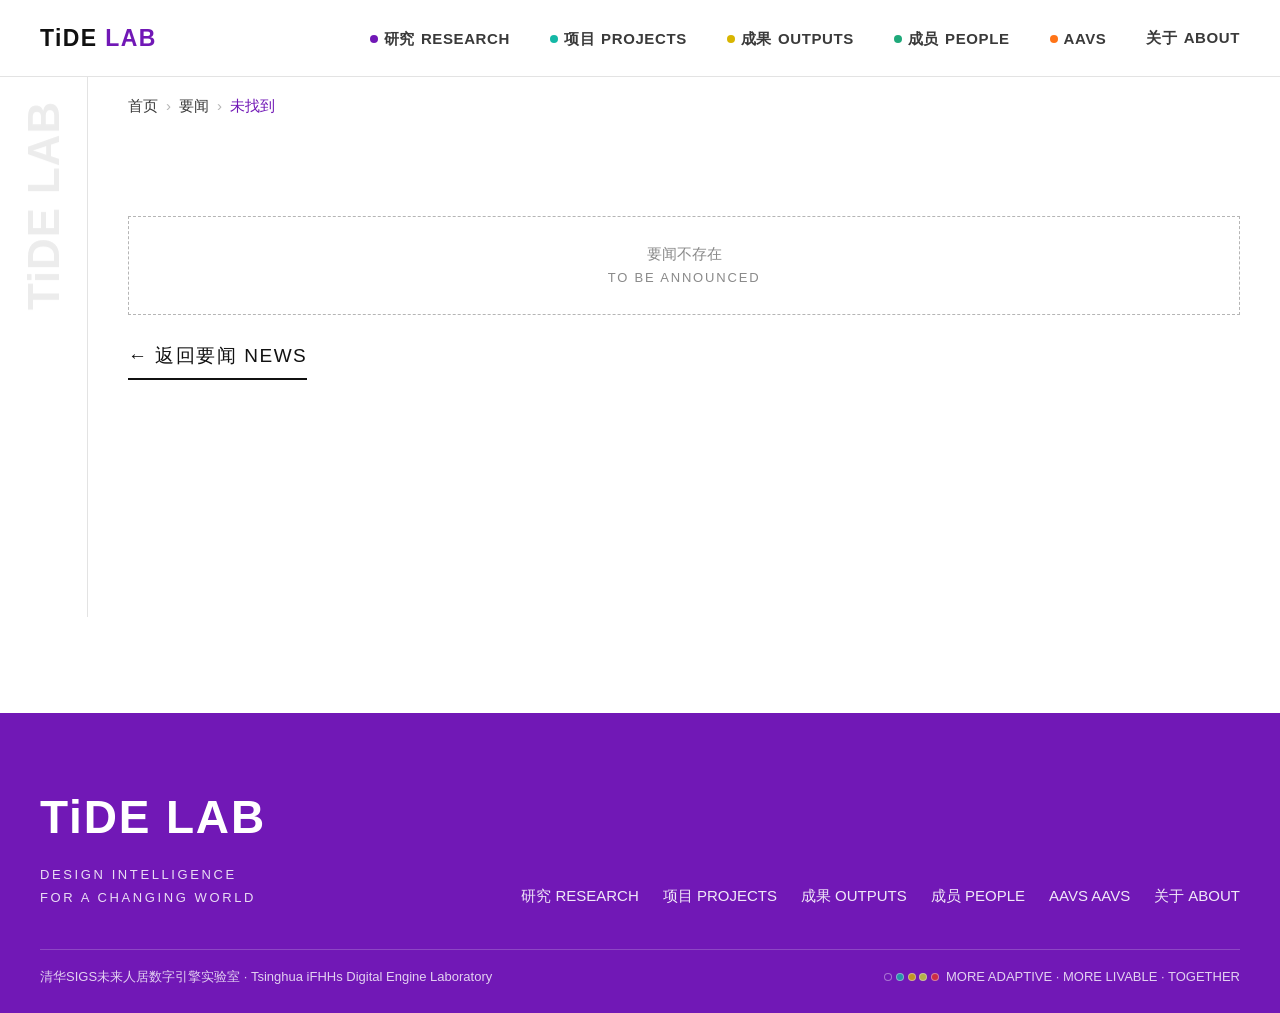
<file: news.html>
<!DOCTYPE html>
<html lang="zh-CN">
<head>
<meta charset="UTF-8">
<meta name="viewport" content="width=device-width, initial-scale=1.0">
<title>要闻详情 · TiDE Lab · 清华SIGS未来人居数字引擎实验室</title>
<link rel="stylesheet" href="assets/css/tokens.css?v=20261029c">
<link rel="stylesheet" href="assets/css/base.css?v=20261029c">
<style>
/* 要闻详情页特有布局（仅用 var(--*) 令牌） */
.news-cover { margin: var(--sp-3) 0; }
.news-cover img { width: 100%; max-height: 520px; object-fit: cover; }
.news-cover figcaption { font-size: var(--fs-tiny); color: var(--gray); margin-top: 6px; }

.news-body-txt { max-width: 860px; margin-top: var(--sp-3); }
.news-body-txt p { margin-bottom: var(--sp-2); }
.news-body-txt .p-en { color: var(--gray); font-size: var(--fs-small); }
.news-body-txt .p-credit { font-size: var(--fs-tiny); color: var(--gray); margin-top: var(--sp-3); }
.news-body-txt h3.nh {
  font-size: var(--fs-h3); font-weight: 900;
  border-bottom: 1px solid var(--ink); padding-bottom: 8px;
  margin: var(--sp-4) 0 var(--sp-2);
}
.news-body-txt figure { margin: var(--sp-2) 0; }
.news-body-txt figure img { width: 100%; }
.news-body-txt figcaption { font-size: var(--fs-tiny); color: var(--gray); margin-top: 6px; }

.news-pn { display: grid; grid-template-columns: 1fr 1fr; gap: var(--sp-3); margin-top: var(--sp-5); }
.news-pn .pn-card { border: 1px solid var(--line); padding: var(--sp-2) var(--sp-3); display: block; transition: box-shadow .2s; }
.news-pn .pn-card:hover { box-shadow: var(--shadow); }
.news-pn .pn-k { font-size: var(--fs-tiny); letter-spacing: .14em; color: var(--gray); text-transform: uppercase; }
.news-pn .pn-t { font-weight: 700; font-size: var(--fs-small); margin-top: 4px;
  display: -webkit-box; -webkit-line-clamp: 2; -webkit-box-orient: vertical; overflow: hidden; }
.news-pn .pn-card.next { text-align: right; }

.missing { padding: var(--sp-6) 0; }
.missing .back { margin-top: var(--sp-3); }

@media (max-width: 640px) {
  .news-pn { grid-template-columns: 1fr; }
}
</style>
</head>
<body data-page="news">
<div id="tide-nav"></div>

<div class="detail" id="detail-root">
  <aside class="rail"><div class="vertical">TiDE LAB</div></aside>
  <main class="detail-main" id="detail-main"></main>
</div>

<div id="tide-footer"></div>

<script src="data/news.js?v=20261029c"></script>
<script src="assets/js/ui.js?v=20261029c"></script>
<script>
(function () {
  var U = TIDE_UI;
  var root = document.getElementById("detail-main");
  var all = (window.TIDE_NEWS || []).slice().sort(function (a, b) { return a.date < b.date ? 1 : -1; });

  /* 站点作用域：?site=aavs → AAVS 副站语境；默认按条目首个归属站 */
  var scope = U.query("site") || "main";

  function inScope(x, s) {
    if (!x.sites || !x.sites.length) return s === "main";
    return x.sites.indexOf(s) >= 0;
  }
  function backHome() { return scope === "aavs" ? "aavs.html#news" : "index.html#news"; }
  function crumbsBase(label) {
    return scope === "aavs"
      ? [{ label: "首页", href: "index.html" }, { label: "AAVS", href: "aavs.html" }, { label: "要闻", href: "aavs.html#news" }, { label: label }]
      : [{ label: "首页", href: "index.html" }, { label: "要闻", href: "index.html#news" }, { label: label }];
  }
  function detailHref(x) {
    return "news.html?id=" + x.id + (scope === "aavs" ? "&site=aavs" : "");
  }

  /* 深链：id 缺失或不存在 → 占位 + 返回链接 */
  var id = U.query("id");
  var n = null;
  for (var i = 0; i < all.length; i++) if (all[i].id === id) { n = all[i]; break; }

  if (!n) {
    root.innerHTML = U.crumbs(crumbsBase("未找到")) +
      '<div class="missing">' + U.placeholder("要闻不存在") +
      '<div class="back"><a class="biglink" href="' + backHome() + '">&larr; 返回要闻 NEWS</a></div></div>';
    return;
  }

  /* 未显式指定 site 时，按条目自身归属决定语境 */
  if (!U.query("site") && n.sites && n.sites.length && n.sites.indexOf("main") < 0) scope = n.sites[0];

  /* 作用域内排序列表（上一条/下一条按时间线） */
  var items = all.filter(function (x) { return inScope(x, scope); });
  var idx = -1;
  for (var j = 0; j < items.length; j++) if (items[j].id === n.id) { idx = j; break; }

  document.title = n.title + " · TiDE Lab";

  var html = "";

  /* 面包屑 */
  html += U.crumbs(crumbsBase(n.title));

  /* 标签 + 日期 */
  html += '<div class="detail-label"><span class="k">' + (n.tag || "要闻") + ' <span class="en">NEWS</span></span>' +
    '<span class="i">' + n.date + "</span></div>";

  /* 大标题 */
  html += '<h1 class="detail-title">' + n.title + "</h1>";

  /* 元信息表 */
  html += '<div class="meta-table">' +
    '<div><div class="k">发布日期 DATE</div><div class="v">' + n.date + '</div></div>' +
    '<div><div class="k">分类 CATEGORY</div><div class="v">' + (n.tag || "要闻") + '</div></div>' +
    '<div><div class="k">来源 SOURCE</div><div class="v">' + (n.source || "TiDE Lab") + '</div></div>' +
    '<div><div class="k">原文 LINK</div><div class="v">' +
    (n.sourceUrl ? '<a href="' + n.sourceUrl + '" target="_blank" rel="noopener" style="color:var(--tide-purple)">微信公众号原文 &nearr;</a>' : '—') +
    '</div></div></div>';

  /* 摘要 */
  if (n.summary) html += '<div class="detail-lead"><p>' + n.summary + "</p></div>";

  /* 封面图（图注必备） */
  if (n.cover) {
    html += '<figure class="news-cover">' + U.img(n.cover, n.title) +
      "<figcaption>" + (n.coverCaption || n.title) + "</figcaption></figure>";
  }

  /* 正文块 */
  if (n.body && n.body.length) {
    html += '<div class="news-body-txt">' + n.body.map(function (b) {
      if (b.t === "h3") return '<h3 class="nh">' + b.text + "</h3>";
      if (b.t === "en") return '<p class="p-en">' + b.text + "</p>";
      if (b.t === "credit") return '<p class="p-credit">' + b.text + "</p>";
      if (b.t === "img") return "<figure>" + U.img(b.src, b.caption || n.title) +
        (b.caption ? "<figcaption>" + b.caption + "</figcaption>" : "") + "</figure>";
      return "<p>" + b.text + "</p>";
    }).join("") + "</div>";
  } else {
    html += '<div style="margin-top:var(--sp-3)"><div class="notice">正文迁移整理中，可先阅读微信公众号原文。Full text is being migrated; please read the original on WeChat.</div>' +
      (n.sourceUrl ? '<div style="margin-top:var(--sp-3)"><a class="btn" href="' + n.sourceUrl + '" target="_blank" rel="noopener">阅读原文 READ ORIGINAL &nearr;</a></div>' : '') +
      "</div>";
  }

  /* 上一条 / 下一条（作用域内，按时间线） */
  var prev = idx >= 0 ? items[idx + 1] : null; /* 更早 */
  var next = idx >= 0 ? items[idx - 1] : null; /* 更新 */
  if (prev || next) {
    html += '<div class="news-pn">';
    html += prev
      ? '<a class="pn-card" href="' + detailHref(prev) + '"><div class="pn-k">&larr; 上一条 PREV · ' + prev.date + '</div><div class="pn-t">' + prev.title + '</div></a>'
      : "<span></span>";
    html += next
      ? '<a class="pn-card next" href="' + detailHref(next) + '"><div class="pn-k">下一条 NEXT · ' + next.date + ' &rarr;</div><div class="pn-t">' + next.title + '</div></a>'
      : "<span></span>";
    html += "</div>";
  }

  root.innerHTML = html;
})();
</script>
</body>
</html>
</file>
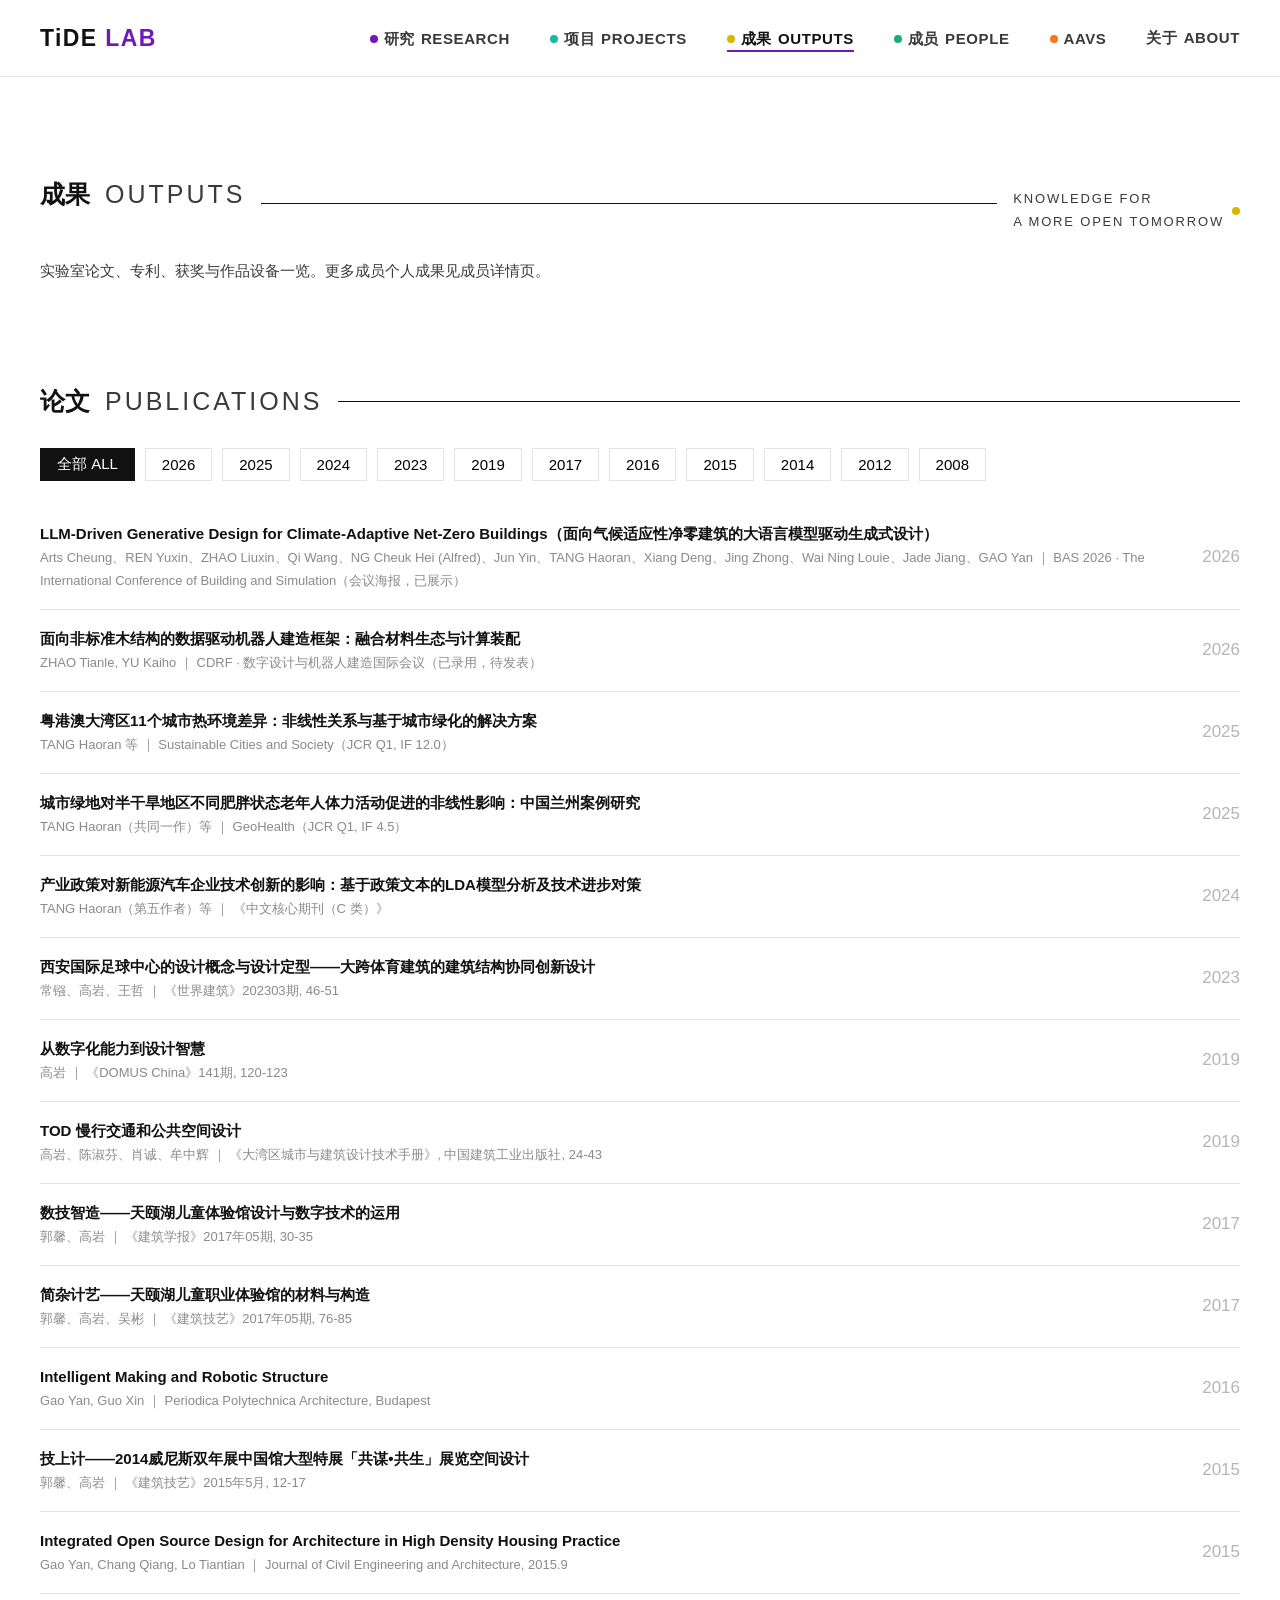
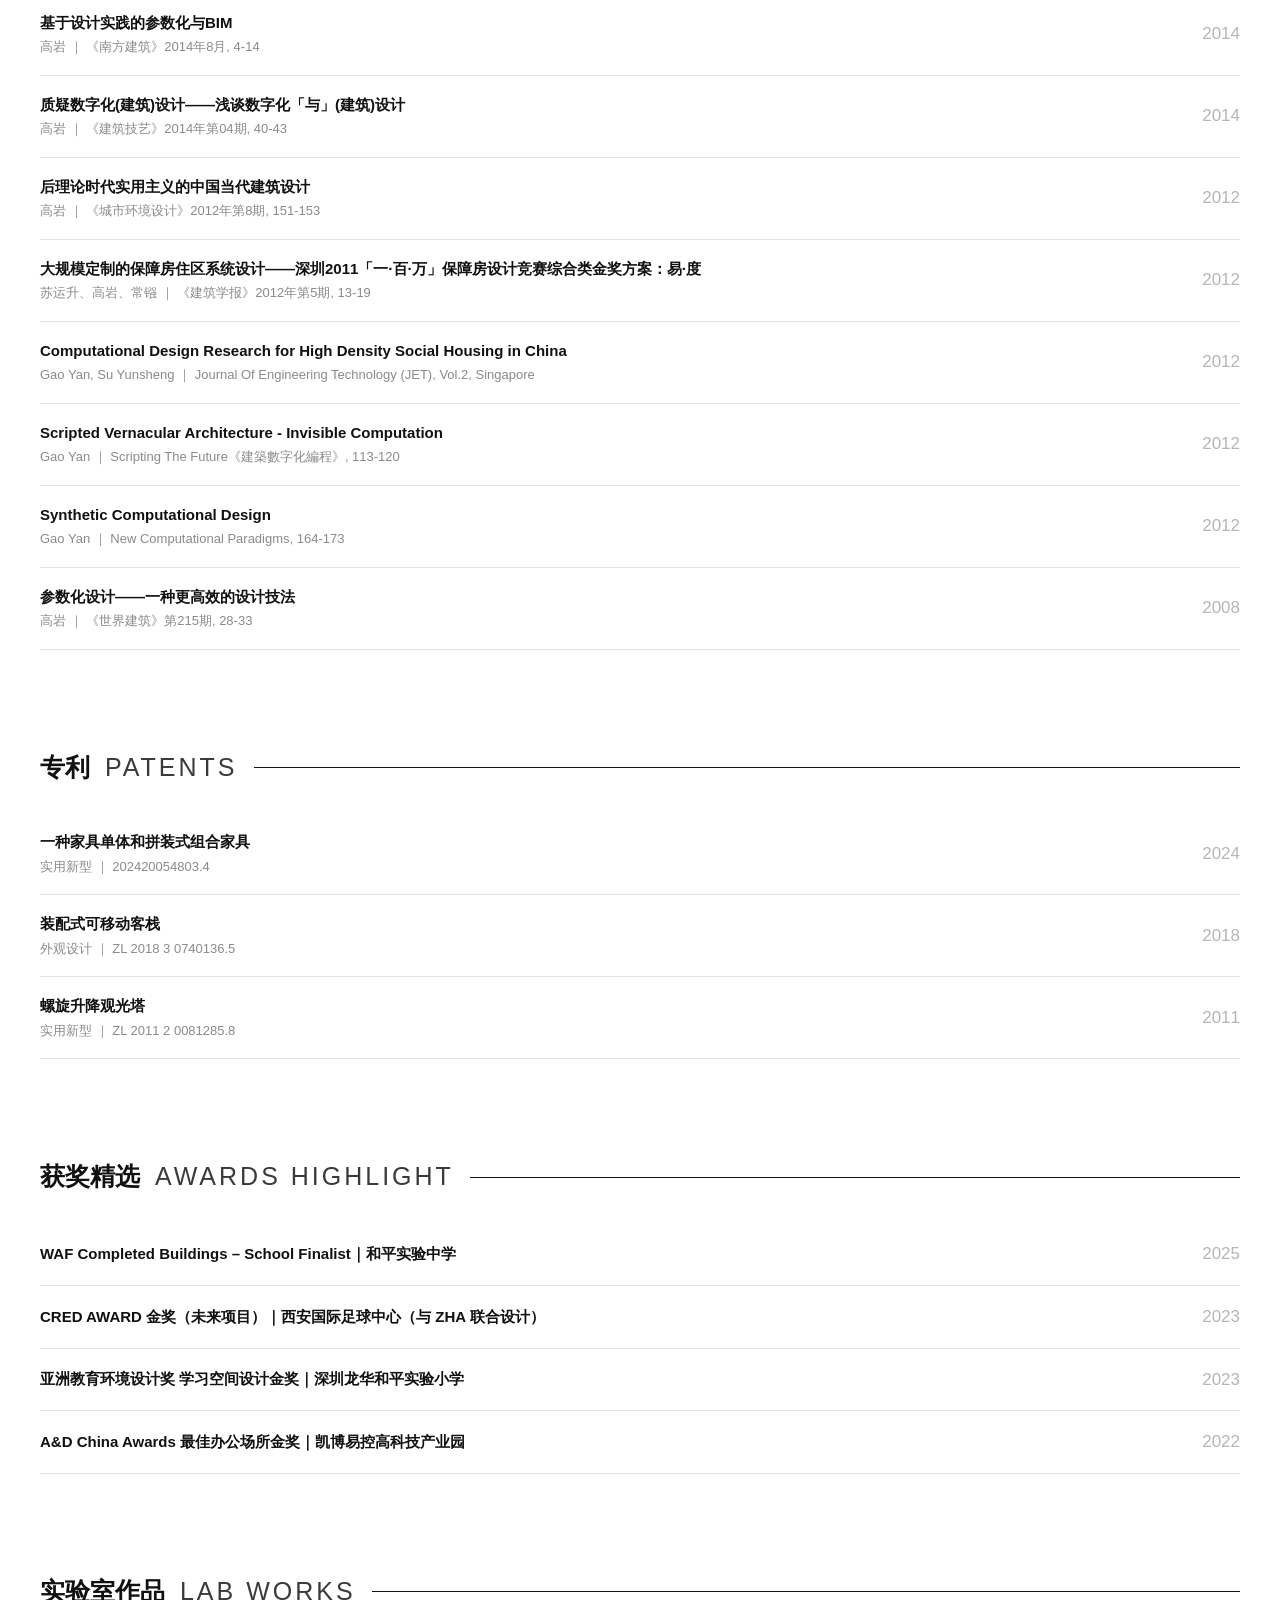
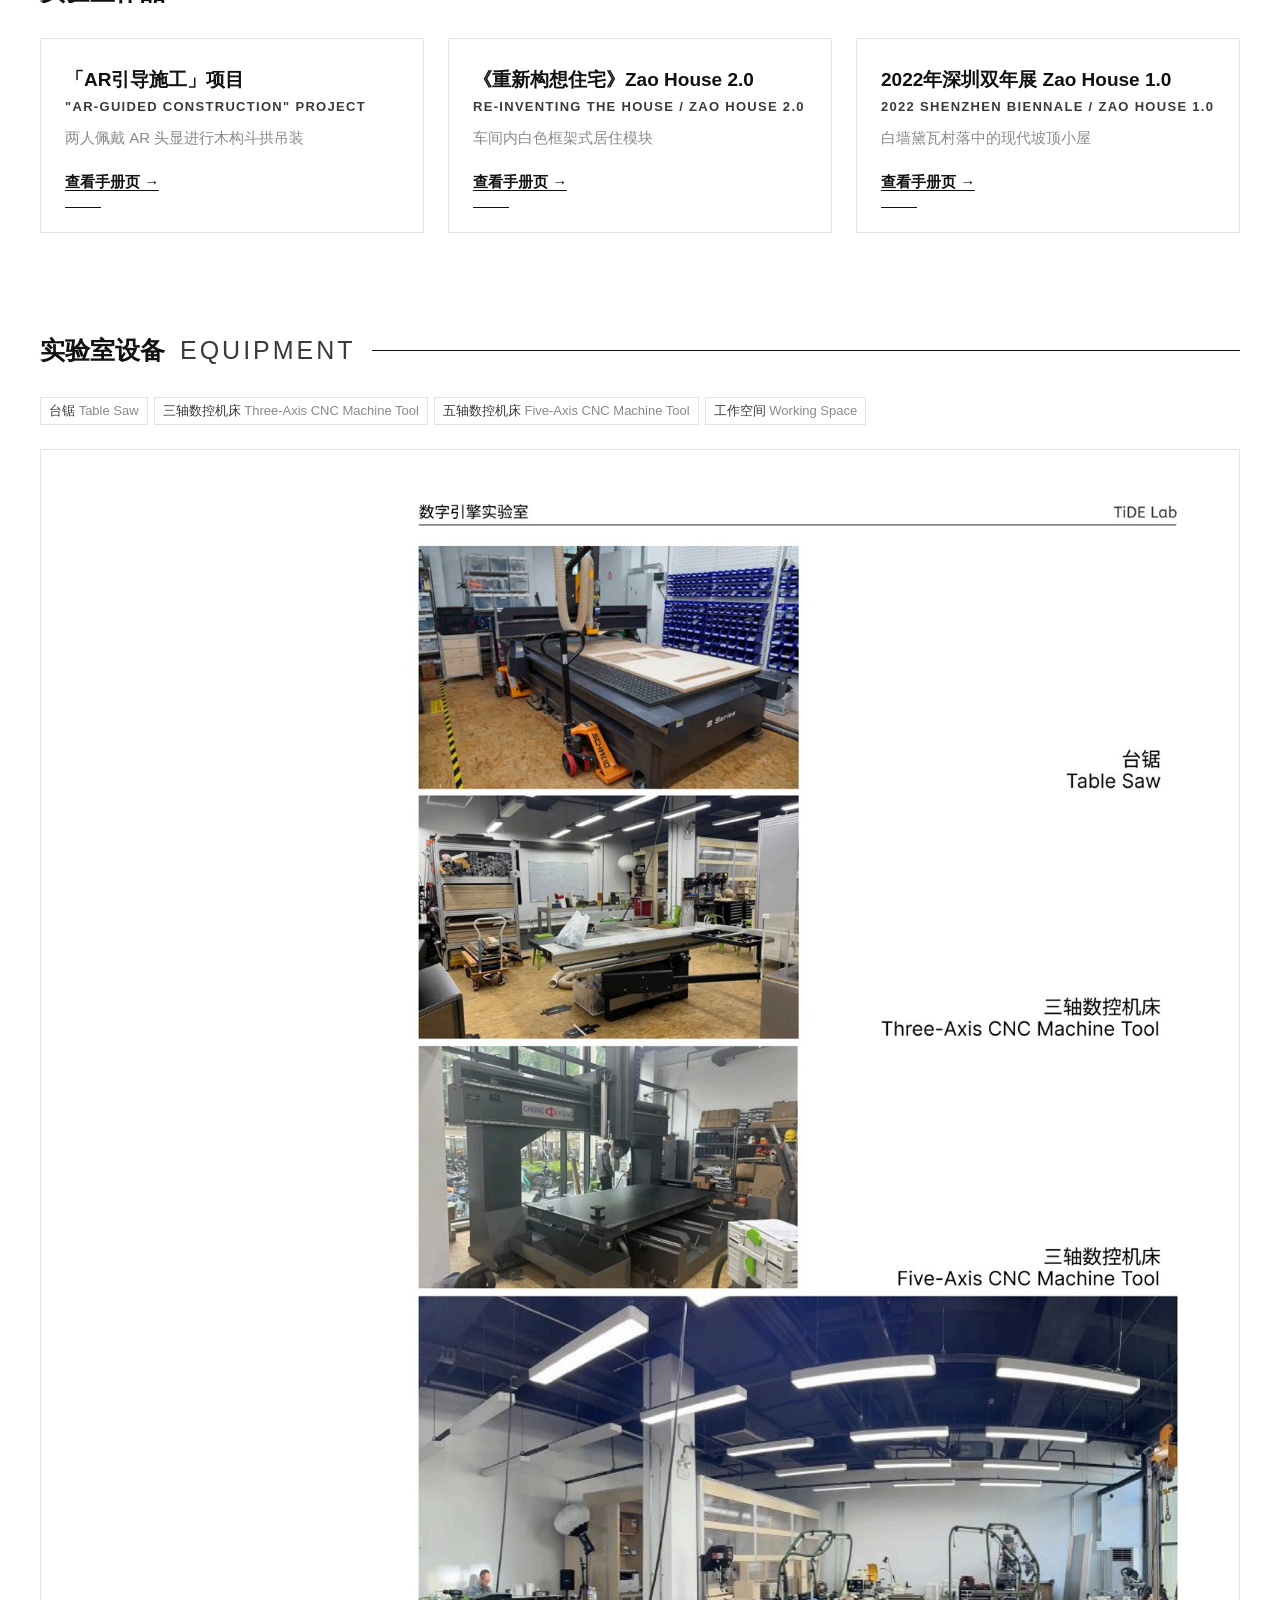
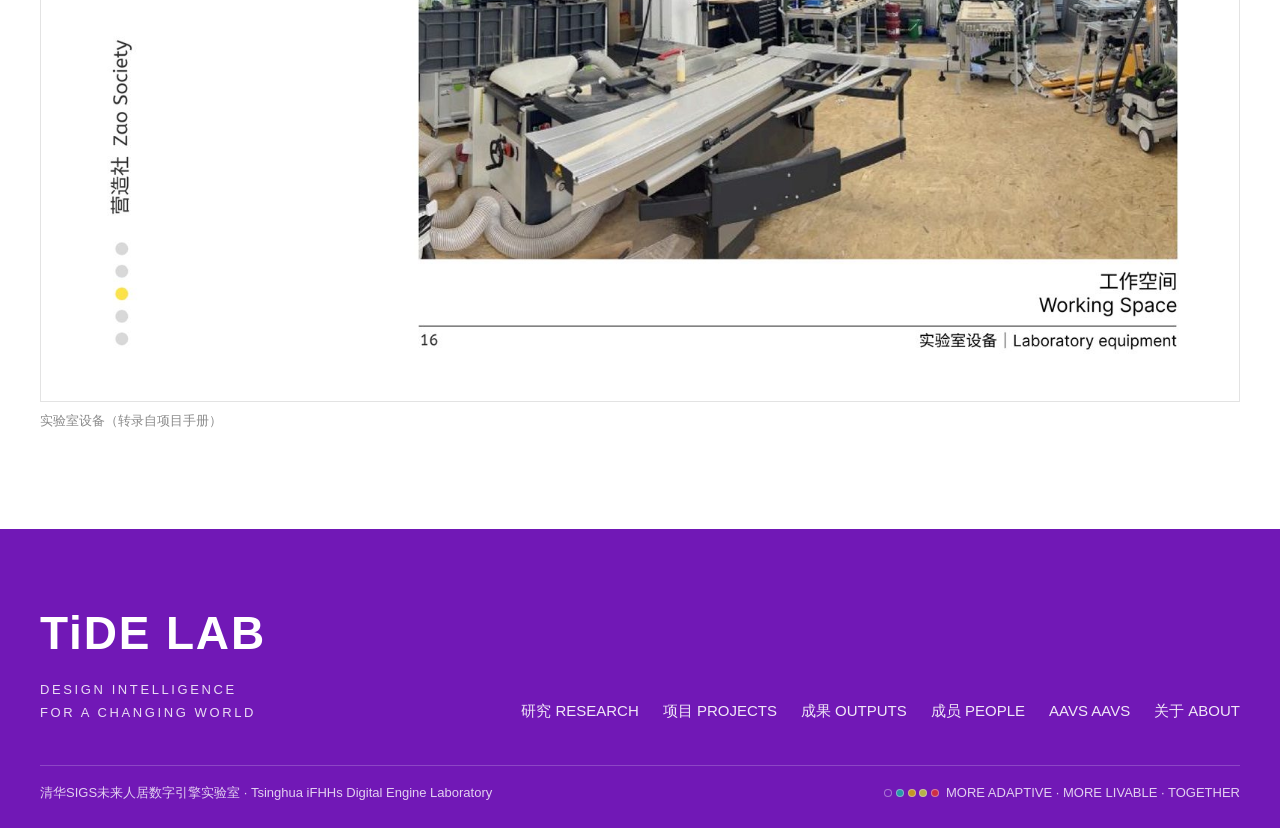
<file: outputs.html>
<!DOCTYPE html>
<html lang="zh-CN">
<head>
<meta charset="UTF-8">
<meta name="viewport" content="width=device-width, initial-scale=1.0">
<title>成果 OUTPUTS · TiDE Lab</title>
<link rel="stylesheet" href="assets/css/tokens.css?v=20261029c">
<link rel="stylesheet" href="assets/css/base.css?v=20261029c">
<style>
  .equip-figure img { width: 100%; border: 1px solid var(--line); }
  .equip-figure figcaption { font-size: var(--fs-tiny); color: var(--gray); margin-top: 8px; }
</style>
</head>
<body data-page="outputs">
<div id="tide-nav"></div>

<main class="wrap">
  <div id="page-head"></div>

  <!-- ===== 论文 ===== -->
  <div id="sec-pubs-head"></div>
  <div class="filterbar" id="year-filter"></div>
  <div id="pubs-list"></div>

  <!-- ===== 专利 ===== -->
  <div id="sec-patents-head"></div>
  <div id="patents-list"></div>

  <!-- ===== 获奖精选 ===== -->
  <div id="sec-awards-head"></div>
  <div id="awards-list"></div>

  <!-- ===== 实验室作品 ===== -->
  <div id="sec-works-head"></div>
  <div class="grid c3" id="works-grid"></div>

  <!-- ===== 实验室设备 ===== -->
  <div id="sec-equip-head"></div>
  <div id="equip-block"></div>
</main>

<div id="tide-footer"></div>

<script src="data/site.js?v=20261029c"></script>
<script src="data/research.js?v=20261029c"></script>
<script src="data/projects.js?v=20261029c"></script>
<script src="data/members.js?v=20261029c"></script>
<script src="data/outputs.js?v=20261029c"></script>
<script src="assets/js/ui.js?v=20261029c"></script>
<script>
(function () {
  var U = TIDE_UI;

  /* 页面头 */
  document.getElementById("page-head").innerHTML =
    U.secHead("成果", "OUTPUTS", "Knowledge for<br/>a More Open Tomorrow", "yellow") +
    '<p style="max-width:720px;color:var(--ink-2);font-size:var(--fs-small)">' +
    '实验室论文、专利、获奖与作品设备一览。更多成员个人成果见成员详情页。' +
    '</p>';

  /* ===== 论文（按 year 降序 + 年份筛选） ===== */
  var pubs = TIDE_PUBLICATIONS.slice().sort(function (a, b) { return b.year - a.year; });
  var years = [];
  pubs.forEach(function (p) { if (years.indexOf(p.year) < 0) years.push(p.year); });

  function pubRow(p) {
    return '<div class="rowitem"><div>' +
      '<div class="t">' + p.title + "</div>" +
      '<div class="s">' + p.authors + " ｜ " + p.venue + "</div>" +
      "</div>" +
      '<div class="arrow">' + p.year + "</div></div>";
  }

  function renderPubs(year) {
    var list = year ? pubs.filter(function (p) { return p.year === year; }) : pubs;
    document.getElementById("pubs-list").innerHTML = list.length
      ? list.map(pubRow).join("")
      : U.placeholder("该年份暂无论文");
  }

  document.getElementById("sec-pubs-head").innerHTML =
    U.secHead("论文", "PUBLICATIONS", "", "yellow");
  var filterHtml = '<button data-y="" class="on">全部 ALL</button>' + years.map(function (y) {
    return '<button data-y="' + y + '">' + y + "</button>";
  }).join("");
  var filterEl = document.getElementById("year-filter");
  filterEl.innerHTML = filterHtml;
  filterEl.addEventListener("click", function (e) {
    var btn = e.target.closest("button");
    if (!btn) return;
    filterEl.querySelectorAll("button").forEach(function (b) { b.classList.remove("on"); });
    btn.classList.add("on");
    renderPubs(btn.getAttribute("data-y") ? parseInt(btn.getAttribute("data-y"), 10) : null);
  });
  renderPubs(null);

  /* ===== 专利 ===== */
  document.getElementById("sec-patents-head").innerHTML =
    U.secHead("专利", "PATENTS", "", "yellow");
  document.getElementById("patents-list").innerHTML = TIDE_PATENTS.length
    ? TIDE_PATENTS.map(function (p) {
        return '<div class="rowitem"><div>' +
          '<div class="t">' + p.title + "</div>" +
          '<div class="s">' + p.type + " ｜ " + p.number + "</div>" +
          "</div>" +
          '<div class="arrow">' + p.year + "</div></div>";
      }).join("")
    : U.placeholder("专利信息待补充");

  /* ===== 获奖精选 ===== */
  document.getElementById("sec-awards-head").innerHTML =
    U.secHead("获奖精选", "AWARDS HIGHLIGHT", "", "yellow");
  document.getElementById("awards-list").innerHTML = TIDE_AWARDS_HIGHLIGHT.length
    ? TIDE_AWARDS_HIGHLIGHT.map(function (a) {
        return '<div class="rowitem"><div><div class="t">' + a.text + "</div></div>" +
          '<div class="arrow">' + a.year + "</div></div>";
      }).join("")
    : U.placeholder("获奖信息待补充");

  /* ===== 实验室作品 ===== */
  document.getElementById("sec-works-head").innerHTML =
    U.secHead("实验室作品", "LAB WORKS", "", "yellow");
  document.getElementById("works-grid").innerHTML = TIDE_WORKS.length
    ? TIDE_WORKS.map(function (w) {
        return '<div class="card"><div class="body" style="padding:var(--sp-3)">' +
          '<div class="title">' + w.titleZh + "</div>" +
          '<div class="title-en">' + w.titleEn + "</div>" +
          '<div class="desc">' + w.note + "</div>" +
          (w.page ? '<div style="margin-top:var(--sp-2)"><a href="' + w.page + '" target="_blank" rel="noopener" ' +
            'style="font-size:var(--fs-small);font-weight:700;border-bottom:1px solid var(--ink)">查看手册页 &rarr;</a></div>' : "") +
          '<div class="under"></div></div></div>';
      }).join("")
    : U.placeholder("作品信息待补充");

  /* ===== 实验室设备 ===== */
  document.getElementById("sec-equip-head").innerHTML =
    U.secHead("实验室设备", "EQUIPMENT", "", "yellow");
  document.getElementById("equip-block").innerHTML =
    '<div class="tag-row" style="display:flex;flex-wrap:wrap;gap:6px;margin:var(--sp-3) 0">' +
      TIDE_EQUIPMENT.map(function (e) {
        return '<span class="tag">' + e.zh + ' <span class="en" style="color:var(--gray)">' + e.en + "</span></span>";
      }).join("") +
    "</div>" +
    '<figure class="equip-figure">' + U.img("assets/img/handbook/page-19.jpg", "实验室设备") +
      "<figcaption>实验室设备（转录自项目手册）</figcaption></figure>";
})();
</script>
</body>
</html>
</file>
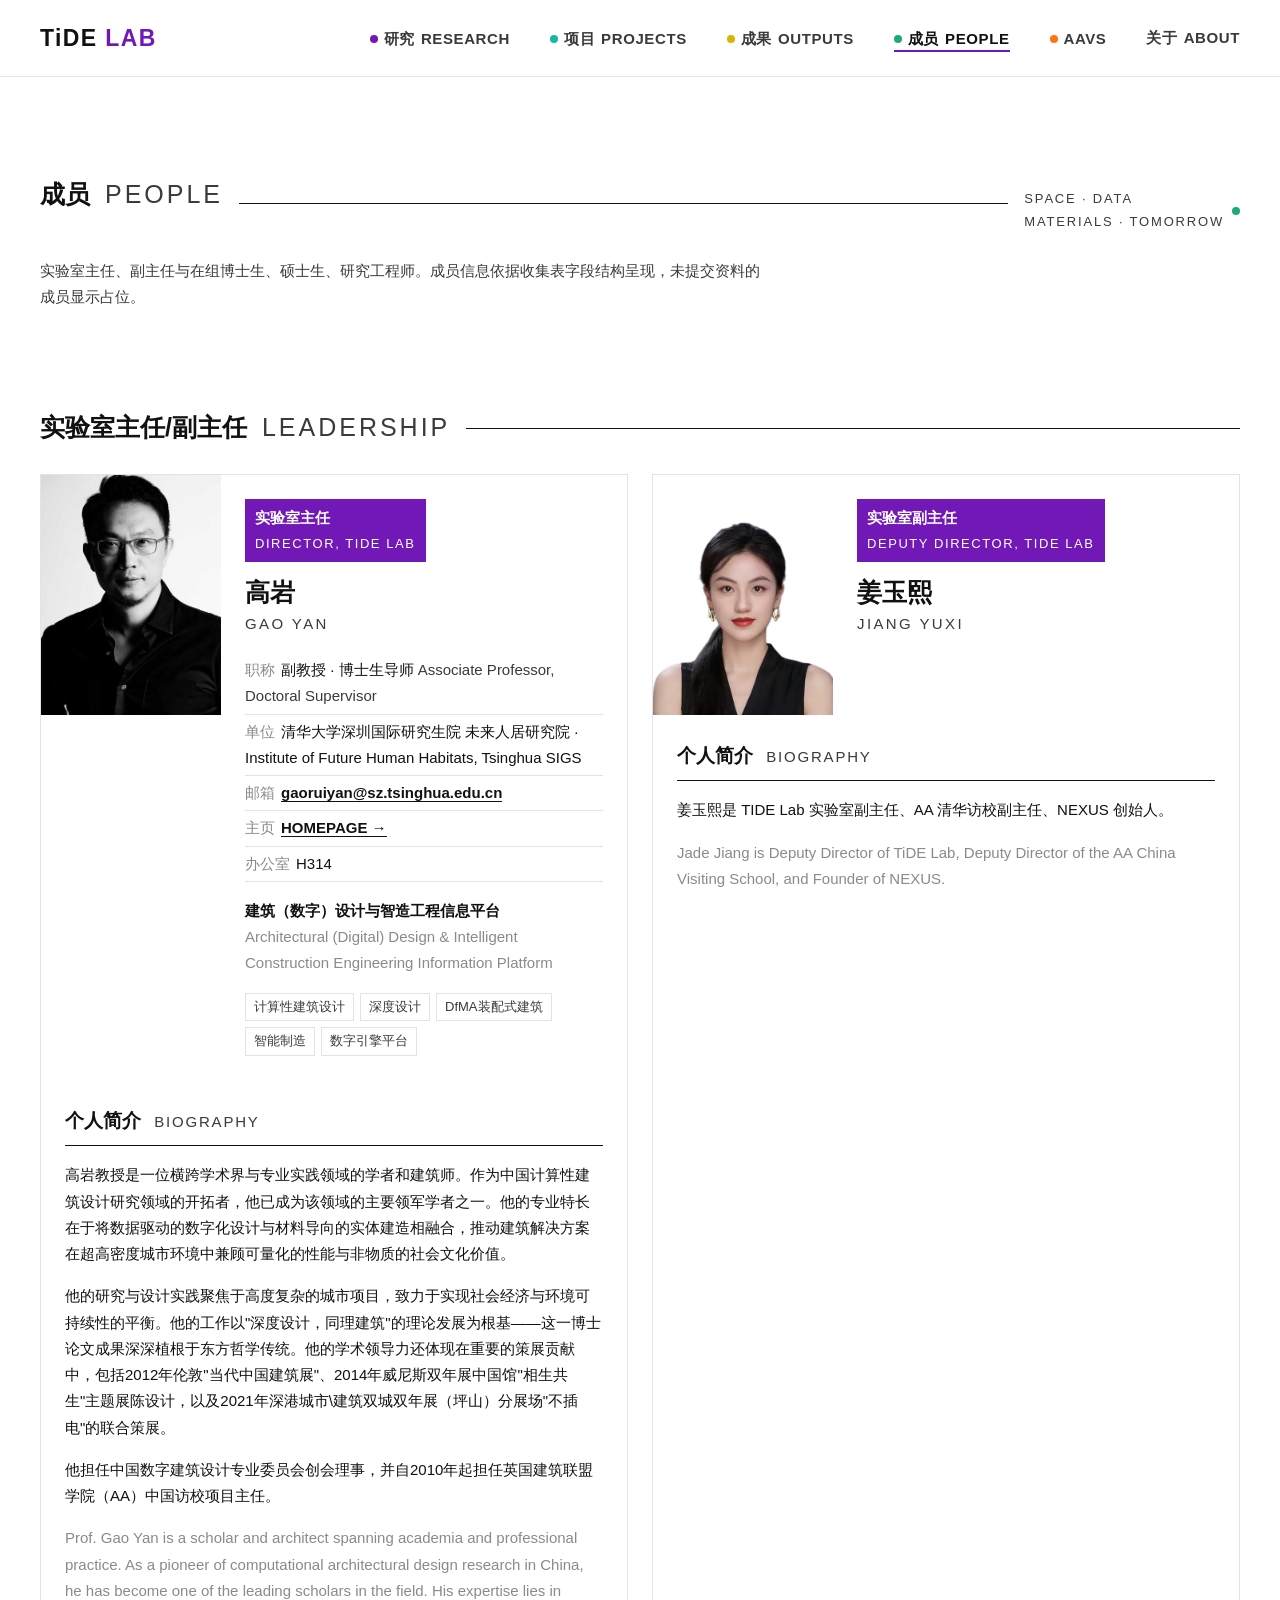
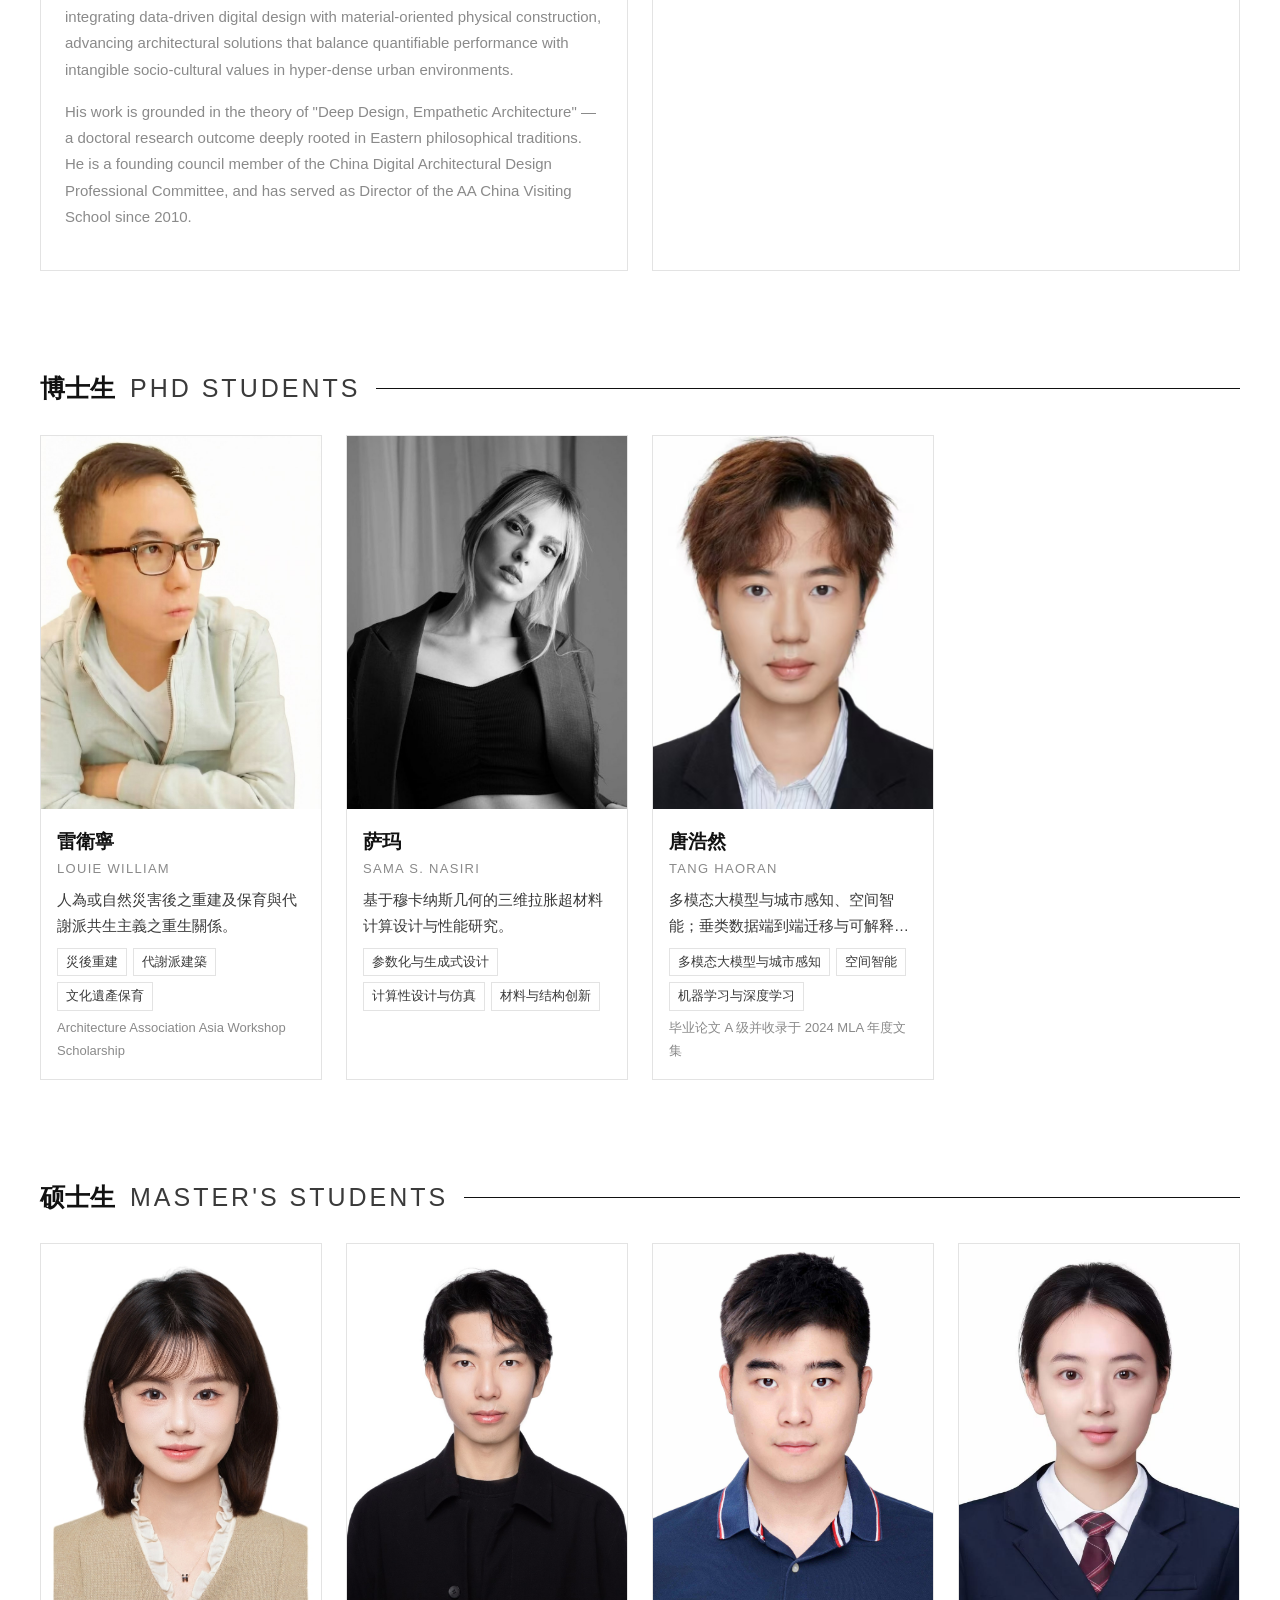
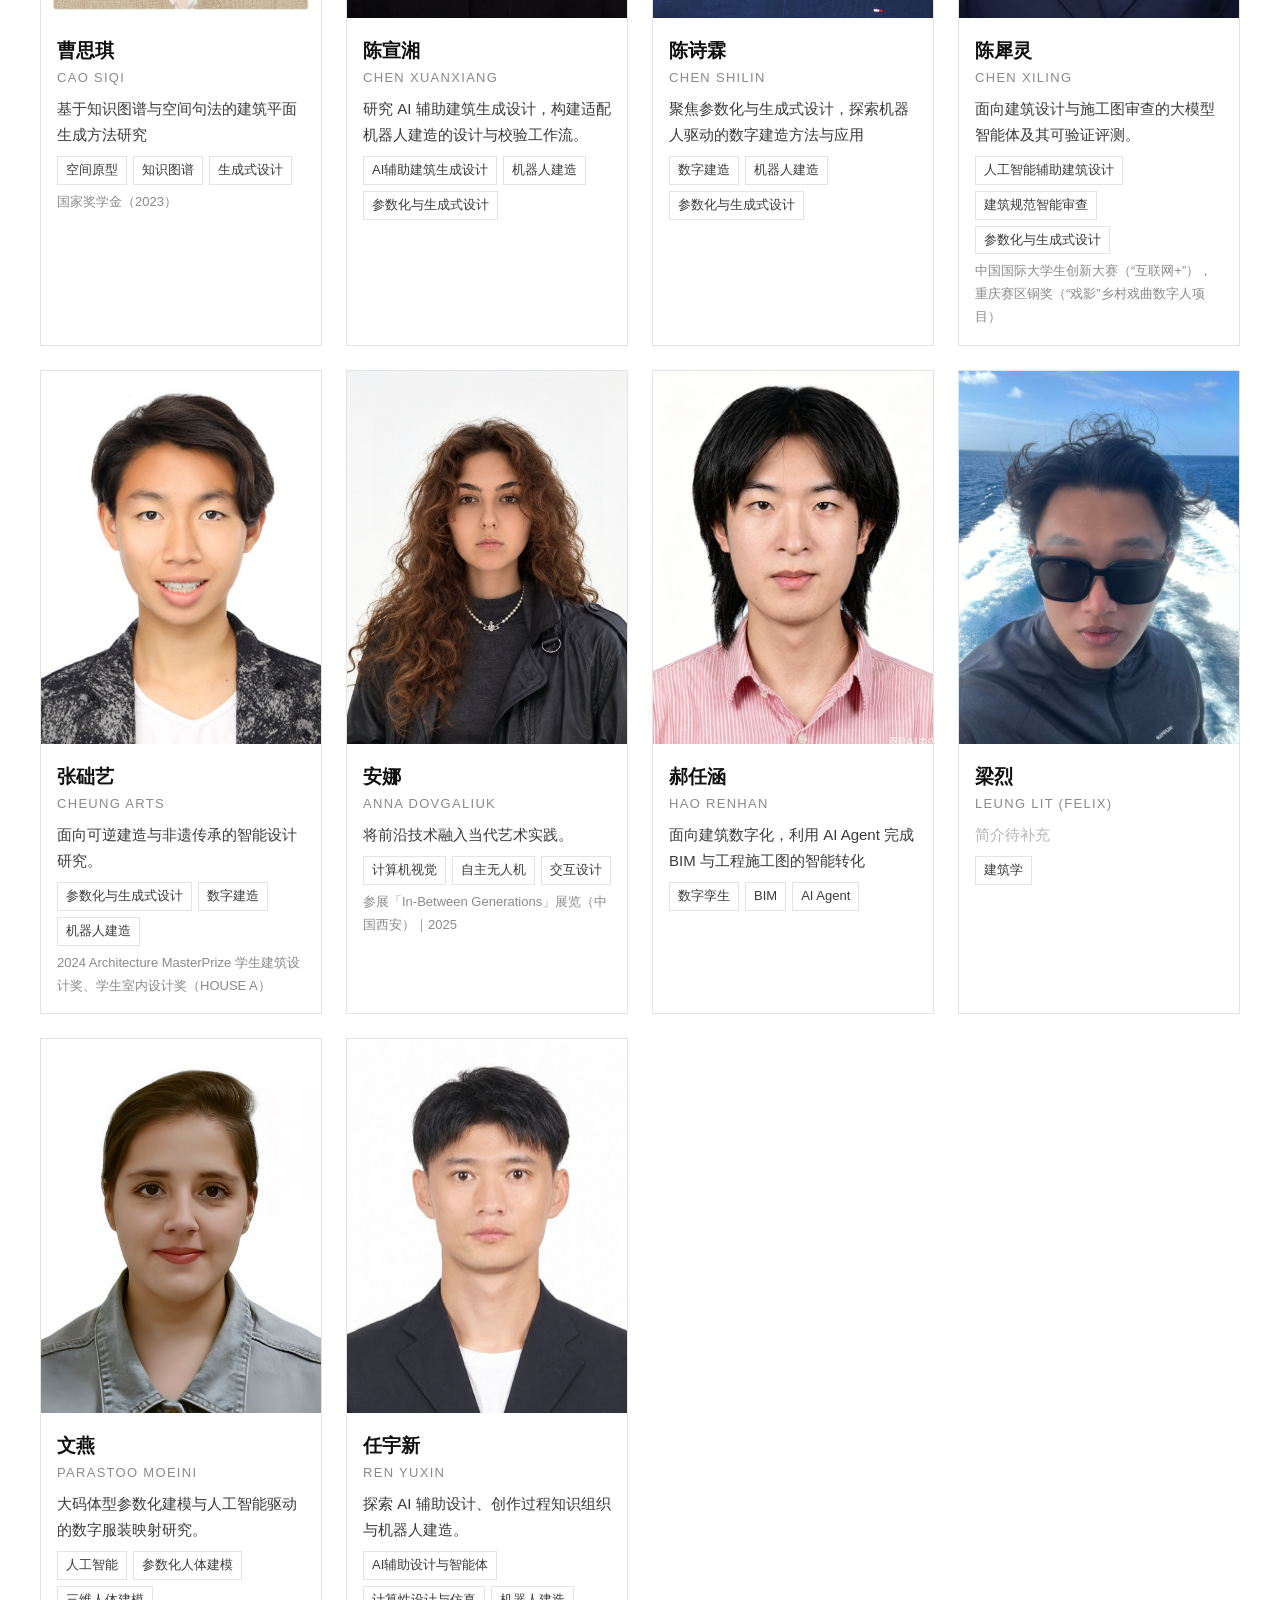
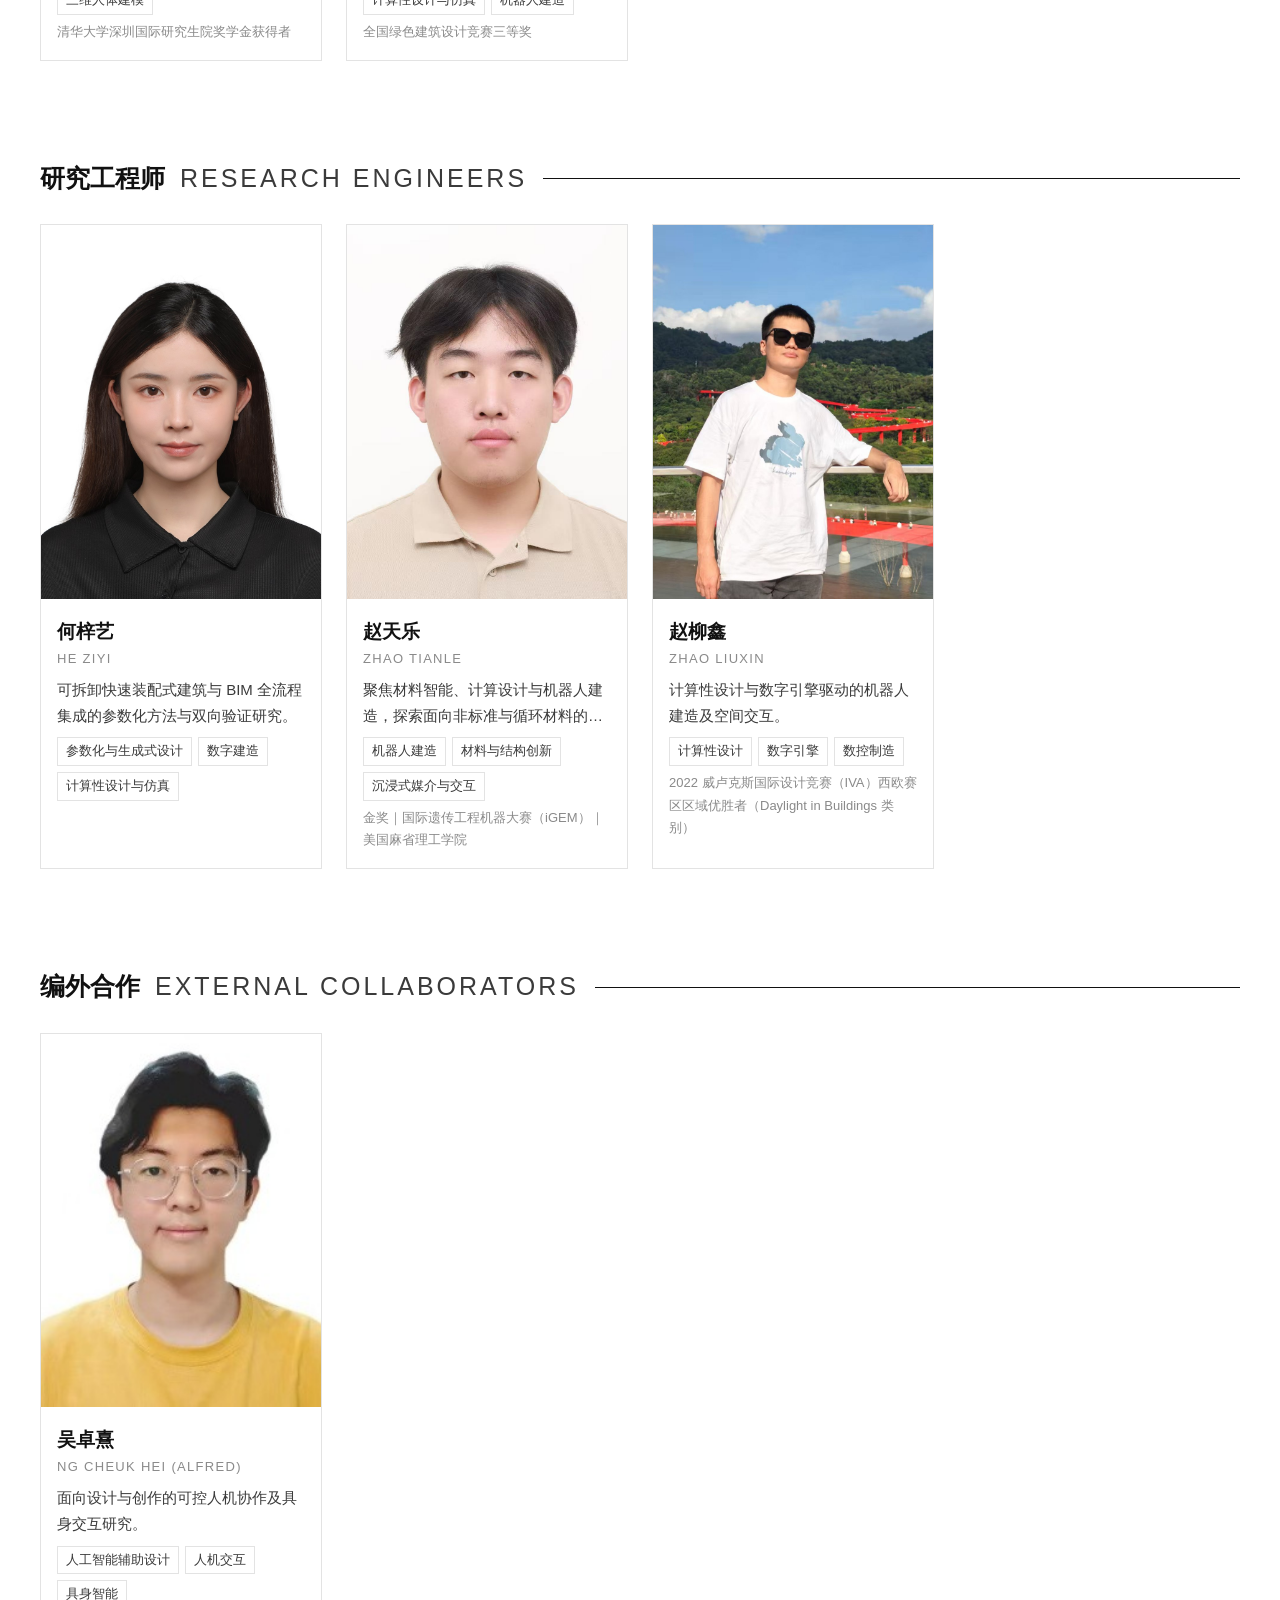
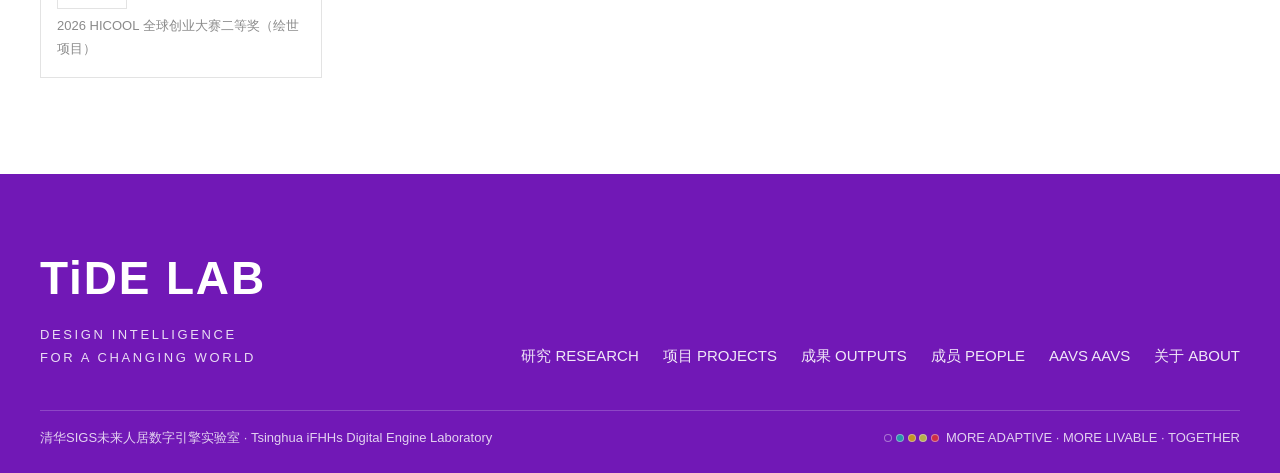
<file: people.html>
<!DOCTYPE html>
<html lang="zh-CN">
<head>
<meta charset="UTF-8">
<meta name="viewport" content="width=device-width, initial-scale=1.0">
<title>成员 PEOPLE · TiDE Lab</title>
<link rel="stylesheet" href="assets/css/tokens.css?v=20261029c">
<link rel="stylesheet" href="assets/css/base.css?v=20261029c">
<style>
  /* 负责人双卡（LEADERSHIP） */
  .ldr-card { border: 1px solid var(--line); display: flex; flex-direction: column; }
  .ldr-head { display: grid; grid-template-columns: 180px minmax(0, 1fr); }
  .ldr-photo { aspect-ratio: 3/4; background: var(--bg-soft); }
  .ldr-photo img { width: 100%; height: 100%; object-fit: cover; display: block; }
  .ldr-photo .photo-empty { font-size: 40px; }
  .ldr-info { padding: var(--sp-3); }
  .ldr-badge { display: inline-block; background: var(--tide-purple); color: var(--bg);
    font-weight: 700; font-size: var(--fs-small); padding: 6px 10px; }
  .ldr-badge .en { display: block; font-family: var(--font-en); font-weight: 400;
    font-size: var(--fs-tiny); letter-spacing: .12em; text-transform: uppercase; margin-top: 2px; }
  .ldr-name { font-size: var(--fs-h2); font-weight: 900; line-height: 1.15; margin-top: var(--sp-2); }
  .ldr-name-en { font-family: "Helvetica Neue", Arial, sans-serif; font-size: var(--fs-small);
    letter-spacing: .16em; color: var(--ink-2); text-transform: uppercase; font-weight: 300; margin-top: 4px; }
  .ldr-meta { margin-top: var(--sp-2); font-size: var(--fs-small); }
  .ldr-meta .row { padding: 4px 0; border-bottom: 1px solid var(--line); }
  .ldr-meta .k { color: var(--gray); margin-right: 6px; }
  .ldr-meta a { border-bottom: 1px solid var(--ink); font-weight: 700; }
  .ldr-meta a:hover { color: var(--tide-purple); border-color: var(--tide-purple); }
  .ldr-focus { margin-top: var(--sp-2); font-weight: 700; font-size: var(--fs-small); }
  .ldr-focus .en { color: var(--gray); font-weight: 400; }
  .ldr-tags { display: flex; flex-wrap: wrap; gap: 6px; margin-top: var(--sp-2); }
  .ldr-body { padding: 0 var(--sp-3) var(--sp-3); flex: 1; }
  .ldr-body .blk { margin-top: var(--sp-3); }
  .ldr-bio p { margin-bottom: var(--sp-2); font-size: var(--fs-small); }
  .ldr-bio .p-en { color: var(--gray); }
  /* 研究方向子方向卡 */
  .area-card { border: 1px solid var(--line); padding: var(--sp-3); }
  .area-card .n { font-family: var(--font-en); font-size: var(--fs-small); color: var(--gray); }
  .area-card .t { font-weight: 900; font-size: var(--fs-h3); margin-top: 6px; }
  .area-card .t-en { font-family: "Helvetica Neue", Arial, sans-serif; font-size: var(--fs-tiny);
    letter-spacing: .1em; text-transform: uppercase; color: var(--ink-2); margin-top: 4px; }
  .area-card .d { font-size: var(--fs-small); color: var(--gray); margin-top: var(--sp-2); }
  /* 列表 */
  .plain-list { list-style: none; }
  .plain-list li { padding: 10px 0; border-bottom: 1px solid var(--line); font-size: var(--fs-small); }
  @media (max-width: 1080px) {
    .ldr-head { grid-template-columns: 1fr; }
    .ldr-photo { max-width: 280px; }
  }
</style>
</head>
<body data-page="people">
<div id="tide-nav"></div>

<main class="wrap">
  <div id="page-head"></div>

  <!-- ===== 实验室主任/副主任 ===== -->
  <section id="leadership"></section>

  <!-- ===== 分组：博士生 / 硕士生 / 研究工程师 ===== -->
  <div id="groups"></div>
</main>

<div id="tide-footer"></div>

<script src="data/site.js?v=20261029c"></script>
<script src="data/research.js?v=20261029c"></script>
<script src="data/projects.js?v=20261029c"></script>
<script src="data/members.js?v=20261029c"></script>
<script src="data/outputs.js?v=20261029c"></script>
<script src="assets/js/ui.js?v=20261029c"></script>
<script>
(function () {
  var U = TIDE_UI;

  /* 页面头 */
  document.getElementById("page-head").innerHTML =
    U.secHead("成员", "PEOPLE", "Space · Data<br/>Materials · Tomorrow", "green") +
    '<p style="max-width:720px;color:var(--ink-2);font-size:var(--fs-small)">' +
    '实验室主任、副主任与在组博士生、硕士生、研究工程师。成员信息依据收集表字段结构呈现，未提交资料的成员显示占位。' +
    '</p>';

  /* ===== 负责人双卡 ===== */
  var PH = U.placeholder("待补充");

  function listItems(arr) {
    return '<ul class="plain-list">' + arr.map(function (x) { return "<li>" + x + "</li>"; }).join("") + "</ul>";
  }
  function blk(zh, en, inner) {
    return '<div class="blk"><h3>' + zh + ' <span class="en">' + en + "</span></h3>" + inner + "</div>";
  }
  function metaRow(k, v) {
    return '<div class="row"><span class="k">' + k + "</span>" + (v || PH) + "</div>";
  }

  function leaderCard(L) {
    var bioInner = "";
    if ((L.bioZh || []).length || (L.bioEn || []).length) {
      bioInner = '<div class="ldr-bio">' +
        (L.bioZh || []).map(function (p) { return "<p>" + p + "</p>"; }).join("") +
        (L.bioEn || []).map(function (p) { return '<p class="p-en">' + p + "</p>"; }).join("") +
        "</div>";
    }

    var areasInner = (L.researchAreas && L.researchAreas.length)
      ? L.researchAreas.map(function (r, i) {
          return '<div class="area-card"><div class="n">0' + (i + 1) + "</div>" +
            '<div class="t">' + r.zh + '</div><div class="t-en">' + r.en + "</div>" +
            '<div class="d">' + r.descZh + "</div></div>";
        }).join("")
      : "";

    var emailHtml = L.email
      ? '<a href="mailto:' + L.email + '">' + L.email + "</a>"
      : "";
    var affHtml = (L.affiliationZh || L.affiliationEn)
      ? L.affiliationZh + (L.affiliationEn ? " · " + L.affiliationEn : "")
      : "";
    var titleHtml = (L.titleZh || L.titleEn)
      ? L.titleZh + (L.titleEn ? ' <span class="en" style="font-weight:300;color:var(--ink-2)">' + L.titleEn + "</span>" : "")
      : "";

    var metaRows = "";
    if (titleHtml) metaRows += metaRow("职称", titleHtml);
    if (affHtml) metaRows += metaRow("单位", affHtml);
    if (emailHtml) metaRows += metaRow("邮箱", emailHtml);
    if (L.homepage) metaRows += '<div class="row"><span class="k">主页</span><a href="' + L.homepage + '" target="_blank" rel="noopener">HOMEPAGE &rarr;</a></div>';
    if (L.office) metaRows += '<div class="row"><span class="k">办公室</span>' + L.office + "</div>";

    var focusHtml = (L.focusZh || L.focusEn)
      ? '<div class="ldr-focus">' + L.focusZh + '<div class="en">' + L.focusEn + "</div></div>"
      : "";
    var tagsHtml = (L.keywords && L.keywords.length)
      ? '<div class="ldr-tags">' + L.keywords.map(function (k) { return '<span class="tag">' + k + "</span>"; }).join("") + "</div>"
      : "";

    var bodyBlocks = "";
    if (bioInner) bodyBlocks += blk("个人简介", "BIOGRAPHY", bioInner);
    if (areasInner) bodyBlocks += blk("研究方向", "RESEARCH AREAS", areasInner);
    if (L.education && L.education.length) bodyBlocks += blk("教育经历", "EDUCATION", listItems(L.education));
    if (L.positions && L.positions.length) bodyBlocks += blk("工作经历", "POSITIONS", listItems(L.positions));
    if (L.appointments && L.appointments.length) bodyBlocks += blk("学术兼职", "APPOINTMENTS", listItems(L.appointments));
    if (L.courses && L.courses.length) bodyBlocks += blk("教授课程", "COURSES", '<div class="ldr-tags">' + L.courses.map(function (c) { return '<span class="tag">' + c + "</span>"; }).join("") + "</div>");
    if (L.honors && L.honors.length) bodyBlocks += blk("荣誉奖项", "HONORS", listItems(L.honors));
    if (L.patents && L.patents.length) bodyBlocks += blk("专利", "PATENTS", listItems(L.patents));

    return '<div class="ldr-card">' +
      '<div class="ldr-head">' +
        '<div class="ldr-photo">' + U.img(L.photo, L.nameZh) + "</div>" +
        '<div class="ldr-info">' +
          '<div class="ldr-badge">' + L.roleLabelZh + '<span class="en">' + L.roleLabelEn + "</span></div>" +
          '<div class="ldr-name">' + L.nameZh + "</div>" +
          '<div class="ldr-name-en">' + L.nameEn + "</div>" +
          (metaRows ? '<div class="ldr-meta">' + metaRows + "</div>" : "") +
          focusHtml + tagsHtml +
        "</div>" +
      "</div>" +
      (bodyBlocks ? '<div class="ldr-body">' + bodyBlocks + "</div>" : "") +
    "</div>";
  }

  document.getElementById("leadership").innerHTML =
    U.secHead("实验室主任/副主任", "LEADERSHIP", "", "purple") +
    '<div class="grid c2" style="align-items:stretch">' +
    TIDE_LEADERS.map(leaderCard).join("") +
    "</div>";

  /* ===== 分组渲染 ===== */
  document.getElementById("groups").innerHTML = TIDE_MEMBER_GROUPS.map(function (g) {
    var members = TIDE_MEMBERS.filter(function (m) { return m.group === g.key; });
    if (!members.length) return "";
    return U.secHead(g.zh, g.en.toUpperCase(), "", "green") +
      (g.descZh
        ? '<p style="max-width:720px;color:var(--ink-2);font-size:var(--fs-small);margin-top:calc(var(--sp-2) * -1)">' + g.descZh + "</p>"
        : "") +
      '<div class="grid c4">' + members.map(U.personCard).join("") + "</div>";
  }).join("");
})();
</script>
</body>
</html>
</file>
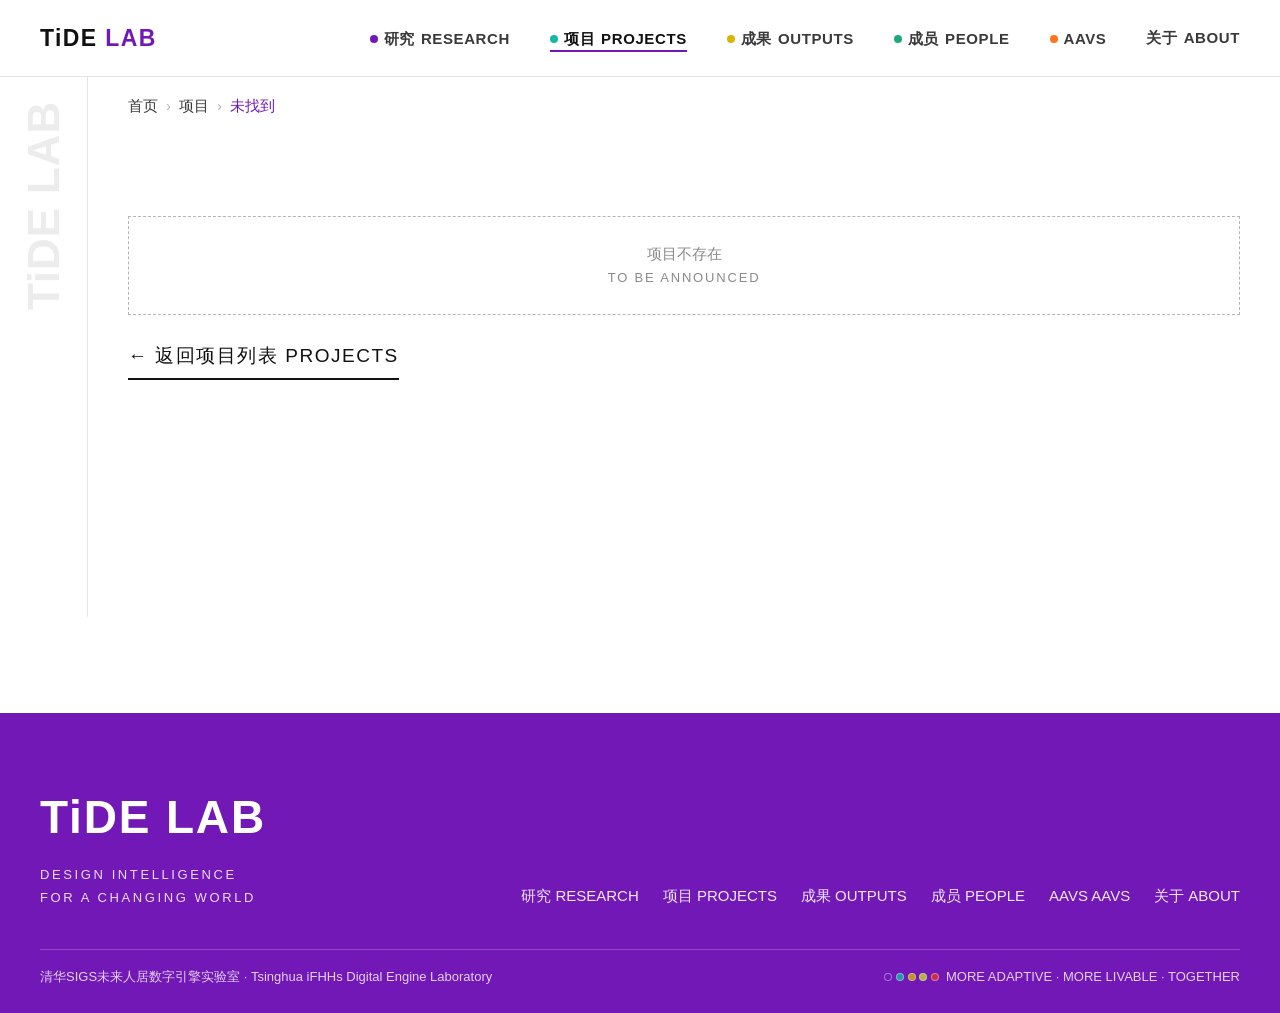
<file: project.html>
<!DOCTYPE html>
<html lang="zh-CN">
<head>
<meta charset="UTF-8">
<meta name="viewport" content="width=device-width, initial-scale=1.0">
<title>项目详情 · TiDE Lab · 清华SIGS未来人居数字引擎实验室</title>
<link rel="stylesheet" href="assets/css/tokens.css?v=20261029c">
<link rel="stylesheet" href="assets/css/base.css?v=20261029c">
<style>
/* 项目详情页特有布局（参考 02-tide-project-detail.png，仅用 var(--*) 令牌） */
.cover-figure { margin: var(--sp-3) 0; }
.cover-figure img { width: 100%; max-height: 560px; object-fit: cover; }
.cover-figure figcaption { font-size: var(--fs-tiny); color: var(--gray); margin-top: 6px; }

.honor-item { padding: var(--sp-2) 0; border-bottom: 1px solid var(--line); }
.honor-item .h-zh { font-weight: 700; font-size: var(--fs-small); }
.honor-item .h-en { font-size: var(--fs-tiny); color: var(--gray); }

.gallery-grid { display: grid; grid-template-columns: 1fr 1fr; gap: var(--sp-3); }
.gallery-grid figure img { width: 100%; aspect-ratio: 4/3; object-fit: cover; }
.gallery-grid figure:first-child { grid-column: 1 / -1; }
.gallery-grid figure:first-child img { aspect-ratio: 16/8; }

.process-grid { display: grid; grid-template-columns: repeat(4, 1fr); gap: var(--sp-3); }
.process-step { border: 1px dashed var(--gray-2); padding: var(--sp-3) var(--sp-2); text-align: center; color: var(--gray); }
.process-step .p-num { font-family: var(--font-en); font-size: var(--fs-tiny); color: var(--gray-2); letter-spacing: .14em; }
.process-step .p-title { font-family: var(--font-en); font-weight: 900; font-size: var(--fs-h3); color: var(--ink-2); letter-spacing: .1em; margin: 6px 0; }
.process-step .p-note { font-size: var(--fs-tiny); }

.next-card {
  display: block; border: 1px solid var(--line); background: var(--bg);
  transition: box-shadow .2s; overflow: hidden;
}
.next-card:hover { box-shadow: var(--shadow); }
.next-card .n-thumb { aspect-ratio: 16/6; overflow: hidden; background: var(--bg-soft); position: relative; }
.next-card .n-thumb img { width: 100%; height: 100%; object-fit: cover; transition: transform .35s; }
.next-card:hover .n-thumb img { transform: scale(1.03); }
.next-card .n-body { padding: var(--sp-3); display: flex; justify-content: space-between; align-items: center; gap: var(--sp-3); flex-wrap: wrap; }
.next-card .n-title { font-weight: 900; font-size: var(--fs-h2); }
.next-card .n-title-en { font-family: "Helvetica Neue", Arial, sans-serif; font-weight: 300; font-size: var(--fs-small); letter-spacing: .12em; color: var(--ink-2); text-transform: uppercase; }
.next-card .n-arrow { font-family: var(--font-en); font-size: var(--fs-h2); color: var(--tide-purple); }

.missing { padding: var(--sp-6) 0; }
.missing .back { margin-top: var(--sp-3); }

@media (max-width: 1080px) {
  .gallery-grid, .process-grid { grid-template-columns: 1fr 1fr; }
}
@media (max-width: 640px) {
  .gallery-grid, .process-grid { grid-template-columns: 1fr; }
}
</style>
</head>
<body data-page="project">
<div id="tide-nav"></div>

<div class="detail" id="detail-root">
  <aside class="rail"><div class="vertical">TiDE LAB</div></aside>
  <main class="detail-main" id="detail-main"></main>
</div>

<div id="tide-footer"></div>

<script src="data/site.js?v=20261029c"></script>
<script src="data/projects.js?v=20261029c"></script>
<script src="assets/js/ui.js?v=20261029c"></script>
<script>
(function () {
  var U = TIDE_UI;
  var root = document.getElementById("detail-main");

  /* 深链：id 缺失或不存在 → 占位 + 返回链接 */
  var id = U.query("id");
  var idx = -1;
  if (id) {
    for (var i = 0; i < TIDE_PROJECTS.length; i++) {
      if (TIDE_PROJECTS[i].id === id) { idx = i; break; }
    }
  }
  if (idx < 0) {
    root.innerHTML =
      U.crumbs([
        { label: "首页", href: "index.html" },
        { label: "项目", href: "projects.html" },
        { label: "未找到" }
      ]) +
      '<div class="missing">' + U.placeholder("项目不存在") +
      '<div class="back"><a class="biglink" href="projects.html">&larr; 返回项目列表 PROJECTS</a></div></div>';
    return;
  }

  var p = TIDE_PROJECTS[idx];
  document.title = p.titleZh + " · TiDE Lab";

  /* 状态点颜色映射 */
  var statusDot = (function (s) {
    if (s === "已建成" || s === "落成") return "green";
    if (s === "在建") return "teal";
    if (s === "竞赛方案") return "yellow";
    if (s === "进行中") return "purple";
    return "purple";
  })(p.statusZh);

  var total = ("0" + TIDE_PROJECTS.length).slice(-2);
  var html = "";

  /* 面包屑 */
  html += U.crumbs([
    { label: "首页", href: "index.html" },
    { label: "项目", href: "projects.html" },
    { label: p.titleZh }
  ]);

  /* 标签 + 序号 */
  html += '<div class="detail-label"><span class="k">' + (p.categoryEn || p.categoryZh) + '</span>' +
    '<span class="i">' + p.num + " / " + total + "</span></div>";

  /* 大标题 */
  html += '<h1 class="detail-title">' + p.titleZh + "</h1>" +
    '<div class="detail-title-en">' + p.titleEn + "</div>";

  /* 中英简介 */
  html += '<div class="detail-lead">';
  (p.descZh || []).forEach(function (t) { html += "<p>" + t + "</p>"; });
  (p.descEn || []).forEach(function (t) { html += '<p class="p-en">' + t + "</p>"; });
  html += "</div>";

  /* 元信息表 */
  html += '<div class="meta-table">' +
    "<div><div class=\"k\">Type 类型</div><div class=\"v\">" + p.categoryZh + "</div></div>" +
    "<div><div class=\"k\">Theme 主题</div><div class=\"v\">" + (p.themeZh || "—") + "</div></div>" +
    "<div><div class=\"k\">Period 时间</div><div class=\"v\">" + (p.period || p.statusZh || "—") + "</div></div>" +
    "<div><div class=\"k\">Status 状态</div><div class=\"v\"><span class=\"dot " + statusDot + "\"></span>" + (p.statusZh || "—") + "</div></div>" +
    "</div>";

  /* 主图 + 图注 */
  var coverCaption = (p.gallery && p.gallery.length && p.gallery[0].captionZh)
    ? p.gallery[0].captionZh + " · " + (p.gallery[0].captionEn || "")
    : p.titleZh + " · " + p.titleEn;
  html += '<figure class="cover-figure">' + U.img(p.cover, p.titleZh) +
    "<figcaption>" + coverCaption + "</figcaption></figure>";

  /* 项目荣誉（为空不显示） */
  if (p.awardsZh && p.awardsZh.length) {
    html += '<section class="blk"><h3>项目荣誉 <span class="en">HONORS</span></h3>';
    p.awardsZh.forEach(function (a, i) {
      html += '<div class="honor-item"><div class="h-zh">' + a + "</div>" +
        (p.awardsEn && p.awardsEn[i] ? '<div class="h-en">' + p.awardsEn[i] + "</div>" : "") + "</div>";
    });
    html += "</section>";
  }

  /* 合作方（为空不显示） */
  if (p.collaborators && p.collaborators.length) {
    html += '<section class="blk"><h3>合作方 <span class="en">COLLABORATORS</span></h3>';
    p.collaborators.forEach(function (c) {
      html += '<div class="rowitem"><span class="t">' + c + '</span><span class="arrow">›</span></div>';
    });
    html += "</section>";
  }

  /* 项目图集 */
  if (p.gallery && p.gallery.length) {
    html += '<section class="blk"><h3>项目图集 <span class="en">GALLERY</span></h3><div class="gallery-grid">';
    p.gallery.forEach(function (g) {
      html += "<figure>" + U.img(g.src, g.captionZh) +
        "<figcaption>" + g.captionZh + (g.captionEn ? " · " + g.captionEn : "") + "</figcaption></figure>";
    });
    html += "</div></section>";
  }

  /* 过程（暂无数据 → 四阶段占位） */
  var steps = ["DESIGN", "SIMULATION", "FABRICATION", "TESTING"];
  html += '<section class="blk"><h3>过程 <span class="en">PROCESS</span></h3><div class="process-grid">';
  steps.forEach(function (s, i) {
    html += '<div class="process-step"><div class="p-num">0' + (i + 1) + "</div>" +
      '<div class="p-title">' + s + '</div><div class="p-note">待补充</div></div>';
  });
  html += "</div></section>";

  /* 相关项目：同类别、排除自身、最多3个 */
  var related = TIDE_PROJECTS.filter(function (q) {
    return q.id !== p.id && q.categoryZh === p.categoryZh;
  }).slice(0, 3);
  html += '<section class="blk"><h3>相关项目 <span class="en">RELATED</span></h3>';
  if (related.length) {
    html += '<div class="grid c3">' + related.map(U.projectCard).join("") + "</div>";
  } else {
    html += '<a class="card" href="research.html"><div class="body" style="padding:var(--sp-3)">' +
      '<div class="title">研究方向</div><div class="title-en">RESEARCH DIRECTIONS</div>' +
      '<div class="desc">暂无同类别其它项目，前往了解实验室四大研究方向。</div>' +
      '<div class="under"></div></div></a>';
  }
  html += "</section>";

  /* 下一个项目（循环） */
  var next = TIDE_PROJECTS[(idx + 1) % TIDE_PROJECTS.length];
  html += '<section class="blk"><h3>下一个项目 <span class="en">NEXT PROJECT</span></h3>' +
    '<a class="next-card" href="project.html?id=' + next.id + '">' +
    '<div class="n-thumb"><span class="num" style="position:absolute;top:10px;left:12px;font-family:var(--font-en);font-size:15px;color:var(--bg);text-shadow:0 1px 4px var(--bg-dark)">' + next.num + "</span>" +
    U.img(next.cover, next.titleZh) + "</div>" +
    '<div class="n-body"><div><div class="n-title">' + next.titleZh + '</div>' +
    '<div class="n-title-en">' + next.titleEn + "</div></div>" +
    '<div class="n-arrow">&rarr;</div></div></a></section>';

  root.innerHTML = html;
})();
</script>
</body>
</html>
</file>
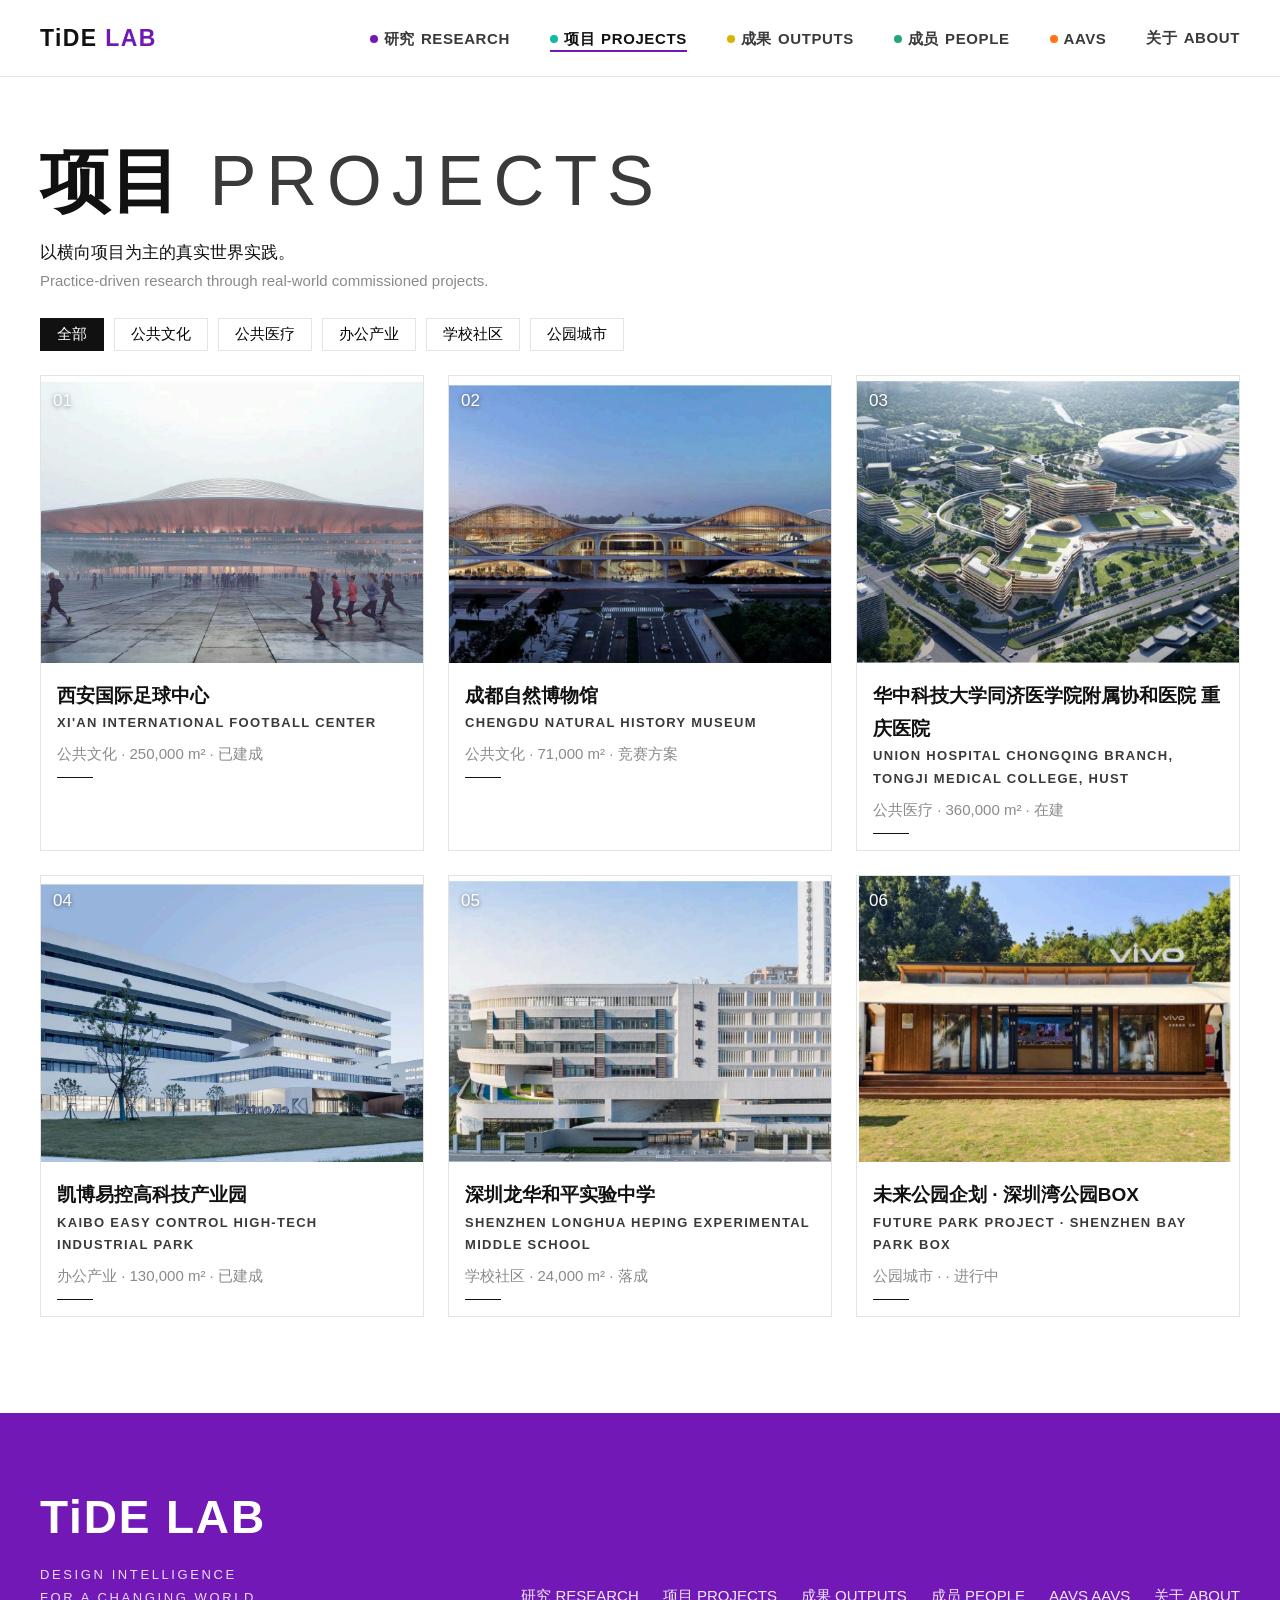
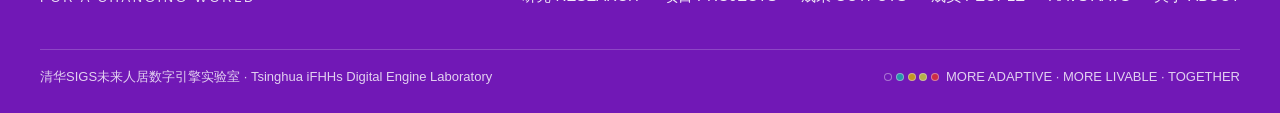
<file: projects.html>
<!DOCTYPE html>
<html lang="zh-CN">
<head>
<meta charset="UTF-8">
<meta name="viewport" content="width=device-width, initial-scale=1.0">
<title>项目 PROJECTS · TiDE Lab · 清华SIGS未来人居数字引擎实验室</title>
<link rel="stylesheet" href="assets/css/tokens.css?v=20261029c">
<link rel="stylesheet" href="assets/css/base.css?v=20261029c">
<style>
/* 项目列表页特有布局（仅使用 var(--*) 令牌） */
.page-head { padding: var(--sp-5) 0 0; }
.page-head .ph-title { font-size: var(--fs-h1); font-weight: 900; line-height: 1.15; }
.page-head .ph-title .en { font-family: "Helvetica Neue", Arial, sans-serif; font-weight: 300; color: var(--ink-2); letter-spacing: .14em; margin-left: 10px; }
.page-head .ph-lead { margin-top: var(--sp-2); max-width: 720px; }
.page-head .ph-lead .en { color: var(--gray); font-size: var(--fs-small); }
</style>
</head>
<body data-page="projects">
<div id="tide-nav"></div>

<main class="wrap">
  <header class="page-head">
    <h1 class="ph-title">项目 <span class="en">PROJECTS</span></h1>
    <div class="ph-lead">
      <p>以横向项目为主的真实世界实践。</p>
      <p class="en">Practice-driven research through real-world commissioned projects.</p>
    </div>
  </header>

  <div class="filterbar" id="filterbar"></div>
  <div class="grid c3" id="projects-grid"></div>
</main>

<div id="tide-footer"></div>

<script src="data/site.js?v=20261029c"></script>
<script src="data/projects.js?v=20261029c"></script>
<script src="assets/js/ui.js?v=20261029c"></script>
<script>
(function () {
  var U = TIDE_UI;

  /* 类别筛选：按 categoryZh 去重生成 */
  var cats = [];
  TIDE_PROJECTS.forEach(function (p) {
    if (cats.indexOf(p.categoryZh) < 0) cats.push(p.categoryZh);
  });
  var filters = ["全部"].concat(cats);
  var current = "全部";

  function renderBar() {
    document.getElementById("filterbar").innerHTML = filters.map(function (c) {
      return '<button data-cat="' + c + '"' + (c === current ? ' class="on"' : "") + ">" + c + "</button>";
    }).join("");
  }

  function renderGrid() {
    var list = current === "全部"
      ? TIDE_PROJECTS
      : TIDE_PROJECTS.filter(function (p) { return p.categoryZh === current; });
    document.getElementById("projects-grid").innerHTML = list.length
      ? list.map(U.projectCard).join("")
      : U.placeholder("该类别暂无项目");
  }

  document.getElementById("filterbar").addEventListener("click", function (e) {
    var btn = e.target.closest("button");
    if (!btn) return;
    current = btn.getAttribute("data-cat");
    renderBar();
    renderGrid();
  });

  renderBar();
  renderGrid();
})();
</script>
</body>
</html>
</file>
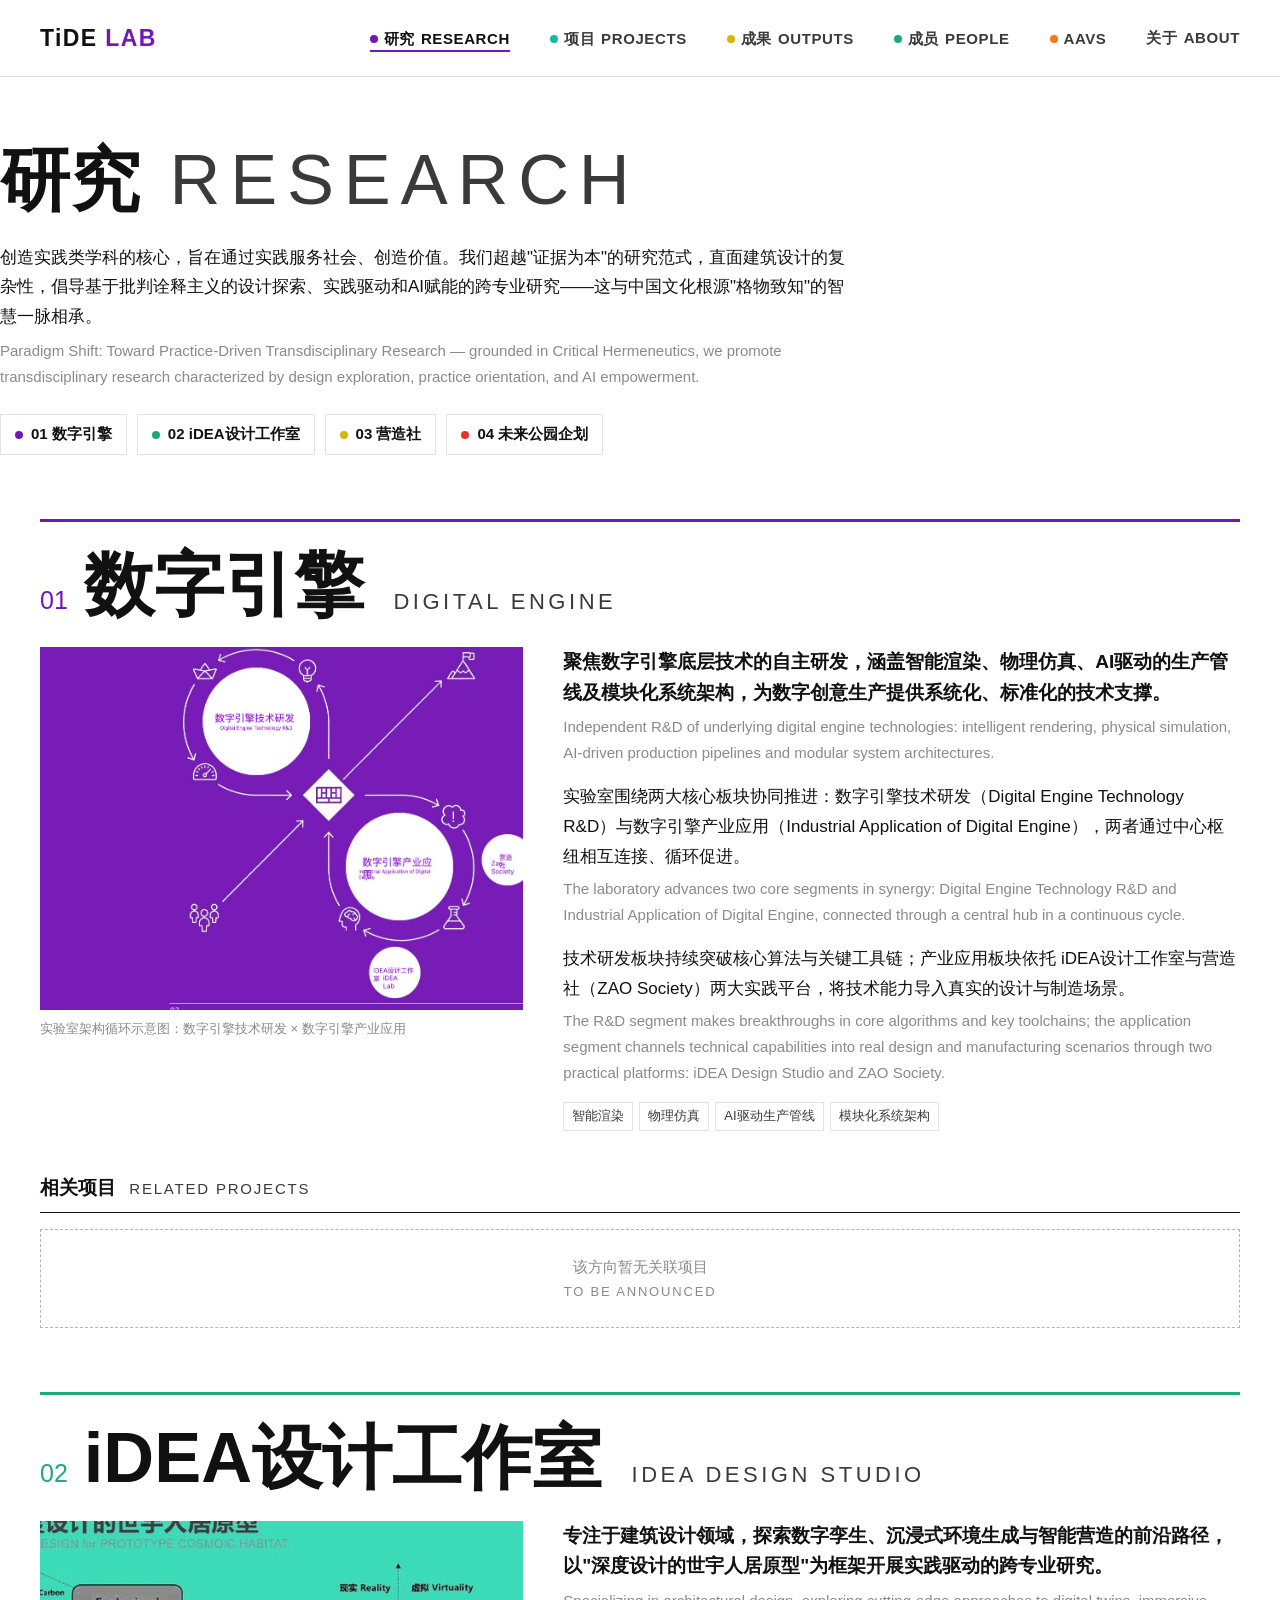
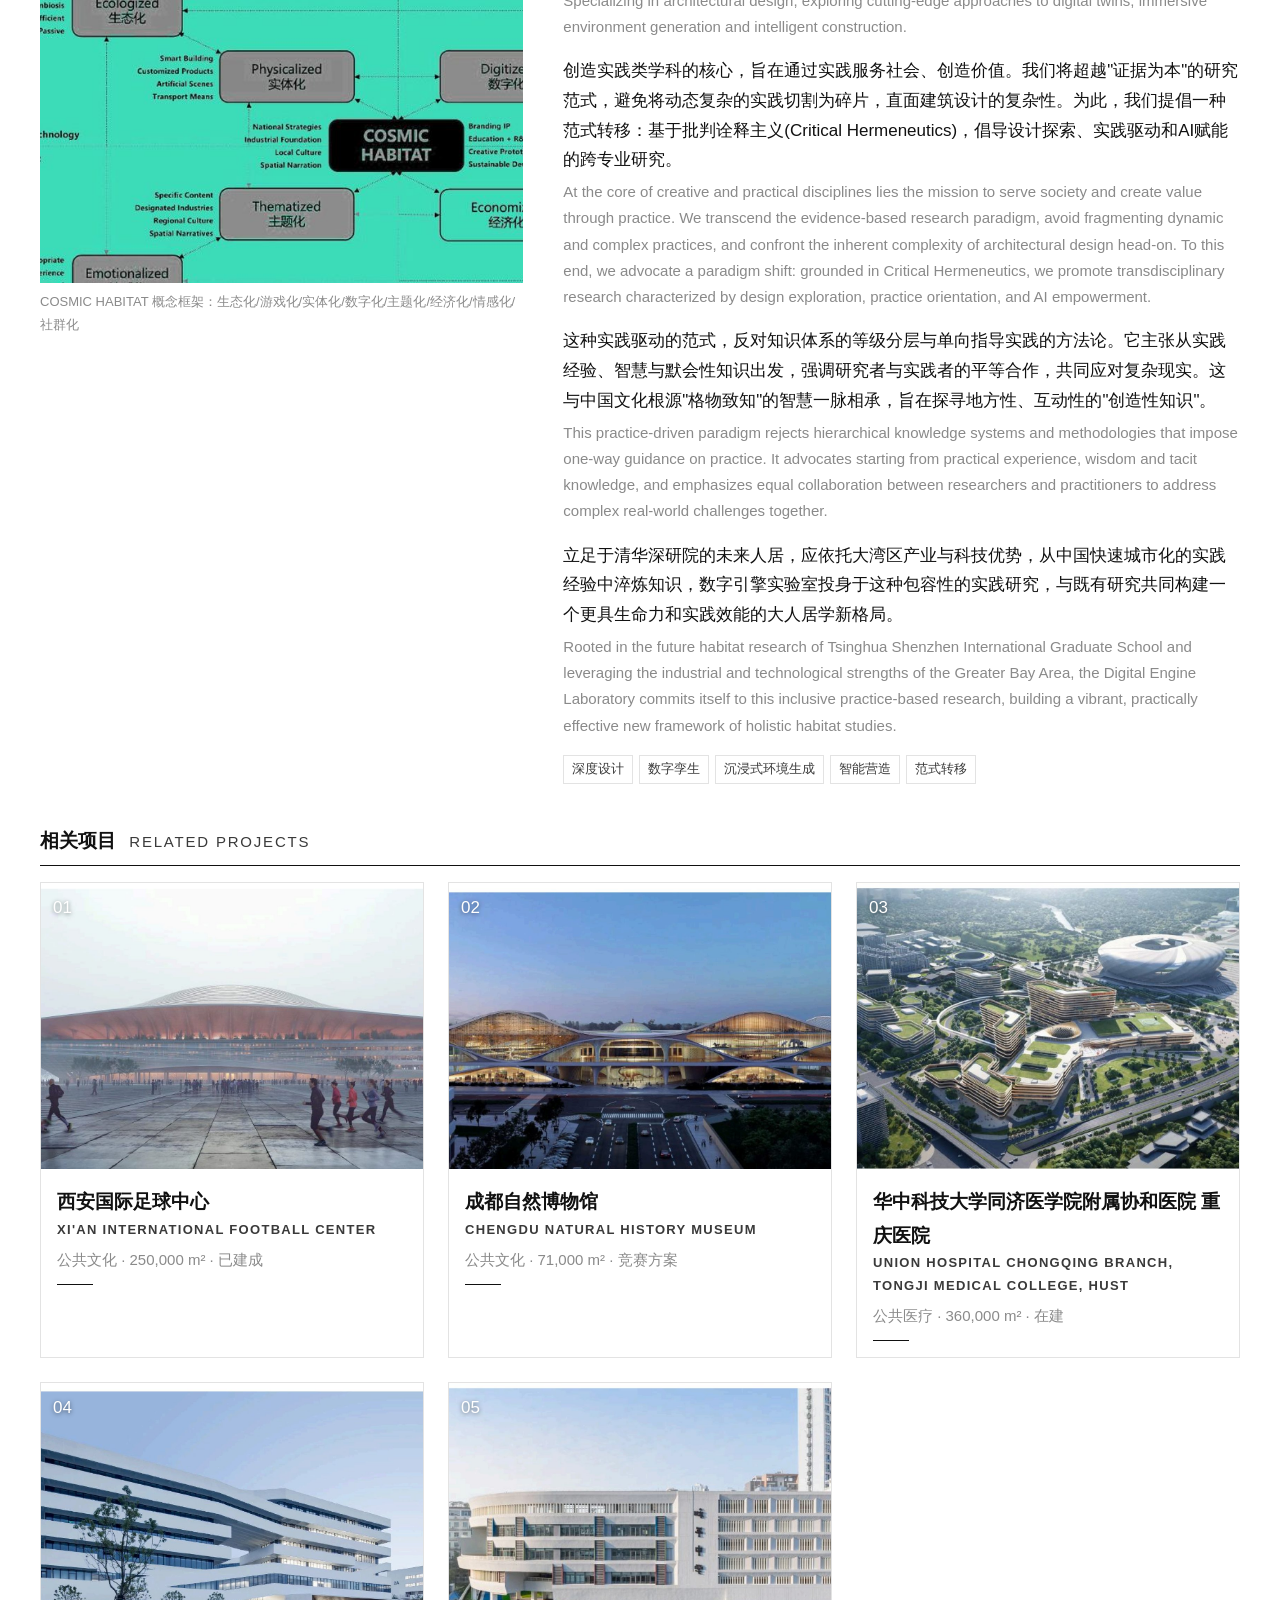
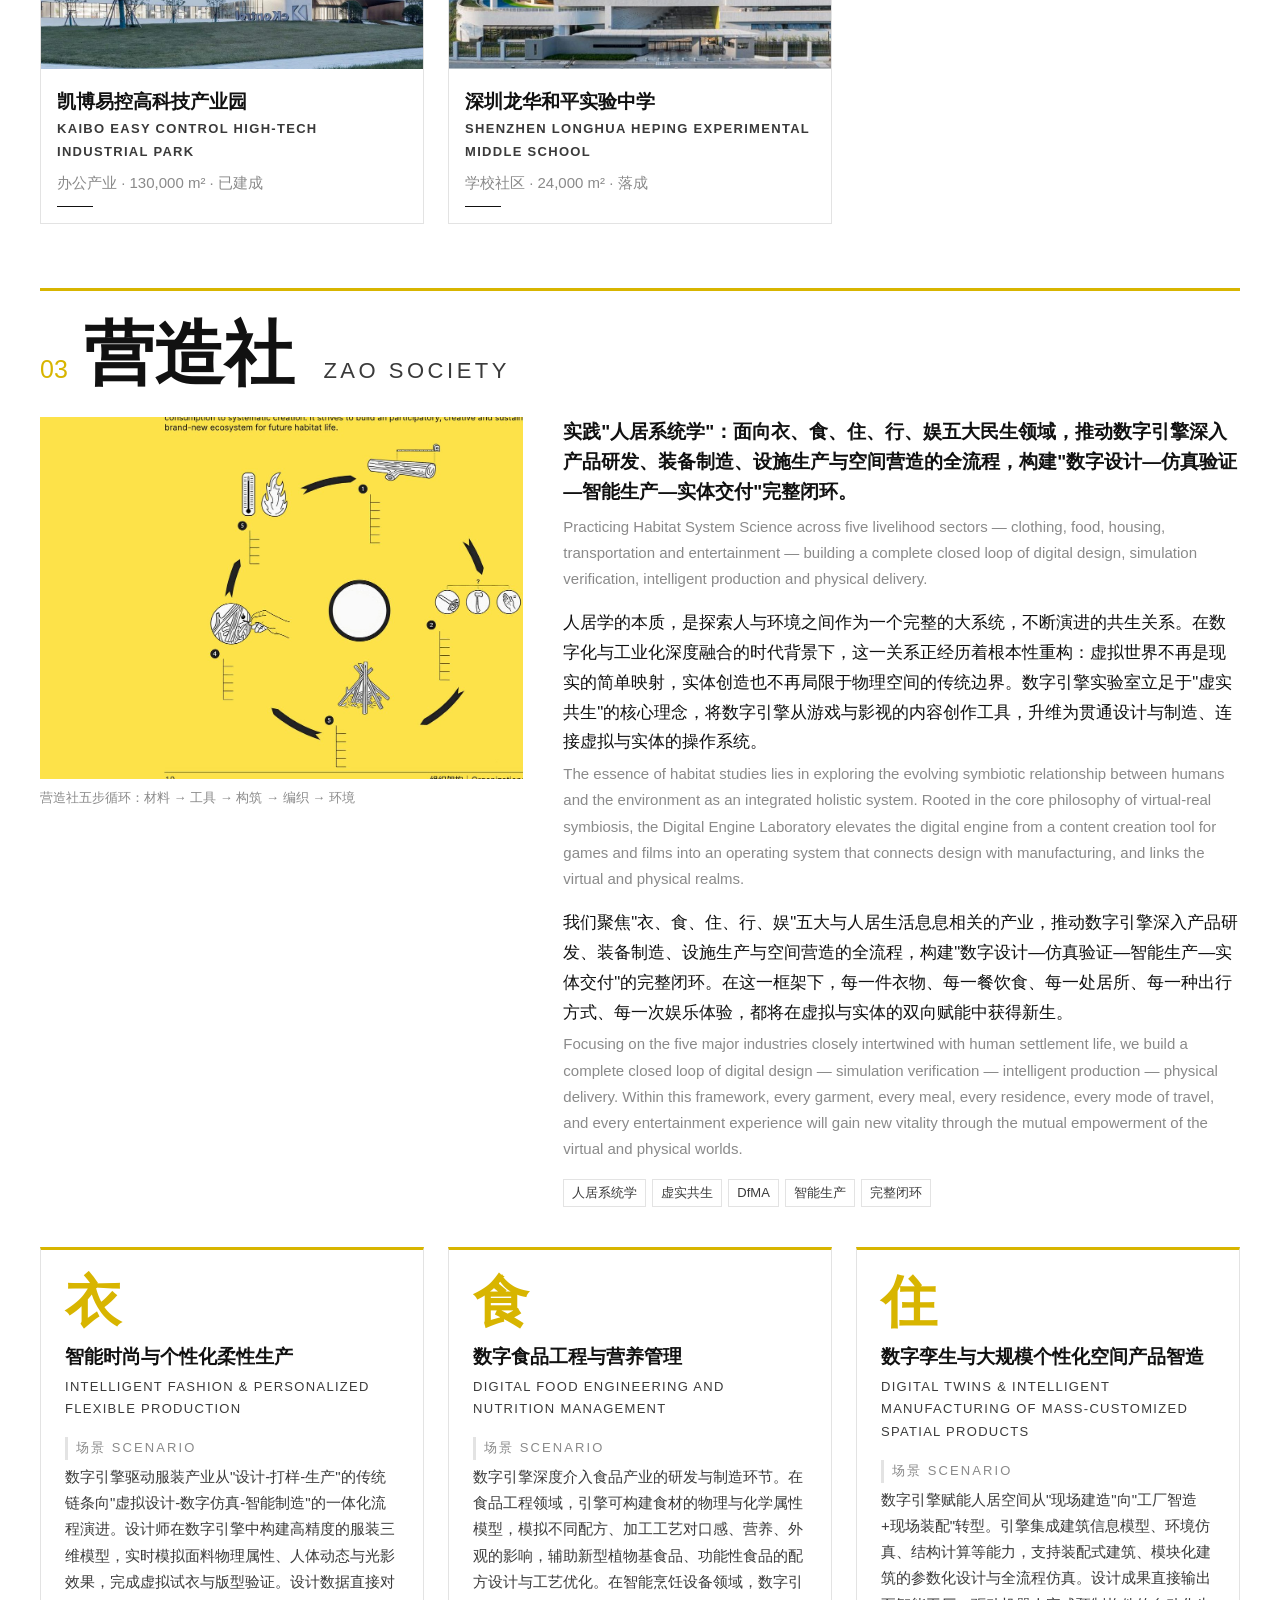
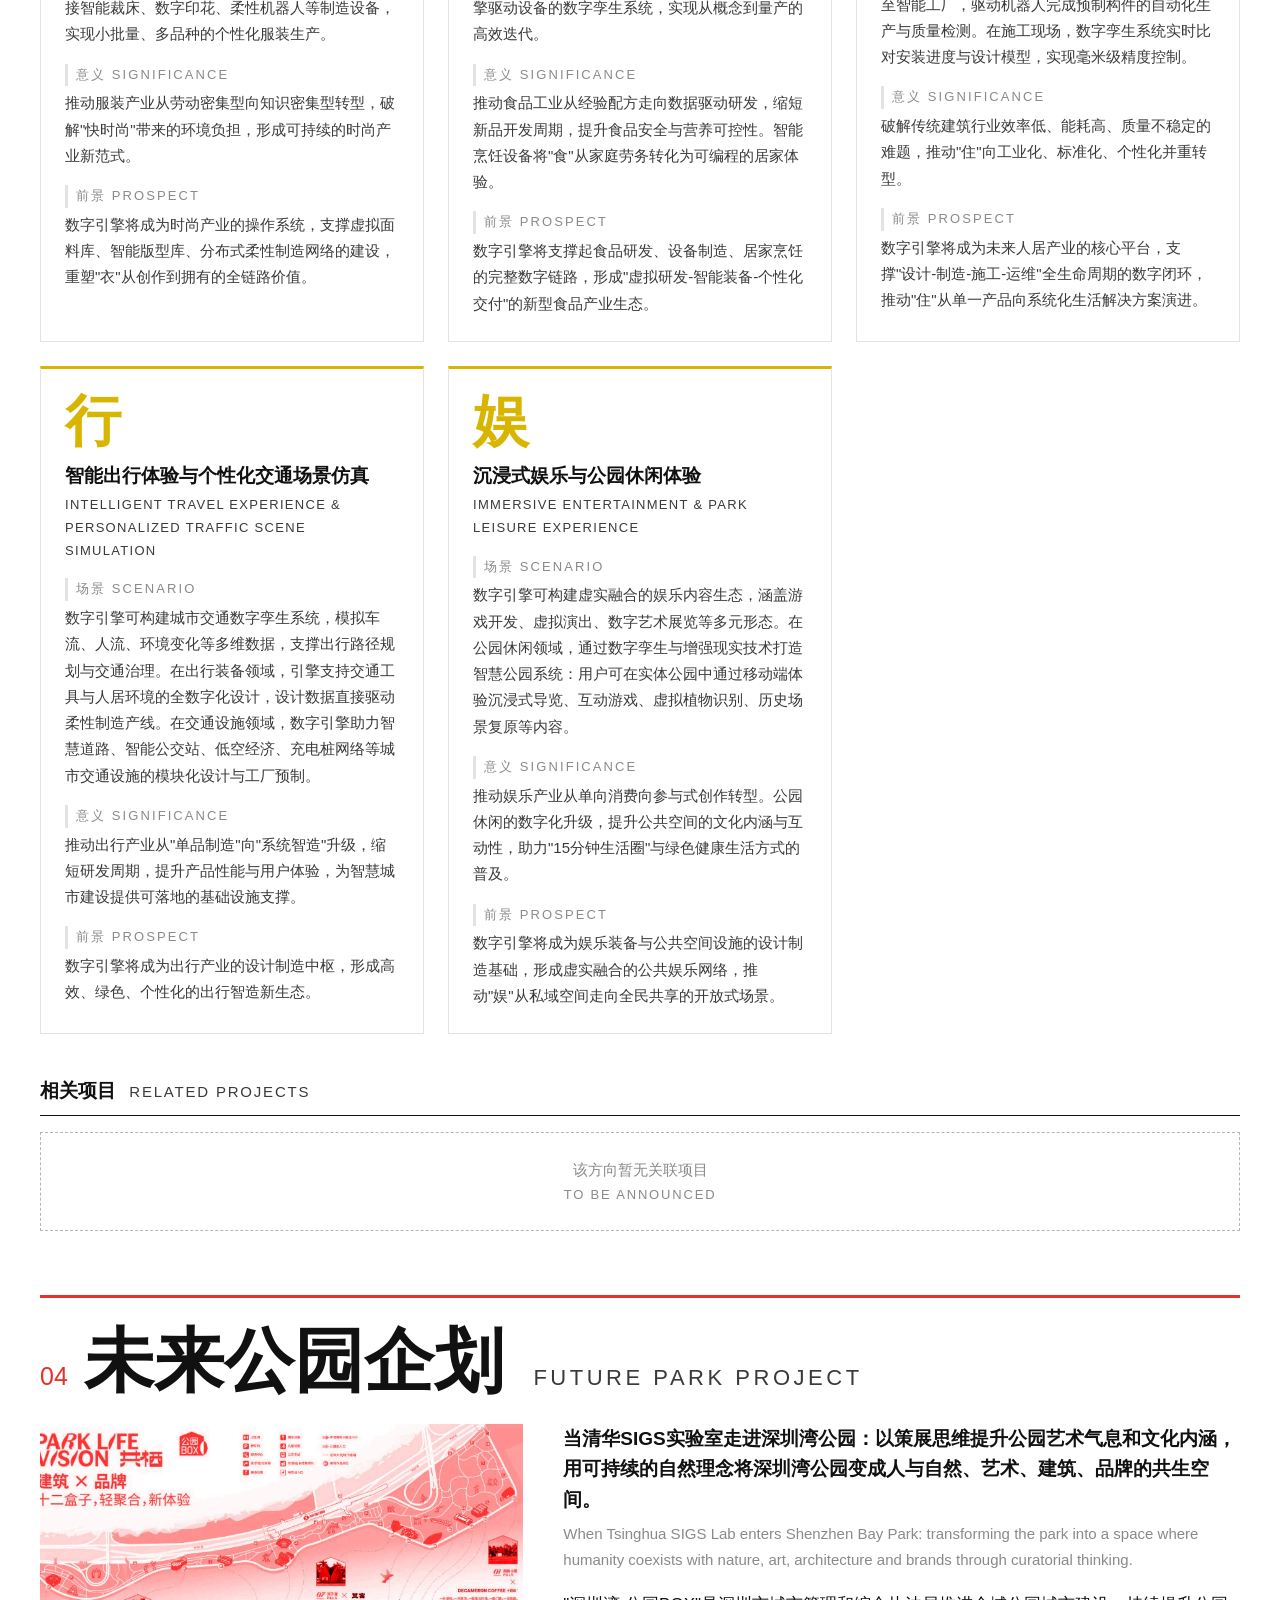
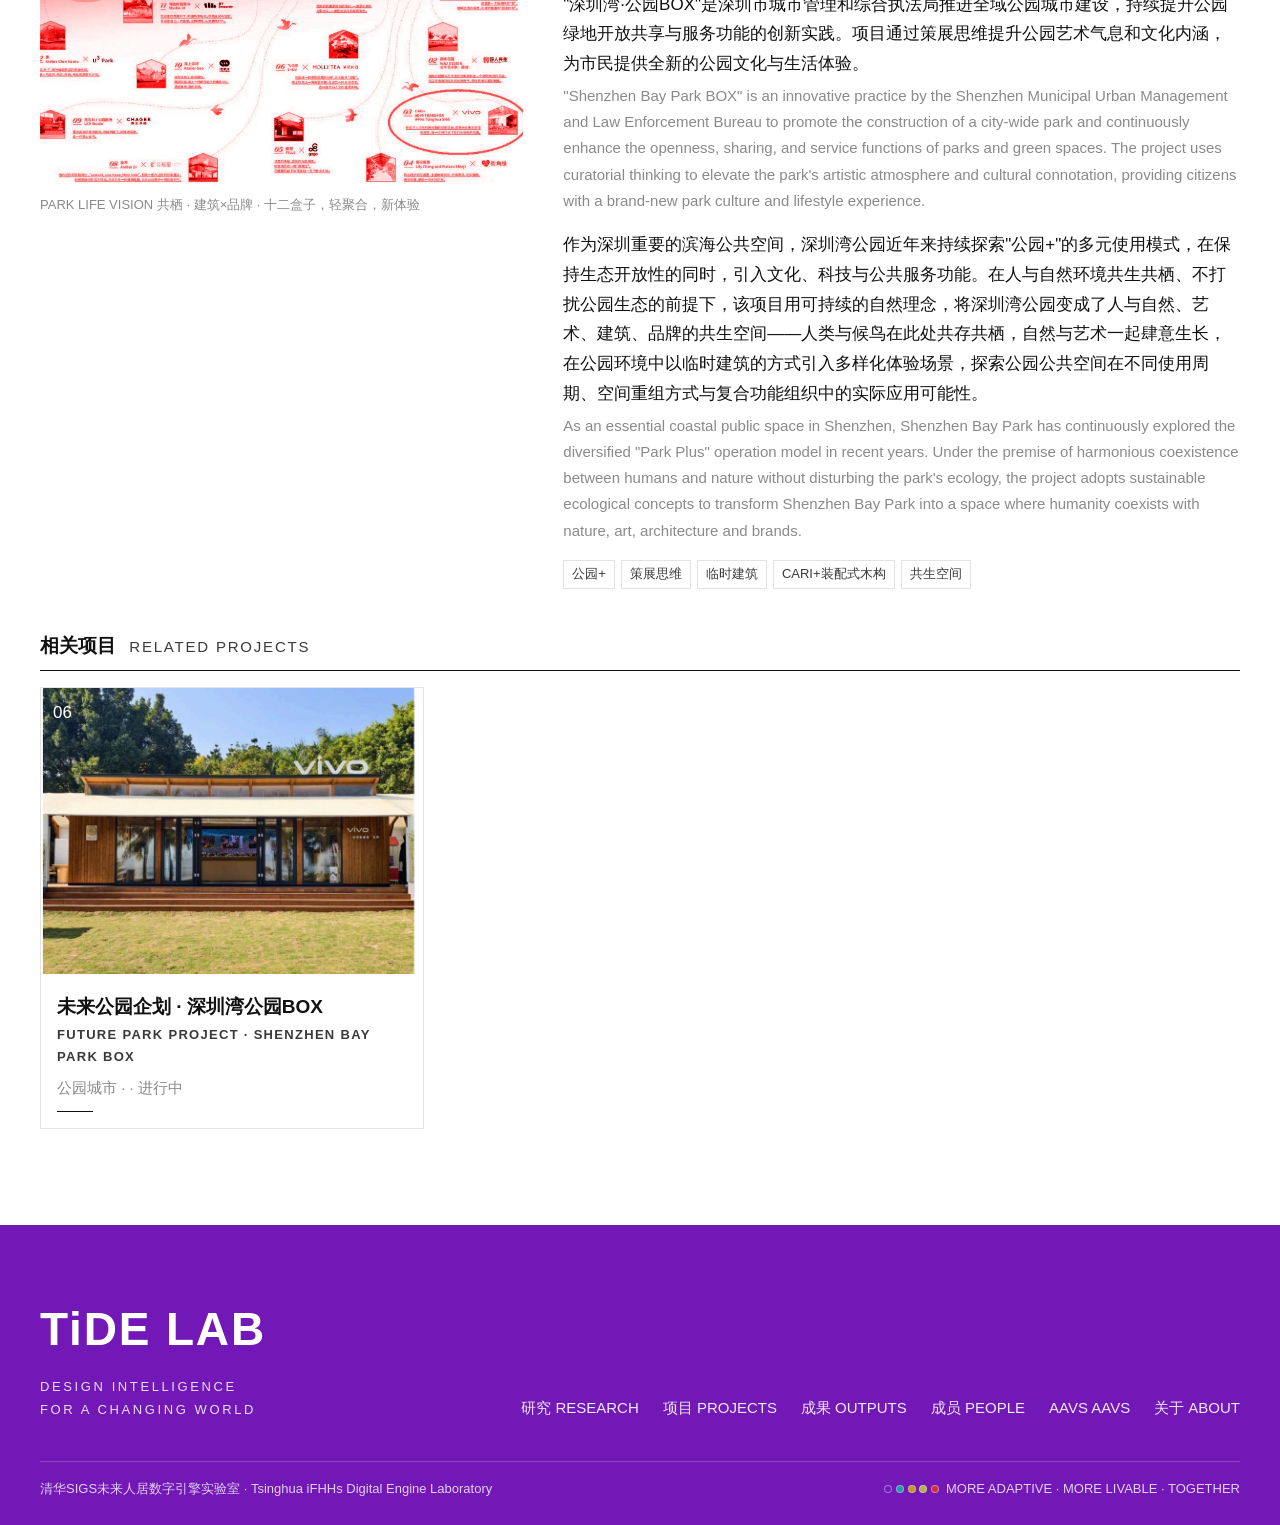
<file: research.html>
<!DOCTYPE html>
<html lang="zh-CN">
<head>
<meta charset="UTF-8">
<meta name="viewport" content="width=device-width, initial-scale=1.0">
<title>研究 RESEARCH · TiDE Lab</title>
<link rel="stylesheet" href="assets/css/tokens.css?v=20261029c">
<link rel="stylesheet" href="assets/css/base.css?v=20261029c">
<style>
  /* 页面特有布局（仅用 var(--*) 令牌，方向强调色由数据 r.color 内联注入） */
  .page-head { padding: var(--sp-5) 0 0; }
  .page-head h1 { font-size: var(--fs-h1); font-weight: 900; line-height: 1.1; }
  .page-head h1 .en { font-weight: 300; color: var(--ink-2); letter-spacing: .14em; margin-left: 10px; }
  .page-head .lead { max-width: 860px; margin-top: var(--sp-3); }
  .page-head .lead-en { color: var(--gray); font-size: var(--fs-small); margin-top: 6px; max-width: 860px; }
  .toc { display: flex; flex-wrap: wrap; gap: 10px; margin-top: var(--sp-3); }
  .toc a {
    display: inline-flex; align-items: center; gap: 8px;
    border: 1px solid var(--line); padding: 6px 14px;
    font-size: var(--fs-small); font-weight: 700;
  }
  .toc a:hover { border-color: var(--ink); }

  .dir-sec { border-top: 3px solid var(--ink); margin-top: var(--sp-5); padding-top: var(--sp-3); }
  .dir-head { display: flex; align-items: baseline; gap: var(--sp-2); }
  .dir-num { font-family: var(--font-en); font-size: var(--fs-h2); }
  .dir-head h2 { font-size: var(--fs-h1); font-weight: 900; line-height: 1.1; }
  .dir-head h2 .en {
    font-family: "Helvetica Neue", Arial, sans-serif; font-weight: 300;
    font-size: clamp(14px, 1.8vw, 22px); color: var(--ink-2);
    letter-spacing: .16em; text-transform: uppercase; margin-left: 10px;
  }
  .dir-grid { display: grid; grid-template-columns: minmax(0, 5fr) minmax(0, 7fr); gap: var(--sp-4); margin-top: var(--sp-3); }
  .dir-grid figure { margin: 0; }
  .dir-grid figure img { width: 100%; aspect-ratio: 4/3; object-fit: cover; }
  .dir-grid figcaption { font-size: var(--fs-tiny); color: var(--gray); margin-top: 8px; }
  .dir-summary { font-size: var(--fs-h3); font-weight: 700; line-height: 1.6; }
  .dir-summary-en { color: var(--gray); font-size: var(--fs-small); margin-top: 6px; }
  .dir-body { margin-top: var(--sp-2); }
  .dir-body p { margin-bottom: 4px; }
  .dir-body .p-en { color: var(--gray); font-size: var(--fs-small); margin-bottom: var(--sp-2); }
  .dir-tags { display: flex; flex-wrap: wrap; gap: 6px; margin-top: var(--sp-2); }

  .sub-grid { margin-top: var(--sp-4); }
  .sub-card { border: 1px solid var(--line); padding: var(--sp-3); background: var(--bg); }
  .sub-card .glyph { font-size: 56px; font-weight: 900; line-height: 1; font-family: var(--font-zh); }
  .sub-card .sub-title { font-weight: 900; font-size: var(--fs-h3); margin-top: 10px; }
  .sub-card .sub-title-en {
    font-family: "Helvetica Neue", Arial, sans-serif; font-size: var(--fs-tiny);
    letter-spacing: .1em; text-transform: uppercase; color: var(--ink-2); margin-top: 2px;
  }
  .sub-card .sub-blk { margin-top: var(--sp-2); }
  .sub-card .sub-k {
    font-size: var(--fs-tiny); letter-spacing: .16em; color: var(--gray);
    text-transform: uppercase; border-left: 3px solid var(--line); padding-left: 8px;
  }
  .sub-card .sub-v { font-size: var(--fs-small); color: var(--ink-2); margin-top: 4px; }

  .rel-projs { margin-top: var(--sp-4); }
  .rel-projs > h3 {
    font-size: var(--fs-h3); font-weight: 900;
    border-bottom: 1px solid var(--ink); padding-bottom: 8px; margin-bottom: var(--sp-2);
  }
  .rel-projs > h3 .en { font-weight: 300; color: var(--ink-2); letter-spacing: .12em; margin-left: 8px; font-size: var(--fs-small); }

  @media (max-width: 1080px) {
    .dir-grid { grid-template-columns: 1fr; }
  }
</style>
</head>
<body data-page="research">
<div id="tide-nav"></div>

<header class="wrap page-head">
  <h1>研究 <span class="en">RESEARCH</span></h1>
  <p class="lead" id="philo-zh"></p>
  <p class="lead-en en" id="philo-en"></p>
  <div class="toc" id="toc"></div>
</header>

<main class="wrap" id="dirs"></main>

<div id="tide-footer"></div>

<script src="data/site.js?v=20261029c"></script>
<script src="data/research.js?v=20261029c"></script>
<script src="data/projects.js?v=20261029c"></script>
<script src="assets/js/ui.js?v=20261029c"></script>
<script>
(function () {
  var U = TIDE_UI, S = TIDE_SITE;

  /* 页面头导语 + 锚点目录 */
  document.getElementById("philo-zh").textContent = S.philosophyZh;
  document.getElementById("philo-en").textContent = S.philosophyEn;
  document.getElementById("toc").innerHTML = TIDE_RESEARCH.map(function (r) {
    return '<a href="#' + r.key + '"><span class="dot" style="background:' + r.color + '"></span>' +
      r.num + ' ' + r.zh + '</a>';
  }).join("");

  /* 四大方向分节 */
  document.getElementById("dirs").innerHTML = TIDE_RESEARCH.map(function (r) {
    var html = '<section class="dir-sec" id="' + r.key + '" style="border-color:' + r.color + '">';

    /* 编号 + 中英文名 */
    html += '<div class="dir-head"><span class="dir-num" style="color:' + r.color + '">' + r.num + '</span>' +
      '<h2>' + r.zh + ' <span class="en">' + r.en + '</span></h2></div>';

    /* 图文区：配图（图注必填） + 简介/正文/关键词 */
    html += '<div class="dir-grid"><figure>' + U.img(r.image, r.zh) +
      '<figcaption>' + r.imageCaption + '</figcaption></figure><div>';

    html += '<div class="dir-summary">' + r.summaryZh + '</div>' +
      '<div class="dir-summary-en en">' + r.summaryEn + '</div>';

    html += '<div class="dir-body">';
    var n = Math.max(r.bodyZh.length, r.bodyEn.length);
    for (var i = 0; i < n; i++) {
      if (r.bodyZh[i]) html += '<p>' + r.bodyZh[i] + '</p>';
      if (r.bodyEn[i]) html += '<p class="p-en en">' + r.bodyEn[i] + '</p>';
    }
    html += '</div>';

    html += '<div class="dir-tags">' + r.keywords.map(function (k) {
      return '<span class="tag">' + k + '</span>';
    }).join("") + '</div>';

    html += '</div></div>';

    /* 营造社：衣食住行娱五大子方向 */
    if (r.subDirections && r.subDirections.length) {
      html += '<div class="sub-grid"><div class="grid c3">' + r.subDirections.map(function (s) {
        return '<div class="sub-card" style="border-top:3px solid ' + r.color + '">' +
          '<div class="glyph" style="color:' + r.color + '">' + s.glyph + '</div>' +
          '<div class="sub-title">' + s.zh + '</div>' +
          '<div class="sub-title-en">' + s.en + '</div>' +
          '<div class="sub-blk"><div class="sub-k">场景 Scenario</div><div class="sub-v">' + s.scenarioZh + '</div></div>' +
          '<div class="sub-blk"><div class="sub-k">意义 Significance</div><div class="sub-v">' + s.meaningZh + '</div></div>' +
          '<div class="sub-blk"><div class="sub-k">前景 Prospect</div><div class="sub-v">' + s.prospectZh + '</div></div>' +
          '</div>';
      }).join("") + '</div></div>';
    }

    /* 相关项目：按 studio 字段匹配方向 key */
    var projs = TIDE_PROJECTS.filter(function (p) { return p.studio === r.key; });
    html += '<div class="rel-projs"><h3>相关项目 <span class="en">RELATED PROJECTS</span></h3>';
    html += projs.length
      ? '<div class="grid c3">' + projs.map(U.projectCard).join("") + '</div>'
      : U.placeholder("该方向暂无关联项目");
    html += '</div>';

    return html + '</section>';
  }).join("");
})();
</script>
</body>
</html>
</file>
<file: assets/css/tokens.css>
/* TiDE Lab 设计令牌 —— 全站唯一色板/字号/间距来源
 * 品牌裁决（团队PRD C-10）：TiDE 紫 + 章节五色点；克制原则：禁渐变/霓虹/粒子特效。
 * 修改颜色只允许改这里，页面与组件一律使用 var(--*)。
 */
:root {
  /* 品牌色 */
  --tide-purple: #7118B6;
  --tide-purple-dark: #4E0E84;
  --tide-teal: #14B8A6;
  --tide-yellow: #D8B500;
  --tide-lime: #C6D92E;
  --tide-orange: #FF7417;   /* AAVS 品牌橙 */
  --tide-red: #E63229;      /* 未来公园章节红 */
  --tide-green: #1FA97A;    /* iDEA 章节绿 */

  /* 中性色 */
  --ink: #111111;
  --ink-2: #3a3a3a;
  --gray: #8a8a8a;
  --gray-2: #b5b5b5;
  --line: #e3e3e3;
  --bg: #ffffff;
  --bg-soft: #f6f6f6;
  --bg-dark: #141414;

  /* 字号阶（2026-09-18 全站上调一至两号，层级比例不变） */
  --fs-hero: clamp(74px, 12vw, 188px);
  --fs-h1: clamp(42px, 5.5vw, 74px);
  --fs-h2: 25px;
  --fs-h3: 19px;
  --fs-body: 17px;
  --fs-small: 15px;
  --fs-tiny: 13px;

  /* 间距阶 */
  --sp-1: 8px;
  --sp-2: 16px;
  --sp-3: 24px;
  --sp-4: 40px;
  --sp-5: 64px;
  --sp-6: 96px;

  /* 布局 */
  --maxw: 1280px;
  --rail-w: 88px;           /* 详情页左侧竖排 TiDE LAB 栏宽 */
  --radius: 0px;            /* 克制原则：直角 */
  --shadow: 0 2px 12px rgba(0,0,0,.06);

  /* 字体（离线可用，不用网络字体） */
  --font-en: "Arial Black", "Helvetica Neue", Arial, sans-serif;
  --font-zh: "Microsoft YaHei", "PingFang SC", "Source Han Sans SC", sans-serif;
  --font-mono: "Consolas", "Courier New", monospace;
}
</file>
<file: assets/css/base.css>
/* TiDE Lab 基础样式与组件库 —— 冻结共享层
 * 所有页面共用。新增组件只允许追加，不允许修改既有类名。
 * 设计基准：网站UI参考_by陈诗霖/01-tide-homepage.png、02-tide-project-detail.png
 */

* { margin: 0; padding: 0; box-sizing: border-box; }
html { scroll-behavior: smooth; }
body {
  font-family: var(--font-zh);
  font-size: var(--fs-body);
  color: var(--ink);
  background: var(--bg);
  line-height: 1.75;
  -webkit-font-smoothing: antialiased;
}
img { display: block; max-width: 100%; }
a { color: inherit; text-decoration: none; }
.en { font-family: "Helvetica Neue", Arial, sans-serif; }

.wrap { max-width: var(--maxw); margin: 0 auto; padding: 0 var(--sp-4); }
.wrap-wide { max-width: 1560px; margin: 0 auto; padding: 0 var(--sp-3); }

/* ===== 顶部导航（参考图首页顶栏） ===== */
.topnav {
  display: flex; align-items: center; justify-content: space-between;
  padding: 18px var(--sp-4);
  max-width: 1560px; margin: 0 auto;
  border-bottom: 1px solid var(--line);
  position: sticky; top: 0; background: var(--bg); z-index: 100;
}
.topnav .brand { font-family: var(--font-en); font-weight: 900; font-size: 23px; letter-spacing: .06em; }
.topnav .brand em { font-style: normal; color: var(--tide-purple); }
.topnav ul { display: flex; gap: var(--sp-4); list-style: none; align-items: center; }
.topnav ul a {
  font-size: var(--fs-small); font-weight: 700; letter-spacing: .04em;
  display: inline-flex; align-items: center; gap: 6px; color: var(--ink-2);
}
.topnav ul a:hover, .topnav ul a.active { color: var(--ink); }
.topnav ul a.active { box-shadow: inset 0 -2px 0 var(--tide-purple); }
.dot { width: 8px; height: 8px; border-radius: 50%; display: inline-block; flex: none; }
.dot.purple { background: var(--tide-purple); } .dot.teal { background: var(--tide-teal); }
.dot.yellow { background: var(--tide-yellow); } .dot.lime { background: var(--tide-lime); }
.dot.orange { background: var(--tide-orange); } .dot.red { background: var(--tide-red); }
.dot.green { background: var(--tide-green); }
.topnav .menu-btn { display: none; }

/* ===== 巨型标题字（TiDE LAB） ===== */
.mega {
  font-family: var(--font-en); font-weight: 900;
  font-size: var(--fs-hero); line-height: .92; letter-spacing: -.01em;
  color: var(--ink);
}
.mega .accent { color: var(--tide-purple); }

/* ===== 章节标题（研究 RESEARCH ———— tagline●） ===== */
.sec-head {
  display: flex; align-items: baseline; gap: var(--sp-2);
  margin: var(--sp-6) 0 var(--sp-3);
}
.sec-head h2 { font-size: var(--fs-h2); font-weight: 900; white-space: nowrap; }
.sec-head h2 .en { font-weight: 300; color: var(--ink-2); letter-spacing: .12em; margin-left: 8px; }
.sec-head .rule { flex: 1; height: 1px; background: var(--ink); align-self: center; }
.sec-head .tagline {
  font-size: var(--fs-tiny); color: var(--ink-2); letter-spacing: .14em;
  text-transform: uppercase; white-space: nowrap; display: inline-flex; align-items: center; gap: 8px;
}

/* ===== 卡片网格 ===== */
.grid { display: grid; gap: var(--sp-3); }
.grid.c4 { grid-template-columns: repeat(4, 1fr); }
.grid.c3 { grid-template-columns: repeat(3, 1fr); }
.grid.c2 { grid-template-columns: repeat(2, 1fr); }

.card { display: block; border: 1px solid var(--line); background: var(--bg); transition: box-shadow .2s; }
.card:hover { box-shadow: var(--shadow); }
.card .thumb { aspect-ratio: 4/3; overflow: hidden; background: var(--bg-soft); position: relative; }
.card .thumb img { width: 100%; height: 100%; object-fit: cover; transition: transform .35s; }
.card:hover .thumb img { transform: scale(1.04); }
.card .thumb .num {
  position: absolute; top: 10px; left: 12px; font-family: var(--font-en);
  font-size: 17px; color: #fff; text-shadow: 0 1px 4px rgba(0,0,0,.5);
}
.card .body { padding: var(--sp-2); }
.card .title { font-weight: 900; font-size: var(--fs-h3); }
.card .title-en {
  font-family: "Helvetica Neue", Arial, sans-serif; font-weight: 700;
  font-size: var(--fs-tiny); letter-spacing: .1em; text-transform: uppercase; color: var(--ink-2);
}
.card .desc { font-size: var(--fs-small); color: var(--gray); margin-top: 6px;
  display: -webkit-box; -webkit-line-clamp: 2; -webkit-box-orient: vertical; overflow: hidden; }
.card .under { height: 1px; background: var(--ink); width: 36px; margin-top: 10px; }

/* ===== 首页英雄区 ===== */
.hero { position: relative; padding: var(--sp-4) 0 var(--sp-5); }
.hero-grid { display: grid; grid-template-columns: minmax(0, 5fr) minmax(0, 7fr); gap: var(--sp-4); align-items: end; }
.hero-mission { margin-top: var(--sp-3); }
.hero-mission h1 { font-size: clamp(22px, 2.6vw, 34px); font-weight: 900; }
.hero-mission .en { font-size: clamp(13px, 1.4vw, 18px); color: var(--gray); letter-spacing: .18em; font-weight: 300; }
.hero-side-note {
  font-size: var(--fs-tiny); letter-spacing: .22em; color: var(--ink-2);
  text-transform: uppercase; line-height: 2;
}
.hero-figure { position: relative; }
.hero-figure img { width: 100%; aspect-ratio: 16/9; object-fit: cover; }
.hero-figure figcaption { font-size: var(--fs-tiny); color: var(--gray); margin-top: 8px; }
.hero-dots { display: flex; gap: 10px; margin-top: var(--sp-3); }
.hero-more {
  position: absolute; right: 0; bottom: -8px; font-family: var(--font-en);
  font-size: 18px; letter-spacing: .1em;
}
.hero-more:hover { color: var(--tide-purple); }

/* ===== 面包屑（参考图详情页） ===== */
.crumbs { font-size: var(--fs-small); color: var(--gray); padding: var(--sp-2) 0 0; }
.crumbs a { color: var(--ink-2); } .crumbs a:hover { color: var(--tide-purple); }
.crumbs .sep { margin: 0 8px; color: var(--gray-2); }
.crumbs .cur { color: var(--tide-purple); }

/* ===== 详情页骨架：左竖栏 + 主区 ===== */
.detail { display: grid; grid-template-columns: var(--rail-w) minmax(0, 1fr); }
.rail {
  border-right: 1px solid var(--line); position: relative; min-height: 60vh;
}
.rail .vertical {
  position: sticky; top: 90px;
  writing-mode: vertical-rl; transform: rotate(180deg);
  font-family: var(--font-en); font-weight: 900; font-size: 44px;
  color: var(--ink); opacity: .08; letter-spacing: .02em;
  margin: var(--sp-3) auto; user-select: none;
}
.detail-main { padding: 0 var(--sp-4) var(--sp-6); }

/* 详情页头：标签 + 序号 + 大标题 + 中英简介 + 元信息表 */
.detail-label {
  display: flex; justify-content: space-between; align-items: baseline;
  border-bottom: 2px solid var(--ink); padding-bottom: 8px; margin-top: var(--sp-2);
}
.detail-label .k { font-size: var(--fs-small); font-weight: 700; letter-spacing: .14em; text-transform: uppercase; }
.detail-label .i { font-family: var(--font-en); font-size: var(--fs-small); color: var(--gray); }
.detail-title { font-size: var(--fs-h1); font-weight: 900; line-height: 1.15; margin: var(--sp-3) 0 4px; }
.detail-title-en {
  font-family: "Helvetica Neue", Arial, sans-serif; font-size: clamp(15px, 2vw, 22px);
  letter-spacing: .16em; color: var(--ink-2); text-transform: uppercase; font-weight: 300;
}
.detail-lead { margin: var(--sp-3) 0; max-width: 720px; }
.detail-lead p { margin-bottom: var(--sp-2); }
.detail-lead .p-en { color: var(--gray); font-size: var(--fs-small); }

.meta-table {
  display: grid; grid-template-columns: repeat(4, 1fr); gap: var(--sp-2);
  border-top: 1px solid var(--line); border-bottom: 1px solid var(--line);
  padding: var(--sp-2) 0; margin: var(--sp-3) 0;
}
.meta-table .k { font-size: var(--fs-tiny); letter-spacing: .16em; color: var(--gray); text-transform: uppercase; }
.meta-table .v { font-weight: 700; font-size: var(--fs-small); margin-top: 4px; }
.meta-table .v .dot { margin-right: 6px; }

/* 内容分节（研究问题 RESEARCH QUESTION 风格） */
.blk { margin-top: var(--sp-5); }
.blk > h3 {
  font-size: var(--fs-h3); font-weight: 900;
  border-bottom: 1px solid var(--ink); padding-bottom: 8px; margin-bottom: var(--sp-2);
}
.blk > h3 .en { font-weight: 300; color: var(--ink-2); letter-spacing: .12em; margin-left: 8px; font-size: var(--fs-small); }
.blk .cols { display: grid; grid-template-columns: 1fr 1fr; gap: var(--sp-3); }
.blk figure { margin: var(--sp-2) 0; }
.blk figcaption { font-size: var(--fs-tiny); color: var(--gray); margin-top: 6px; }

/* 列表行（相关成果/论文等） */
.rowitem {
  display: flex; justify-content: space-between; align-items: center; gap: var(--sp-2);
  padding: var(--sp-2) 0; border-bottom: 1px solid var(--line);
}
.rowitem:hover { background: var(--bg-soft); }
.rowitem .t { font-weight: 700; font-size: var(--fs-small); }
.rowitem .s { font-size: var(--fs-tiny); color: var(--gray); }
.rowitem .arrow { font-family: var(--font-en); color: var(--gray-2); }

/* 成员卡片 */
.person { border: 1px solid var(--line); background: var(--bg); }
.person .photo { aspect-ratio: 3/4; background: var(--bg-soft); overflow: hidden; }
.person .photo img { width: 100%; height: 100%; object-fit: cover; }
.person .body { padding: var(--sp-2); }
.person .name { font-weight: 900; font-size: var(--fs-h3); }
.person .name-en { font-size: var(--fs-tiny); letter-spacing: .1em; color: var(--gray); text-transform: uppercase; }
.person .focus { font-size: var(--fs-small); color: var(--ink-2); margin-top: 6px;
  display: -webkit-box; -webkit-line-clamp: 2; -webkit-box-orient: vertical; overflow: hidden; }
.person .tags { display: flex; flex-wrap: wrap; gap: 6px; margin-top: 8px; }
.tag {
  font-size: var(--fs-tiny); border: 1px solid var(--line); padding: 2px 8px;
  color: var(--ink-2); background: var(--bg);
}
.photo-empty {
  width: 100%; height: 100%; display: flex; align-items: center; justify-content: center;
  font-family: var(--font-en); font-size: 40px; color: var(--gray-2); background: var(--bg-soft);
}

/* 占位（暂无信息） */
.placeholder {
  border: 1px dashed var(--gray-2); color: var(--gray);
  padding: var(--sp-3); font-size: var(--fs-small); text-align: center;
}
.placeholder .en { letter-spacing: .14em; text-transform: uppercase; font-size: var(--fs-tiny); }

/* 提示条（DEMO/公告） */
.notice {
  border-left: 3px solid var(--tide-purple); background: var(--bg-soft);
  padding: var(--sp-2) var(--sp-3); font-size: var(--fs-small); color: var(--ink-2);
}

/* 按钮/大链接 */
.biglink {
  display: inline-flex; align-items: center; gap: 10px;
  font-family: var(--font-en); letter-spacing: .08em; font-size: var(--fs-h3);
  border-bottom: 2px solid var(--ink); padding-bottom: 6px;
}
.biglink:hover { color: var(--tide-purple); border-color: var(--tide-purple); }
.btn {
  display: inline-block; background: var(--tide-purple); color: #fff;
  padding: 12px 28px; font-weight: 700; font-size: var(--fs-small); letter-spacing: .06em;
}
.btn:hover { background: var(--tide-purple-dark); }
.btn.ghost { background: transparent; color: var(--ink); border: 1px solid var(--ink); }
.btn.ghost:hover { color: var(--tide-purple); border-color: var(--tide-purple); background: transparent; }
.btn.orange { background: var(--tide-orange); }

/* 筛选条 */
.filterbar { display: flex; flex-wrap: wrap; gap: 10px; margin: var(--sp-3) 0; }
.filterbar button {
  border: 1px solid var(--line); background: var(--bg); padding: 6px 16px;
  font-size: var(--fs-small); cursor: pointer; font-family: var(--font-zh);
}
.filterbar button.on { background: var(--ink); color: #fff; border-color: var(--ink); }

/* 页脚（参考图：紫底） */
.footer { background: var(--tide-purple); color: #fff; margin-top: var(--sp-6); }
.footer .inner { max-width: var(--maxw); margin: 0 auto; padding: var(--sp-5) var(--sp-4) var(--sp-3); }
.footer .f-brand { font-family: var(--font-en); font-weight: 900; font-size: 46px; letter-spacing: .04em; }
.footer .f-mission { font-size: var(--fs-tiny); letter-spacing: .2em; opacity: .85; margin-top: 6px; text-transform: uppercase; }
.footer .f-grid { display: flex; justify-content: space-between; align-items: flex-end; gap: var(--sp-4); flex-wrap: wrap; }
.footer .f-links { display: flex; gap: var(--sp-3); font-size: var(--fs-small); }
.footer .f-links a { opacity: .9; } .footer .f-links a:hover { opacity: 1; text-decoration: underline; }
.footer .f-bottom {
  border-top: 1px solid rgba(255,255,255,.25); margin-top: var(--sp-4); padding-top: var(--sp-2);
  display: flex; justify-content: space-between; align-items: center; font-size: var(--fs-tiny); opacity: .8; flex-wrap: wrap; gap: 8px;
}
.footer .dot { border: 1px solid rgba(255,255,255,.5); }

/* AAVS 品牌区（橙） */
.aavs-band { background: var(--tide-orange); color: #fff; }
.aavs-band .inner { max-width: var(--maxw); margin: 0 auto; padding: var(--sp-5) var(--sp-4); }

/* 响应式 */
@media (max-width: 1080px) {
  .grid.c4 { grid-template-columns: repeat(2, 1fr); }
  .grid.c3 { grid-template-columns: repeat(2, 1fr); }
  .hero-grid { grid-template-columns: 1fr; }
  .detail { grid-template-columns: 1fr; }
  .rail { display: none; }
  .meta-table { grid-template-columns: repeat(2, 1fr); }
}
@media (max-width: 640px) {
  .grid.c4, .grid.c3, .grid.c2 { grid-template-columns: 1fr; }
  .topnav ul { display: none; }
  .topnav .menu-btn { display: block; background: none; border: none; font-size: 24px; cursor: pointer; }
  .topnav ul.open { display: flex; position: absolute; top: 100%; right: 0; flex-direction: column;
    background: var(--bg); border: 1px solid var(--line); padding: var(--sp-2); gap: var(--sp-2); }
  .wrap { padding: 0 var(--sp-2); }
  .blk .cols { grid-template-columns: 1fr; }
}
</file>
<file: assets/css/news-carousel.css>
/* 要闻轮播组件（首页与 AAVS 副站共用）
 * 主题色经 --news-accent 注入：默认 TiDE 紫；AAVS 页覆盖为 var(--tide-orange)。
 * 硬约束：仅用 var(--*) 令牌；直角；禁渐变。
 */
.news-carousel {
  --news-accent: var(--tide-purple);
  position: relative; border: 1px solid var(--line); background: var(--bg); overflow: hidden;
}
.news-viewport { overflow: hidden; }
.news-track { display: flex; transition: transform .55s cubic-bezier(.22,.61,.36,1); will-change: transform; }
.news-track.no-anim { transition: none; }
.news-slide { flex: 0 0 100%; min-width: 0; }
.news-slide-inner { display: grid; grid-template-columns: 46% 1fr; height: 100%; }
.news-thumb { position: relative; aspect-ratio: 16/10; overflow: hidden; background: var(--bg-soft); }
.news-thumb img { width: 100%; height: 100%; object-fit: cover; transition: transform .4s; }
.news-slide-inner:hover .news-thumb img { transform: scale(1.03); }
.news-tag {
  position: absolute; left: 0; top: var(--sp-2); z-index: 1;
  background: var(--news-accent); color: var(--bg);
  font-size: var(--fs-tiny); font-weight: 700; letter-spacing: .06em; padding: 4px 12px;
}
.news-body { padding: var(--sp-4); display: flex; flex-direction: column; justify-content: center; gap: var(--sp-2); }
.news-date { font-family: var(--font-mono); font-size: var(--fs-tiny); color: var(--gray); letter-spacing: .14em; }
.news-title {
  font-weight: 900; font-size: clamp(19px, 2vw, 28px); line-height: 1.35;
  display: -webkit-box; -webkit-line-clamp: 2; -webkit-box-orient: vertical; overflow: hidden;
}
.news-slide-inner:hover .news-title { color: var(--news-accent); }
.news-summary {
  font-size: var(--fs-small); color: var(--gray);
  display: -webkit-box; -webkit-line-clamp: 3; -webkit-box-orient: vertical; overflow: hidden;
}
.news-more { font-family: var(--font-en); font-size: var(--fs-tiny); letter-spacing: .12em; color: var(--ink-2); margin-top: var(--sp-1); }
.news-arrow {
  position: absolute; top: 50%; transform: translateY(-50%); z-index: 2;
  width: 44px; height: 44px; border: 1px solid var(--line); background: var(--bg);
  font-size: 18px; cursor: pointer; color: var(--ink); font-family: var(--font-en);
}
.news-arrow:hover { background: var(--news-accent); border-color: var(--news-accent); color: var(--bg); }
.news-arrow.prev { left: var(--sp-2); }
.news-arrow.next { right: var(--sp-2); }
.news-dots { position: absolute; right: var(--sp-3); bottom: var(--sp-2); display: flex; gap: 8px; z-index: 2; }
.news-dot { width: 10px; height: 10px; border: 1px solid var(--gray-2); background: var(--bg); cursor: pointer; padding: 0; }
.news-dot.on { background: var(--news-accent); border-color: var(--news-accent); }

@media (max-width: 1080px) {
  .news-body { padding: var(--sp-3); }
}
@media (max-width: 640px) {
  .news-slide-inner { grid-template-columns: 1fr; }
  .news-thumb { aspect-ratio: 16/9; }
  .news-arrow { display: none; }
  .news-dots { position: static; justify-content: center; padding: var(--sp-1) 0 var(--sp-2); }
}
</file>
